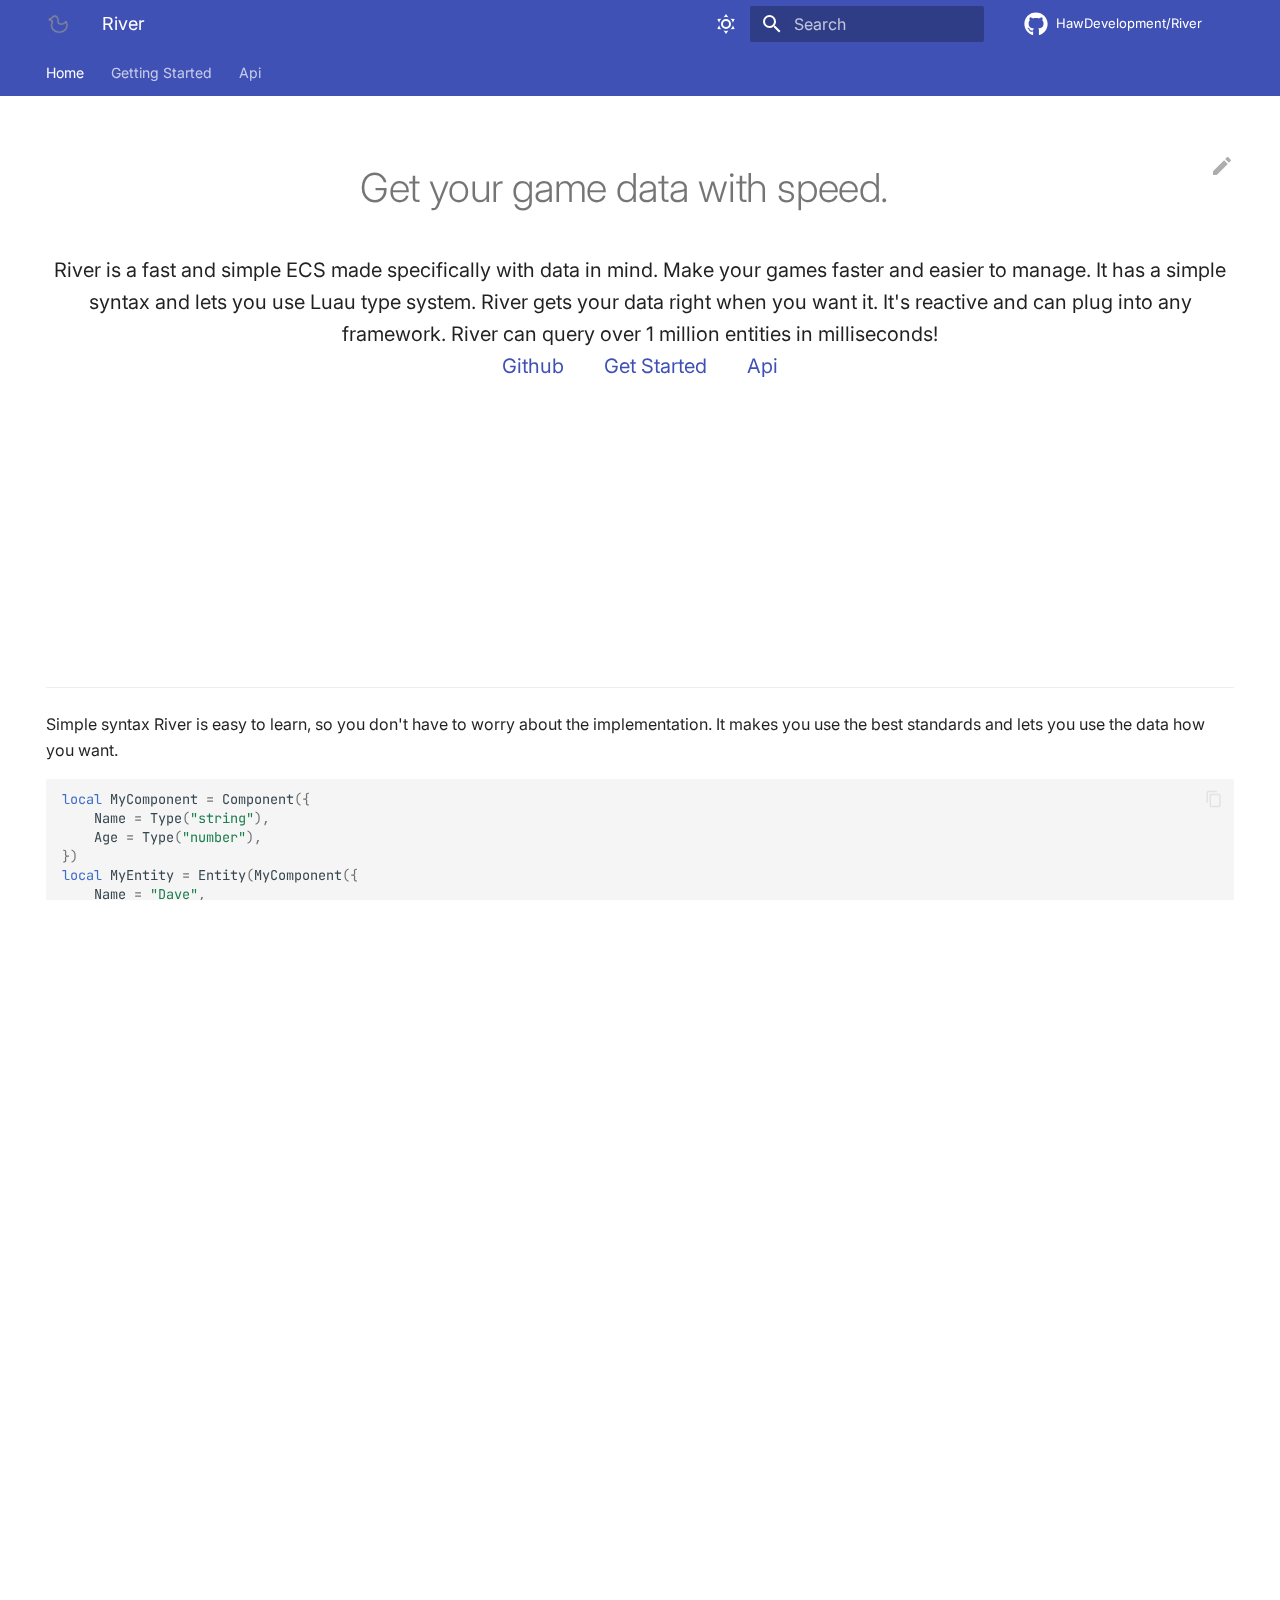
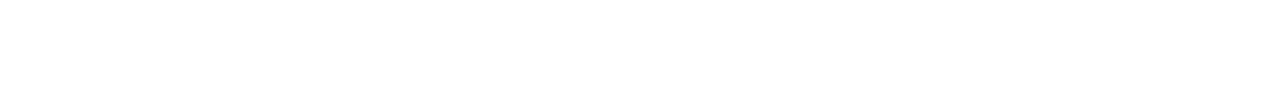
<file: index.html>
<!doctype html>
<html lang="en" class="no-js">
  <head>
    
      <meta charset="utf-8">
      <meta name="viewport" content="width=device-width,initial-scale=1">
      
      
      
      
        <link rel="canonical" href="https://HawDevelopment.github.io/River/">
      
      <link rel="icon" href="assets/FavIcon.png">
      <meta name="generator" content="mkdocs-1.2.2, mkdocs-material-7.3.3">
    
    
      
        <title>River</title>
      
    
    
      <link rel="stylesheet" href="assets/stylesheets/main.5143246d.min.css">
      
        
        <link rel="stylesheet" href="assets/stylesheets/palette.3f5d1f46.min.css">
        
      
    
    
    
      
        
        <link rel="preconnect" href="https://fonts.gstatic.com" crossorigin>
        <link rel="stylesheet" href="https://fonts.googleapis.com/css?family=Inter:300,400,400i,700%7CJetBrains+Mono&display=fallback">
        <style>:root{--md-text-font-family:"Inter";--md-code-font-family:"JetBrains Mono"}</style>
      
    
    
    
    
      


    
    
  </head>
  
  
    
    
      
    
    
    
    
    <body dir="ltr" data-md-color-scheme="slate" data-md-color-primary="" data-md-color-accent="">
  
    
    <script>function __prefix(e){return new URL(".",location).pathname+"."+e}function __get(e,t=localStorage){return JSON.parse(t.getItem(__prefix(e)))}</script>
    
      <script>var palette=__get("__palette");if(null!==palette&&"object"==typeof palette.color)for(var key in palette.color)document.body.setAttribute("data-md-color-"+key,palette.color[key])</script>
    
    <input class="md-toggle" data-md-toggle="drawer" type="checkbox" id="__drawer" autocomplete="off">
    <input class="md-toggle" data-md-toggle="search" type="checkbox" id="__search" autocomplete="off">
    <label class="md-overlay" for="__drawer"></label>
    <div data-md-component="skip">
      
        
        <a href="#are-you-ready" class="md-skip">
          Skip to content
        </a>
      
    </div>
    <div data-md-component="announce">
      
    </div>
    
      

<header class="md-header" data-md-component="header">
  <nav class="md-header__inner md-grid" aria-label="Header">
    <a href="." title="River" class="md-header__button md-logo" aria-label="River" data-md-component="logo">
      
  <img src="assets/Duck-2.png" alt="logo">

    </a>
    <label class="md-header__button md-icon" for="__drawer">
      <svg xmlns="http://www.w3.org/2000/svg" viewBox="0 0 24 24"><path d="M3 6h18v2H3V6m0 5h18v2H3v-2m0 5h18v2H3v-2z"/></svg>
    </label>
    <div class="md-header__title" data-md-component="header-title">
      <div class="md-header__ellipsis">
        <div class="md-header__topic">
          <span class="md-ellipsis">
            River
          </span>
        </div>
        <div class="md-header__topic" data-md-component="header-topic">
          <span class="md-ellipsis">
            
              Home
            
          </span>
        </div>
      </div>
    </div>
    
      <form class="md-header__option" data-md-component="palette">
        
          
          
          <input class="md-option" data-md-color-media="(prefers-color-scheme: dark)" data-md-color-scheme="slate" data-md-color-primary="" data-md-color-accent=""  aria-label="Switch to light mode"  type="radio" name="__palette" id="__palette_1">
          
            <label class="md-header__button md-icon" title="Switch to light mode" for="__palette_2" hidden>
              <svg xmlns="http://www.w3.org/2000/svg" viewBox="0 0 24 24"><path d="m17.75 4.09-2.53 1.94.91 3.06-2.63-1.81-2.63 1.81.91-3.06-2.53-1.94L12.44 4l1.06-3 1.06 3 3.19.09m3.5 6.91-1.64 1.25.59 1.98-1.7-1.17-1.7 1.17.59-1.98L15.75 11l2.06-.05L18.5 9l.69 1.95 2.06.05m-2.28 4.95c.83-.08 1.72 1.1 1.19 1.85-.32.45-.66.87-1.08 1.27C15.17 23 8.84 23 4.94 19.07c-3.91-3.9-3.91-10.24 0-14.14.4-.4.82-.76 1.27-1.08.75-.53 1.93.36 1.85 1.19-.27 2.86.69 5.83 2.89 8.02a9.96 9.96 0 0 0 8.02 2.89m-1.64 2.02a12.08 12.08 0 0 1-7.8-3.47c-2.17-2.19-3.33-5-3.49-7.82-2.81 3.14-2.7 7.96.31 10.98 3.02 3.01 7.84 3.12 10.98.31z"/></svg>
            </label>
          
        
          
          
          <input class="md-option" data-md-color-media="(prefers-color-scheme: light)" data-md-color-scheme="default" data-md-color-primary="" data-md-color-accent=""  aria-label="Switch to dark mode"  type="radio" name="__palette" id="__palette_2">
          
            <label class="md-header__button md-icon" title="Switch to dark mode" for="__palette_1" hidden>
              <svg xmlns="http://www.w3.org/2000/svg" viewBox="0 0 24 24"><path d="M12 7a5 5 0 0 1 5 5 5 5 0 0 1-5 5 5 5 0 0 1-5-5 5 5 0 0 1 5-5m0 2a3 3 0 0 0-3 3 3 3 0 0 0 3 3 3 3 0 0 0 3-3 3 3 0 0 0-3-3m0-7 2.39 3.42C13.65 5.15 12.84 5 12 5c-.84 0-1.65.15-2.39.42L12 2M3.34 7l4.16-.35A7.2 7.2 0 0 0 5.94 8.5c-.44.74-.69 1.5-.83 2.29L3.34 7m.02 10 1.76-3.77a7.131 7.131 0 0 0 2.38 4.14L3.36 17M20.65 7l-1.77 3.79a7.023 7.023 0 0 0-2.38-4.15l4.15.36m-.01 10-4.14.36c.59-.51 1.12-1.14 1.54-1.86.42-.73.69-1.5.83-2.29L20.64 17M12 22l-2.41-3.44c.74.27 1.55.44 2.41.44.82 0 1.63-.17 2.37-.44L12 22z"/></svg>
            </label>
          
        
      </form>
    
    
    
      <label class="md-header__button md-icon" for="__search">
        <svg xmlns="http://www.w3.org/2000/svg" viewBox="0 0 24 24"><path d="M9.5 3A6.5 6.5 0 0 1 16 9.5c0 1.61-.59 3.09-1.56 4.23l.27.27h.79l5 5-1.5 1.5-5-5v-.79l-.27-.27A6.516 6.516 0 0 1 9.5 16 6.5 6.5 0 0 1 3 9.5 6.5 6.5 0 0 1 9.5 3m0 2C7 5 5 7 5 9.5S7 14 9.5 14 14 12 14 9.5 12 5 9.5 5z"/></svg>
      </label>
      
<div class="md-search" data-md-component="search" role="dialog">
  <label class="md-search__overlay" for="__search"></label>
  <div class="md-search__inner" role="search">
    <form class="md-search__form" name="search">
      <input type="text" class="md-search__input" name="query" aria-label="Search" placeholder="Search" autocapitalize="off" autocorrect="off" autocomplete="off" spellcheck="false" data-md-component="search-query" required>
      <label class="md-search__icon md-icon" for="__search">
        <svg xmlns="http://www.w3.org/2000/svg" viewBox="0 0 24 24"><path d="M9.5 3A6.5 6.5 0 0 1 16 9.5c0 1.61-.59 3.09-1.56 4.23l.27.27h.79l5 5-1.5 1.5-5-5v-.79l-.27-.27A6.516 6.516 0 0 1 9.5 16 6.5 6.5 0 0 1 3 9.5 6.5 6.5 0 0 1 9.5 3m0 2C7 5 5 7 5 9.5S7 14 9.5 14 14 12 14 9.5 12 5 9.5 5z"/></svg>
        <svg xmlns="http://www.w3.org/2000/svg" viewBox="0 0 24 24"><path d="M20 11v2H8l5.5 5.5-1.42 1.42L4.16 12l7.92-7.92L13.5 5.5 8 11h12z"/></svg>
      </label>
      <nav class="md-search__options" aria-label="Search">
        
        <button type="reset" class="md-search__icon md-icon" aria-label="Clear" tabindex="-1">
          <svg xmlns="http://www.w3.org/2000/svg" viewBox="0 0 24 24"><path d="M19 6.41 17.59 5 12 10.59 6.41 5 5 6.41 10.59 12 5 17.59 6.41 19 12 13.41 17.59 19 19 17.59 13.41 12 19 6.41z"/></svg>
        </button>
      </nav>
      
    </form>
    <div class="md-search__output">
      <div class="md-search__scrollwrap" data-md-scrollfix>
        <div class="md-search-result" data-md-component="search-result">
          <div class="md-search-result__meta">
            Initializing search
          </div>
          <ol class="md-search-result__list"></ol>
        </div>
      </div>
    </div>
  </div>
</div>
    
    
      <div class="md-header__source">
        
<a href="https://github.com/HawDevelopment/River/" title="Go to repository" class="md-source" data-md-component="source">
  <div class="md-source__icon md-icon">
    
    <svg xmlns="http://www.w3.org/2000/svg" viewBox="0 0 496 512"><path d="M165.9 397.4c0 2-2.3 3.6-5.2 3.6-3.3.3-5.6-1.3-5.6-3.6 0-2 2.3-3.6 5.2-3.6 3-.3 5.6 1.3 5.6 3.6zm-31.1-4.5c-.7 2 1.3 4.3 4.3 4.9 2.6 1 5.6 0 6.2-2s-1.3-4.3-4.3-5.2c-2.6-.7-5.5.3-6.2 2.3zm44.2-1.7c-2.9.7-4.9 2.6-4.6 4.9.3 2 2.9 3.3 5.9 2.6 2.9-.7 4.9-2.6 4.6-4.6-.3-1.9-3-3.2-5.9-2.9zM244.8 8C106.1 8 0 113.3 0 252c0 110.9 69.8 205.8 169.5 239.2 12.8 2.3 17.3-5.6 17.3-12.1 0-6.2-.3-40.4-.3-61.4 0 0-70 15-84.7-29.8 0 0-11.4-29.1-27.8-36.6 0 0-22.9-15.7 1.6-15.4 0 0 24.9 2 38.6 25.8 21.9 38.6 58.6 27.5 72.9 20.9 2.3-16 8.8-27.1 16-33.7-55.9-6.2-112.3-14.3-112.3-110.5 0-27.5 7.6-41.3 23.6-58.9-2.6-6.5-11.1-33.3 2.6-67.9 20.9-6.5 69 27 69 27 20-5.6 41.5-8.5 62.8-8.5s42.8 2.9 62.8 8.5c0 0 48.1-33.6 69-27 13.7 34.7 5.2 61.4 2.6 67.9 16 17.7 25.8 31.5 25.8 58.9 0 96.5-58.9 104.2-114.8 110.5 9.2 7.9 17 22.9 17 46.4 0 33.7-.3 75.4-.3 83.6 0 6.5 4.6 14.4 17.3 12.1C428.2 457.8 496 362.9 496 252 496 113.3 383.5 8 244.8 8zM97.2 352.9c-1.3 1-1 3.3.7 5.2 1.6 1.6 3.9 2.3 5.2 1 1.3-1 1-3.3-.7-5.2-1.6-1.6-3.9-2.3-5.2-1zm-10.8-8.1c-.7 1.3.3 2.9 2.3 3.9 1.6 1 3.6.7 4.3-.7.7-1.3-.3-2.9-2.3-3.9-2-.6-3.6-.3-4.3.7zm32.4 35.6c-1.6 1.3-1 4.3 1.3 6.2 2.3 2.3 5.2 2.6 6.5 1 1.3-1.3.7-4.3-1.3-6.2-2.2-2.3-5.2-2.6-6.5-1zm-11.4-14.7c-1.6 1-1.6 3.6 0 5.9 1.6 2.3 4.3 3.3 5.6 2.3 1.6-1.3 1.6-3.9 0-6.2-1.4-2.3-4-3.3-5.6-2z"/></svg>
  </div>
  <div class="md-source__repository">
    HawDevelopment/River
  </div>
</a>
      </div>
    
  </nav>
  
</header>
    
    <div class="md-container" data-md-component="container">
      
      
        
          
            
<nav class="md-tabs" aria-label="Tabs" data-md-component="tabs">
  <div class="md-tabs__inner md-grid">
    <ul class="md-tabs__list">
      
        
  
  
    
  


  <li class="md-tabs__item">
    <a href="." class="md-tabs__link md-tabs__link--active">
      Home
    </a>
  </li>

      
        
  
  


  
  
  
    <li class="md-tabs__item">
      <a href="GetStarted/" class="md-tabs__link">
        Getting Started
      </a>
    </li>
  

      
        
  
  


  <li class="md-tabs__item">
    <a href="Api/" class="md-tabs__link">
      Api
    </a>
  </li>

      
    </ul>
  </div>
</nav>
          
        
      
      <main class="md-main" data-md-component="main">
        <div class="md-main__inner md-grid">
          
            
              
                
              
              <div class="md-sidebar md-sidebar--primary" data-md-component="sidebar" data-md-type="navigation" hidden>
                <div class="md-sidebar__scrollwrap">
                  <div class="md-sidebar__inner">
                    

  


<nav class="md-nav md-nav--primary md-nav--lifted" aria-label="Navigation" data-md-level="0">
  <label class="md-nav__title" for="__drawer">
    <a href="." title="River" class="md-nav__button md-logo" aria-label="River" data-md-component="logo">
      
  <img src="assets/Duck-2.png" alt="logo">

    </a>
    River
  </label>
  
    <div class="md-nav__source">
      
<a href="https://github.com/HawDevelopment/River/" title="Go to repository" class="md-source" data-md-component="source">
  <div class="md-source__icon md-icon">
    
    <svg xmlns="http://www.w3.org/2000/svg" viewBox="0 0 496 512"><path d="M165.9 397.4c0 2-2.3 3.6-5.2 3.6-3.3.3-5.6-1.3-5.6-3.6 0-2 2.3-3.6 5.2-3.6 3-.3 5.6 1.3 5.6 3.6zm-31.1-4.5c-.7 2 1.3 4.3 4.3 4.9 2.6 1 5.6 0 6.2-2s-1.3-4.3-4.3-5.2c-2.6-.7-5.5.3-6.2 2.3zm44.2-1.7c-2.9.7-4.9 2.6-4.6 4.9.3 2 2.9 3.3 5.9 2.6 2.9-.7 4.9-2.6 4.6-4.6-.3-1.9-3-3.2-5.9-2.9zM244.8 8C106.1 8 0 113.3 0 252c0 110.9 69.8 205.8 169.5 239.2 12.8 2.3 17.3-5.6 17.3-12.1 0-6.2-.3-40.4-.3-61.4 0 0-70 15-84.7-29.8 0 0-11.4-29.1-27.8-36.6 0 0-22.9-15.7 1.6-15.4 0 0 24.9 2 38.6 25.8 21.9 38.6 58.6 27.5 72.9 20.9 2.3-16 8.8-27.1 16-33.7-55.9-6.2-112.3-14.3-112.3-110.5 0-27.5 7.6-41.3 23.6-58.9-2.6-6.5-11.1-33.3 2.6-67.9 20.9-6.5 69 27 69 27 20-5.6 41.5-8.5 62.8-8.5s42.8 2.9 62.8 8.5c0 0 48.1-33.6 69-27 13.7 34.7 5.2 61.4 2.6 67.9 16 17.7 25.8 31.5 25.8 58.9 0 96.5-58.9 104.2-114.8 110.5 9.2 7.9 17 22.9 17 46.4 0 33.7-.3 75.4-.3 83.6 0 6.5 4.6 14.4 17.3 12.1C428.2 457.8 496 362.9 496 252 496 113.3 383.5 8 244.8 8zM97.2 352.9c-1.3 1-1 3.3.7 5.2 1.6 1.6 3.9 2.3 5.2 1 1.3-1 1-3.3-.7-5.2-1.6-1.6-3.9-2.3-5.2-1zm-10.8-8.1c-.7 1.3.3 2.9 2.3 3.9 1.6 1 3.6.7 4.3-.7.7-1.3-.3-2.9-2.3-3.9-2-.6-3.6-.3-4.3.7zm32.4 35.6c-1.6 1.3-1 4.3 1.3 6.2 2.3 2.3 5.2 2.6 6.5 1 1.3-1.3.7-4.3-1.3-6.2-2.2-2.3-5.2-2.6-6.5-1zm-11.4-14.7c-1.6 1-1.6 3.6 0 5.9 1.6 2.3 4.3 3.3 5.6 2.3 1.6-1.3 1.6-3.9 0-6.2-1.4-2.3-4-3.3-5.6-2z"/></svg>
  </div>
  <div class="md-source__repository">
    HawDevelopment/River
  </div>
</a>
    </div>
  
  <ul class="md-nav__list" data-md-scrollfix>
    
      
      
      

  
  
    
  
  
    <li class="md-nav__item md-nav__item--active">
      
      <input class="md-nav__toggle md-toggle" data-md-toggle="toc" type="checkbox" id="__toc">
      
      
      
        <label class="md-nav__link md-nav__link--active" for="__toc">
          Home
          <span class="md-nav__icon md-icon"></span>
        </label>
      
      <a href="." class="md-nav__link md-nav__link--active">
        Home
      </a>
      
        
<nav class="md-nav md-nav--secondary" aria-label="Table of contents">
  
  
  
  
    <label class="md-nav__title" for="__toc">
      <span class="md-nav__icon md-icon"></span>
      Table of contents
    </label>
    <ul class="md-nav__list" data-md-component="toc" data-md-scrollfix>
      
        <li class="md-nav__item">
  <a href="#are-you-ready" class="md-nav__link">
    Are you ready?
  </a>
  
</li>
      
    </ul>
  
</nav>
      
    </li>
  

    
      
      
      

  
  
  
    
    <li class="md-nav__item md-nav__item--nested">
      
      
        <input class="md-nav__toggle md-toggle" data-md-toggle="__nav_2" type="checkbox" id="__nav_2" >
      
      
      
      
        <label class="md-nav__link" for="__nav_2">
          Getting Started
          <span class="md-nav__icon md-icon"></span>
        </label>
      
      <nav class="md-nav" aria-label="Getting Started" data-md-level="1">
        <label class="md-nav__title" for="__nav_2">
          <span class="md-nav__icon md-icon"></span>
          Getting Started
        </label>
        <ul class="md-nav__list" data-md-scrollfix>
          
            
              
  
  
  
    <li class="md-nav__item">
      <a href="GetStarted/" class="md-nav__link">
        Getting Started
      </a>
    </li>
  

            
          
            
              
  
  
  
    <li class="md-nav__item">
      <a href="GetStarted/Data/" class="md-nav__link">
        Data
      </a>
    </li>
  

            
          
            
              
  
  
  
    <li class="md-nav__item">
      <a href="GetStarted/Systems/" class="md-nav__link">
        Systems
      </a>
    </li>
  

            
          
            
              
  
  
  
    <li class="md-nav__item">
      <a href="GetStarted/Example/" class="md-nav__link">
        Example
      </a>
    </li>
  

            
          
        </ul>
      </nav>
    </li>
  

    
      
      
      

  
  
  
    <li class="md-nav__item">
      <a href="Api/" class="md-nav__link">
        Api
      </a>
    </li>
  

    
  </ul>
</nav>
                  </div>
                </div>
              </div>
            
            
              
                
              
              <div class="md-sidebar md-sidebar--secondary" data-md-component="sidebar" data-md-type="toc" hidden>
                <div class="md-sidebar__scrollwrap">
                  <div class="md-sidebar__inner">
                    
<nav class="md-nav md-nav--secondary" aria-label="Table of contents">
  
  
  
  
    <label class="md-nav__title" for="__toc">
      <span class="md-nav__icon md-icon"></span>
      Table of contents
    </label>
    <ul class="md-nav__list" data-md-component="toc" data-md-scrollfix>
      
        <li class="md-nav__item">
  <a href="#are-you-ready" class="md-nav__link">
    Are you ready?
  </a>
  
</li>
      
    </ul>
  
</nav>
                  </div>
                </div>
              </div>
            
          
          <div class="md-content" data-md-component="content">
            <article class="md-content__inner md-typeset">
              
                
                  <a href="https://github.com/HawDevelopment/River/edit/master/docs/index.md" title="Edit this page" class="md-content__button md-icon">
                    <svg xmlns="http://www.w3.org/2000/svg" viewBox="0 0 24 24"><path d="M20.71 7.04c.39-.39.39-1.04 0-1.41l-2.34-2.34c-.37-.39-1.02-.39-1.41 0l-1.84 1.83 3.75 3.75M3 17.25V21h3.75L17.81 9.93l-3.75-3.75L3 17.25z"/></svg>
                  </a>
                
                
                <p><link rel="stylesheet" href="assets/index.css"></p>
<section class="river-home">
    <h1> Get your game data with speed. </h1>
River is a fast and simple ECS made specifically with data in mind.
Make your games faster and easier to manage. It has a simple syntax and lets you use Luau type system. River gets your data right when you want it. It's reactive and can plug into any framework. River can query over 1 million entities in milliseconds!
    <nav>
        <a href="https://github.com/HawDevelopment/River">Github</a>
        <a href="./GetStarted/">Get Started</a>
        <a href="./Api/">Api</a>
    </nav>
</section>

<hr />
<p>Simple syntax
River is easy to learn, so you don't have to worry about the implementation. It makes you use the best standards and lets you use the data how you want.</p>
<div class="highlight"><pre><span></span><code><span class="kd">local</span> <span class="n">MyComponent</span> <span class="o">=</span> <span class="n">Component</span><span class="p">({</span>
    <span class="n">Name</span> <span class="o">=</span> <span class="n">Type</span><span class="p">(</span><span class="s2">&quot;string&quot;</span><span class="p">),</span>
    <span class="n">Age</span> <span class="o">=</span> <span class="n">Type</span><span class="p">(</span><span class="s2">&quot;number&quot;</span><span class="p">),</span>
<span class="p">})</span>
<span class="kd">local</span> <span class="n">MyEntity</span> <span class="o">=</span> <span class="n">Entity</span><span class="p">(</span><span class="n">MyComponent</span><span class="p">({</span>
    <span class="n">Name</span> <span class="o">=</span> <span class="s2">&quot;Dave&quot;</span><span class="p">,</span>
    <span class="n">Age</span> <span class="o">=</span> <span class="mi">69</span><span class="p">,</span>
<span class="p">}))</span>
</code></pre></div>
<hr />
<p>Easily change your data
River makes it easy to mutate your data and lets you get the data you want.</p>
<div class="highlight"><pre><span></span><code><span class="kd">local</span> <span class="n">Position</span> <span class="o">=</span> <span class="n">Component</span><span class="p">(</span><span class="n">Type</span><span class="p">(</span><span class="s2">&quot;Vector3&quot;</span><span class="p">))</span>
<span class="kd">local</span> <span class="n">updateposition</span> <span class="o">=</span> <span class="n">System</span><span class="p">(</span><span class="kr">function</span><span class="p">(</span><span class="n">entities</span><span class="p">)</span>
    <span class="kr">for</span> <span class="n">_</span><span class="p">,</span> <span class="n">entity</span> <span class="kr">in</span> <span class="nb">pairs</span><span class="p">(</span><span class="n">entities</span><span class="p">)</span> <span class="kr">do</span>
        <span class="n">entity</span><span class="p">.</span><span class="n">Position</span> <span class="o">+=</span> <span class="n">Vector3</span><span class="p">.</span><span class="n">new</span><span class="p">(</span><span class="mi">0</span><span class="p">,</span> <span class="mi">1</span><span class="p">,</span> <span class="mi">0</span><span class="p">)</span>
    <span class="kr">end</span>
<span class="kr">end</span><span class="p">)</span>
<span class="n">updateposition</span><span class="p">:</span><span class="n">add</span><span class="p">(</span><span class="n">Query</span><span class="p">(</span><span class="n">Positon</span><span class="p">))</span>
</code></pre></div>
<hr />
<p>Run when you want
Never worry about race conditions again. You can let River handle the calling or do it yourself.</p>
<div class="highlight"><pre><span></span><code><span class="n">updateposition</span><span class="p">:</span><span class="n">call</span><span class="p">()</span>
<span class="c1">-- Or</span>
<span class="kd">local</span> <span class="n">world</span> <span class="o">=</span> <span class="n">World</span><span class="p">()</span>
<span class="n">world</span><span class="p">:</span><span class="n">add</span><span class="p">(</span><span class="n">updateposition</span><span class="p">,</span> <span class="s2">&quot;update&quot;</span><span class="p">)</span>
<span class="n">world</span><span class="p">:</span><span class="n">start</span><span class="p">()</span>
</code></pre></div>
<hr />
<h3 id="are-you-ready">Are you ready?</h3>
<p>Read how to <a href="./GetStarted/">Get Started</a> with River here!</p>
                
                  
                
              
              
                


              
            </article>
          </div>
        </div>
        
      </main>
      
        
<footer class="md-footer">
  
    <nav class="md-footer__inner md-grid" aria-label="Footer">
      
      
        
        <a href="GetStarted/" class="md-footer__link md-footer__link--next" aria-label="Next: Getting Started" rel="next">
          <div class="md-footer__title">
            <div class="md-ellipsis">
              <span class="md-footer__direction">
                Next
              </span>
              Getting Started
            </div>
          </div>
          <div class="md-footer__button md-icon">
            <svg xmlns="http://www.w3.org/2000/svg" viewBox="0 0 24 24"><path d="M4 11v2h12l-5.5 5.5 1.42 1.42L19.84 12l-7.92-7.92L10.5 5.5 16 11H4z"/></svg>
          </div>
        </a>
      
    </nav>
  
  <div class="md-footer-meta md-typeset">
    <div class="md-footer-meta__inner md-grid">
      <div class="md-footer-copyright">
        
        
          Made with
          <a href="https://squidfunk.github.io/mkdocs-material/" target="_blank" rel="noopener">
            Material for MkDocs
          </a>
        
        
      </div>
      
    </div>
  </div>
</footer>
      
    </div>
    <div class="md-dialog" data-md-component="dialog">
      <div class="md-dialog__inner md-typeset"></div>
    </div>
    <script id="__config" type="application/json">{"base": ".", "features": ["navigation.tabs"], "translations": {"clipboard.copy": "Copy to clipboard", "clipboard.copied": "Copied to clipboard", "search.config.lang": "en", "search.config.pipeline": "trimmer, stopWordFilter", "search.config.separator": "[\\s\\-]+", "search.placeholder": "Search", "search.result.placeholder": "Type to start searching", "search.result.none": "No matching documents", "search.result.one": "1 matching document", "search.result.other": "# matching documents", "search.result.more.one": "1 more on this page", "search.result.more.other": "# more on this page", "search.result.term.missing": "Missing", "select.version.title": "Select version"}, "search": "assets/javascripts/workers/search.8397ff9e.min.js", "version": null}</script>
    
    
      <script src="assets/javascripts/bundle.f89c2efe.min.js"></script>
      
    
  </body>
</html>
</file>
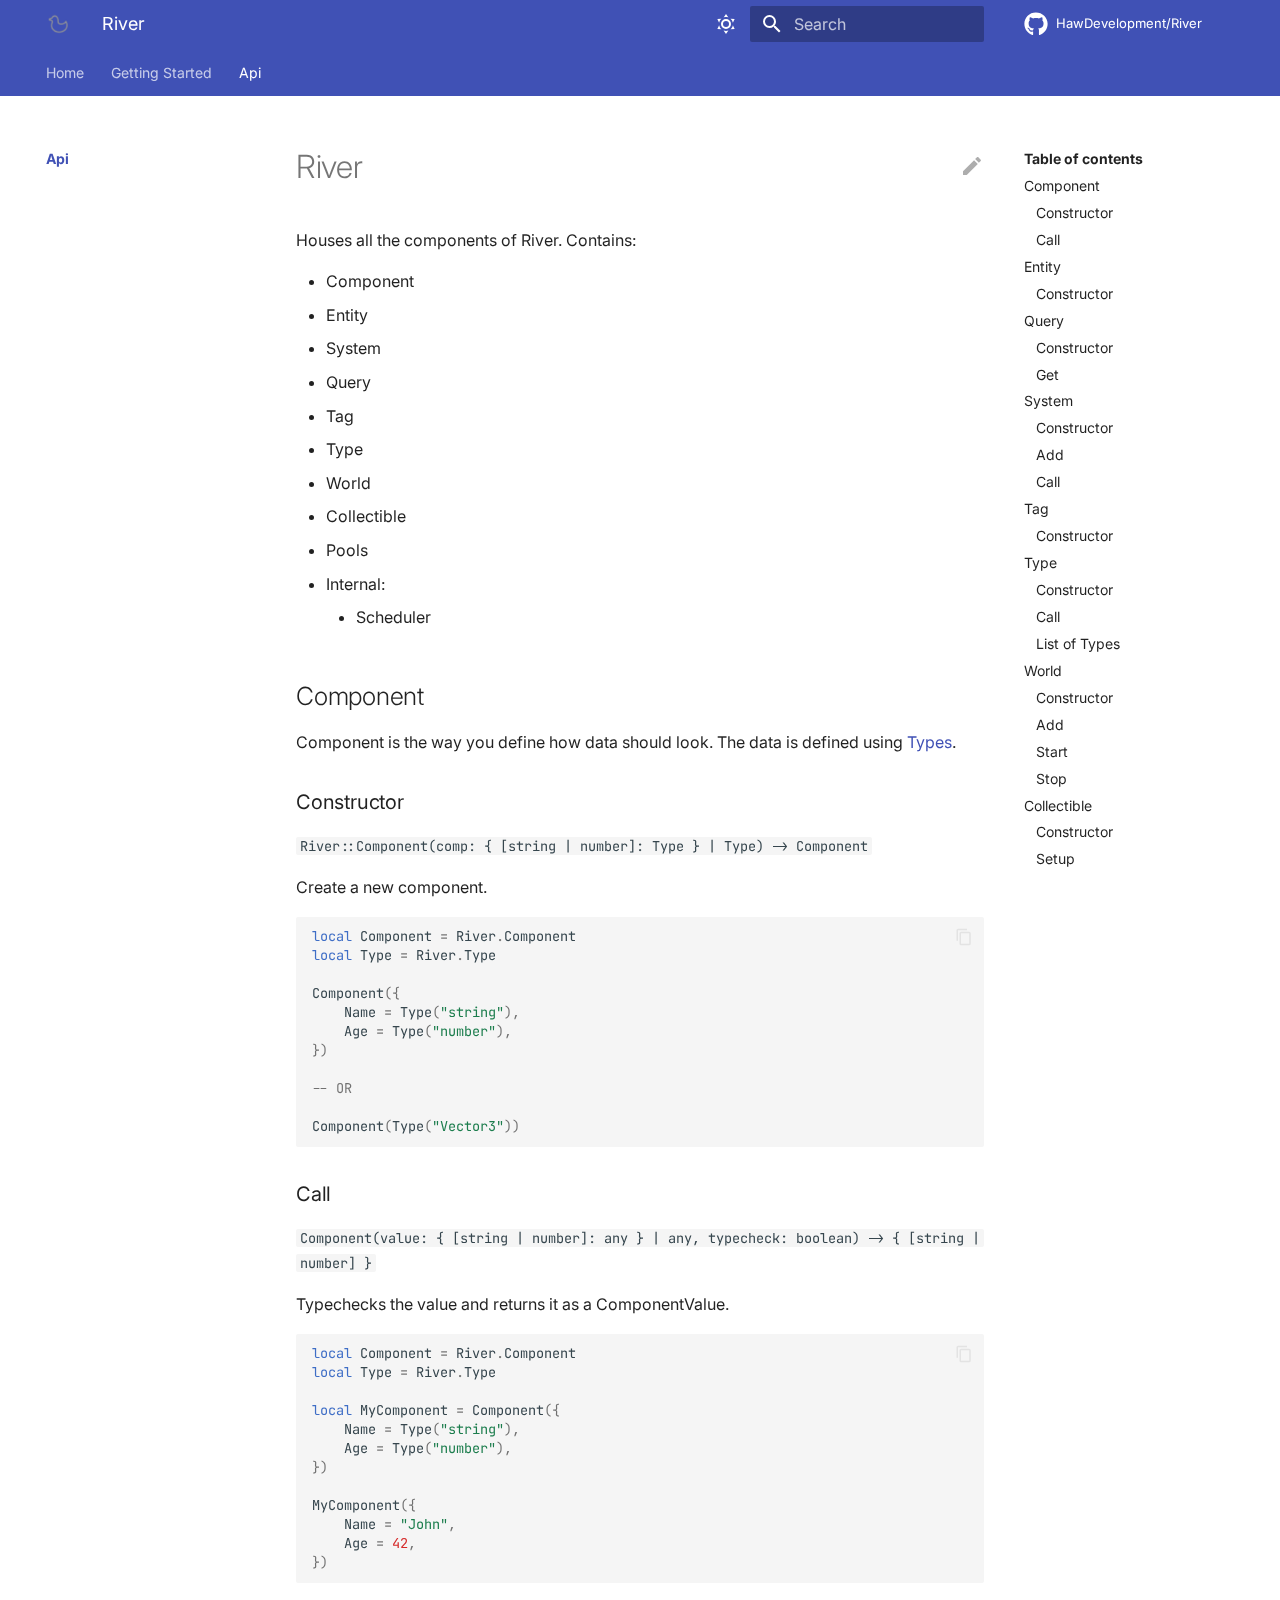
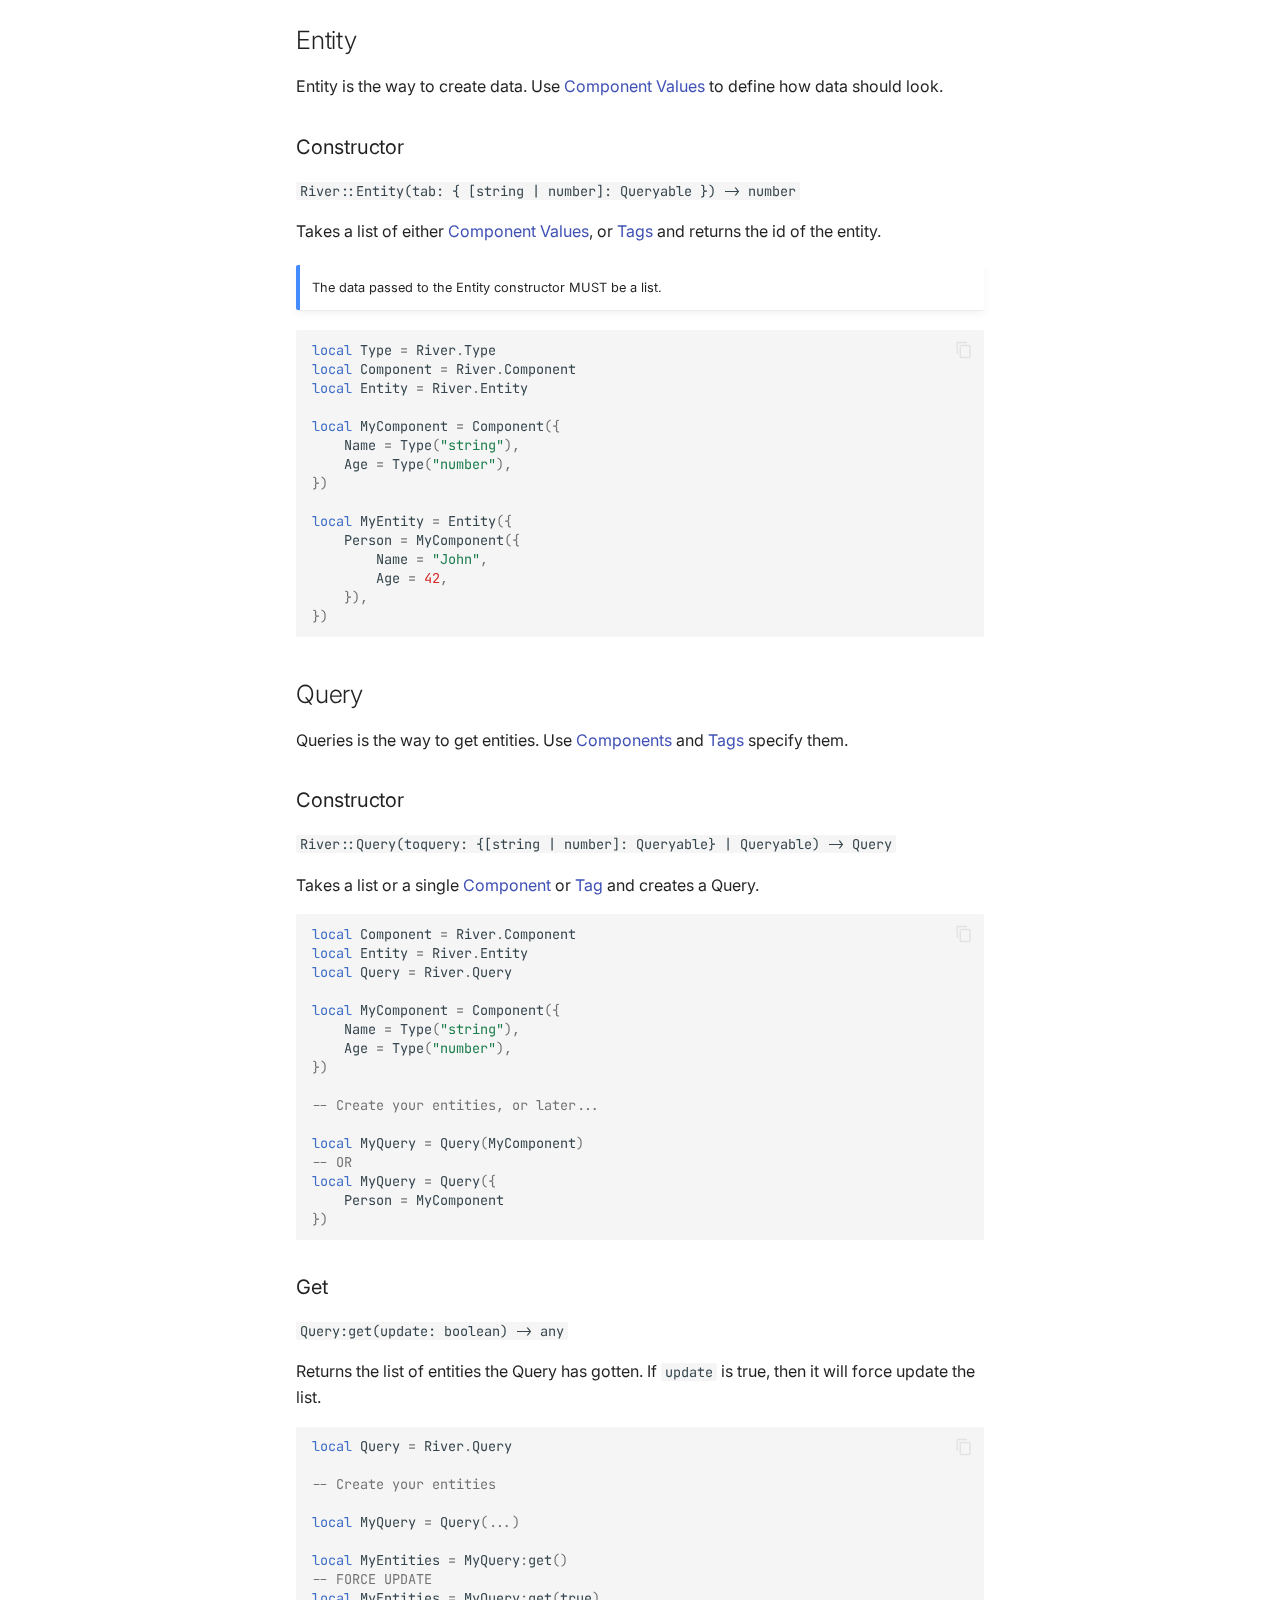
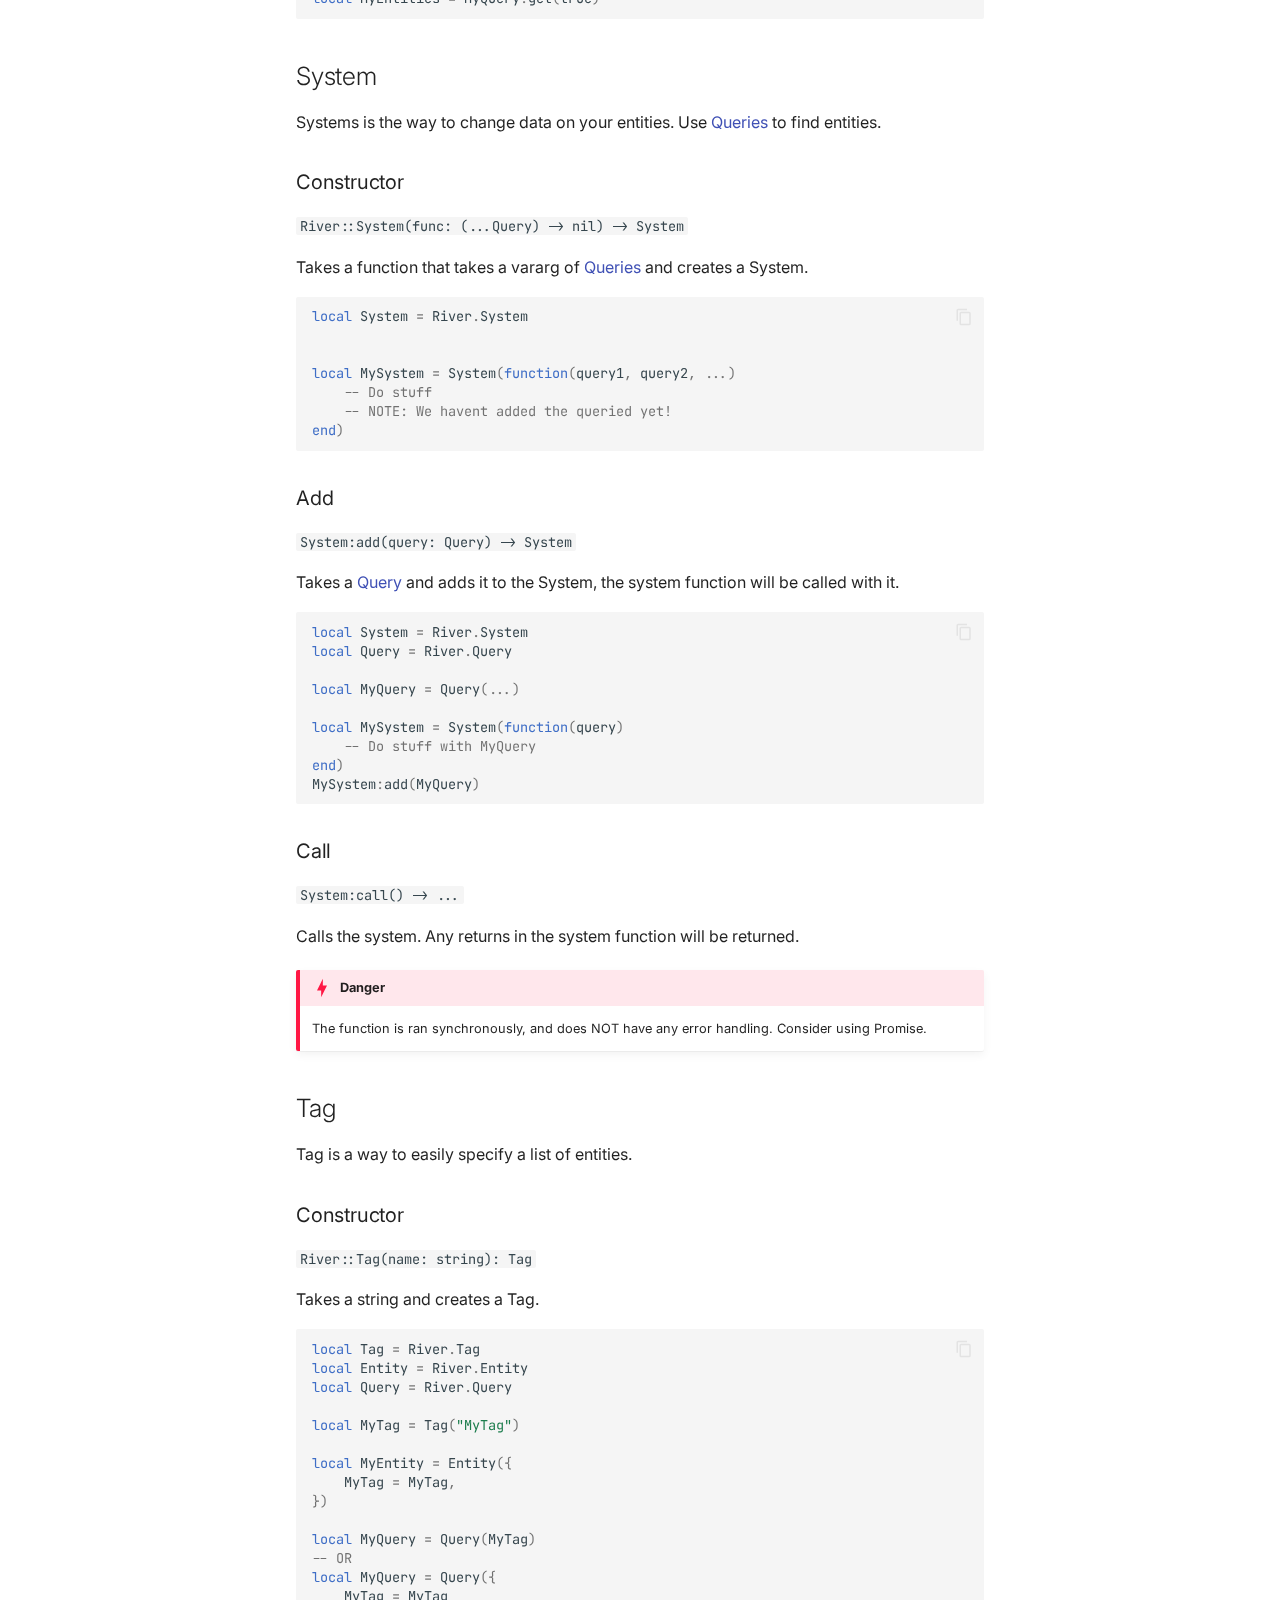
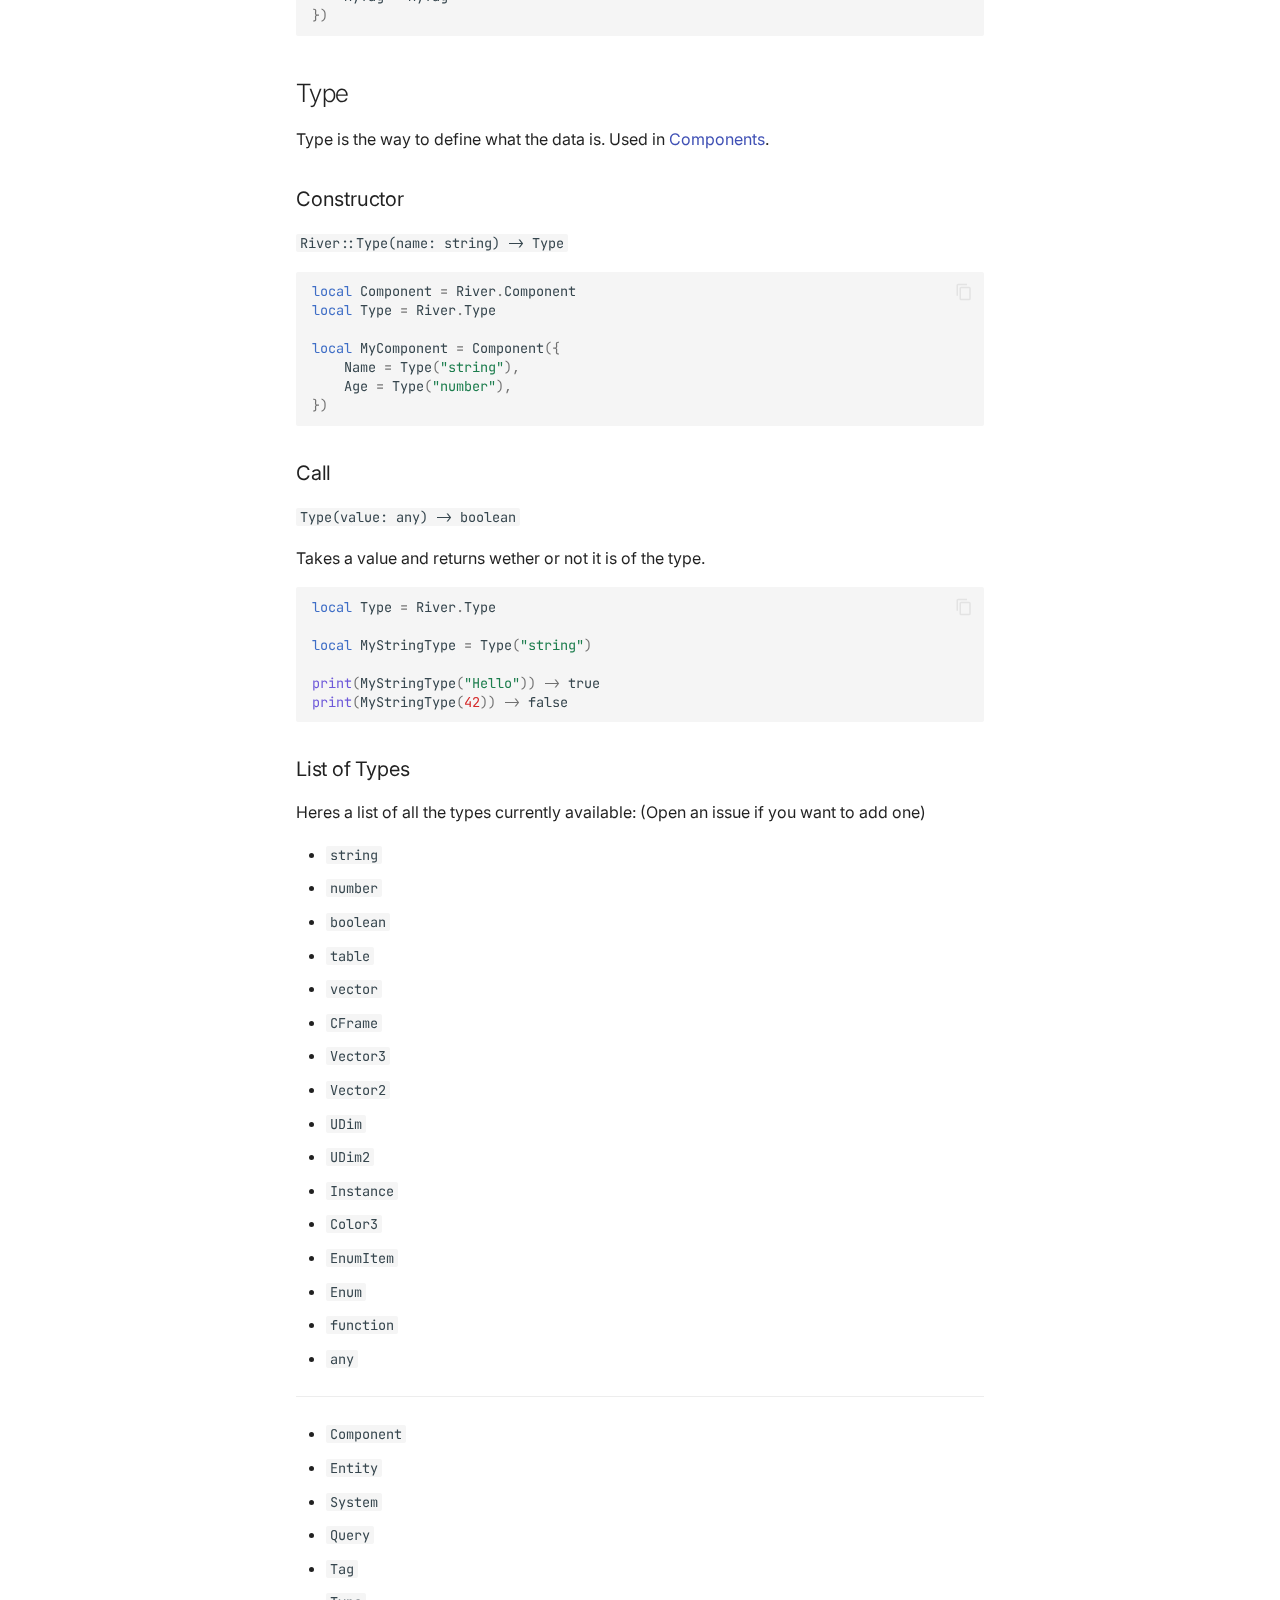
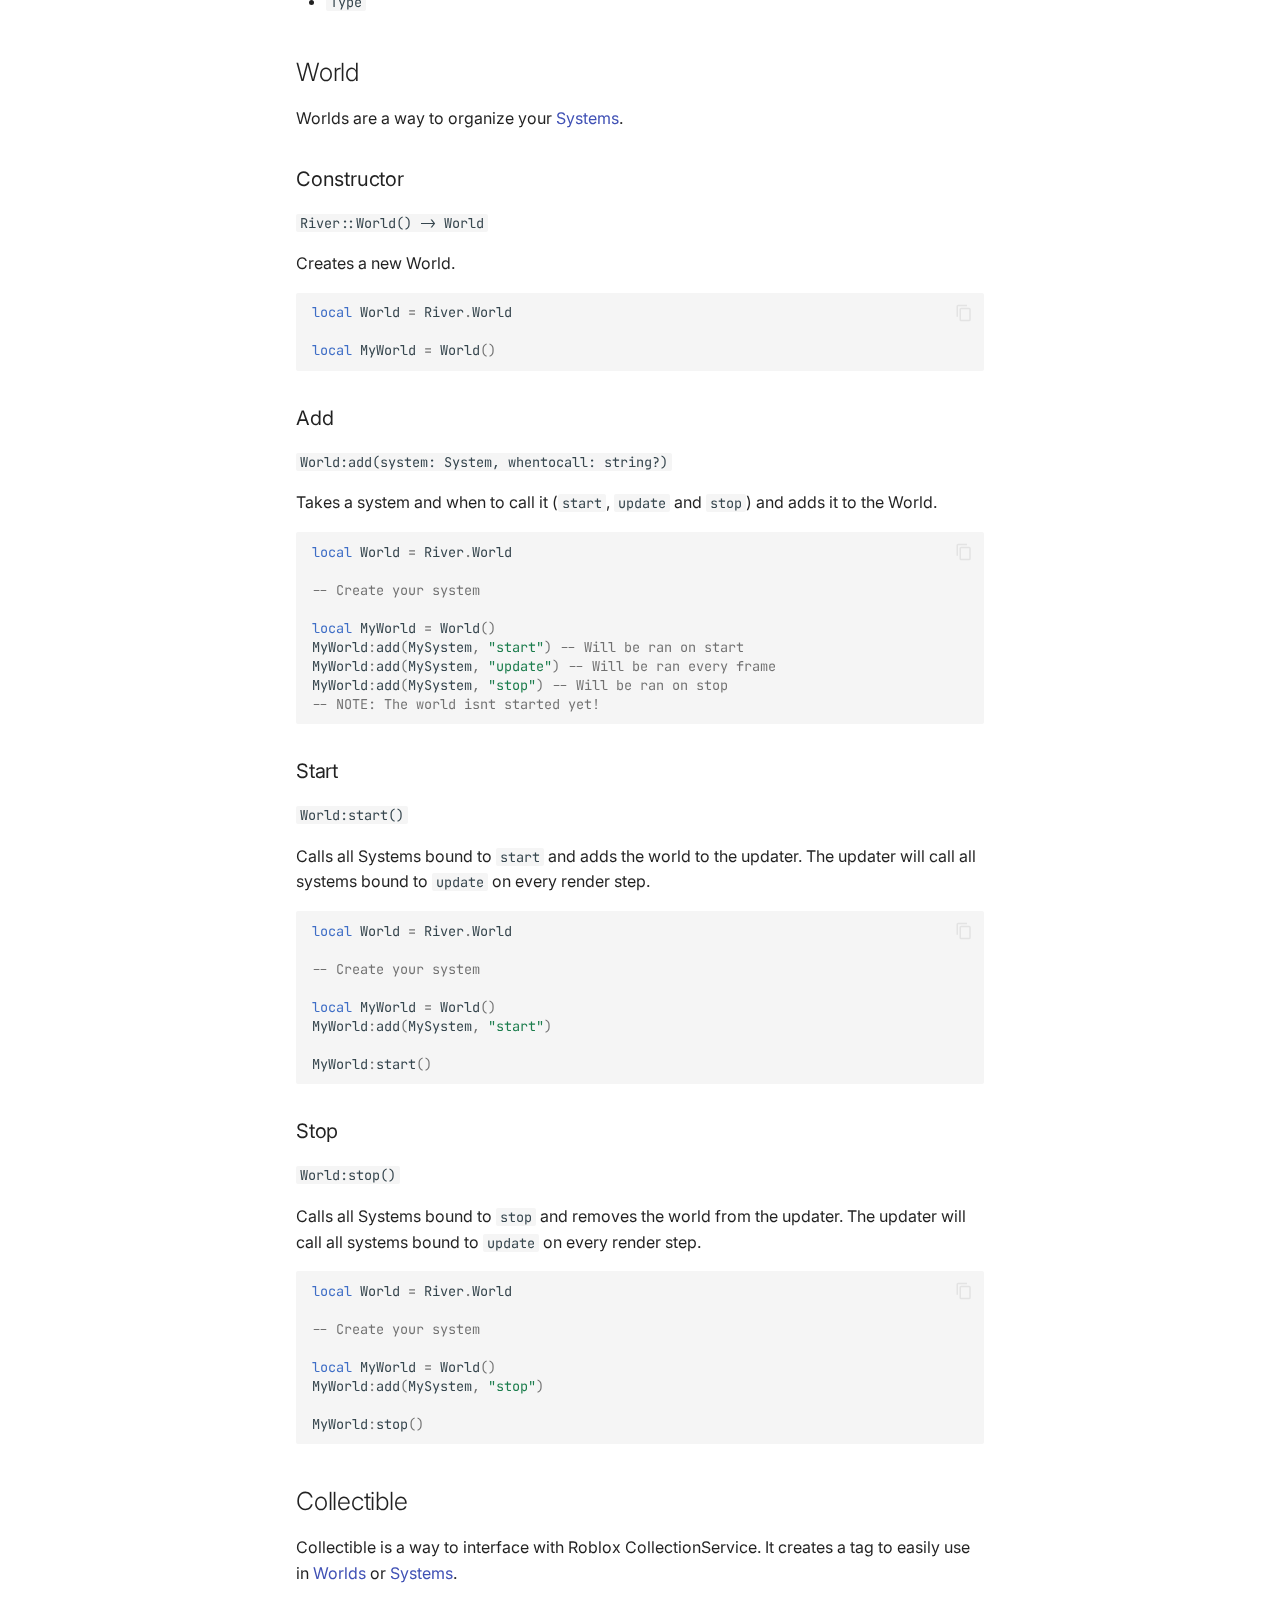
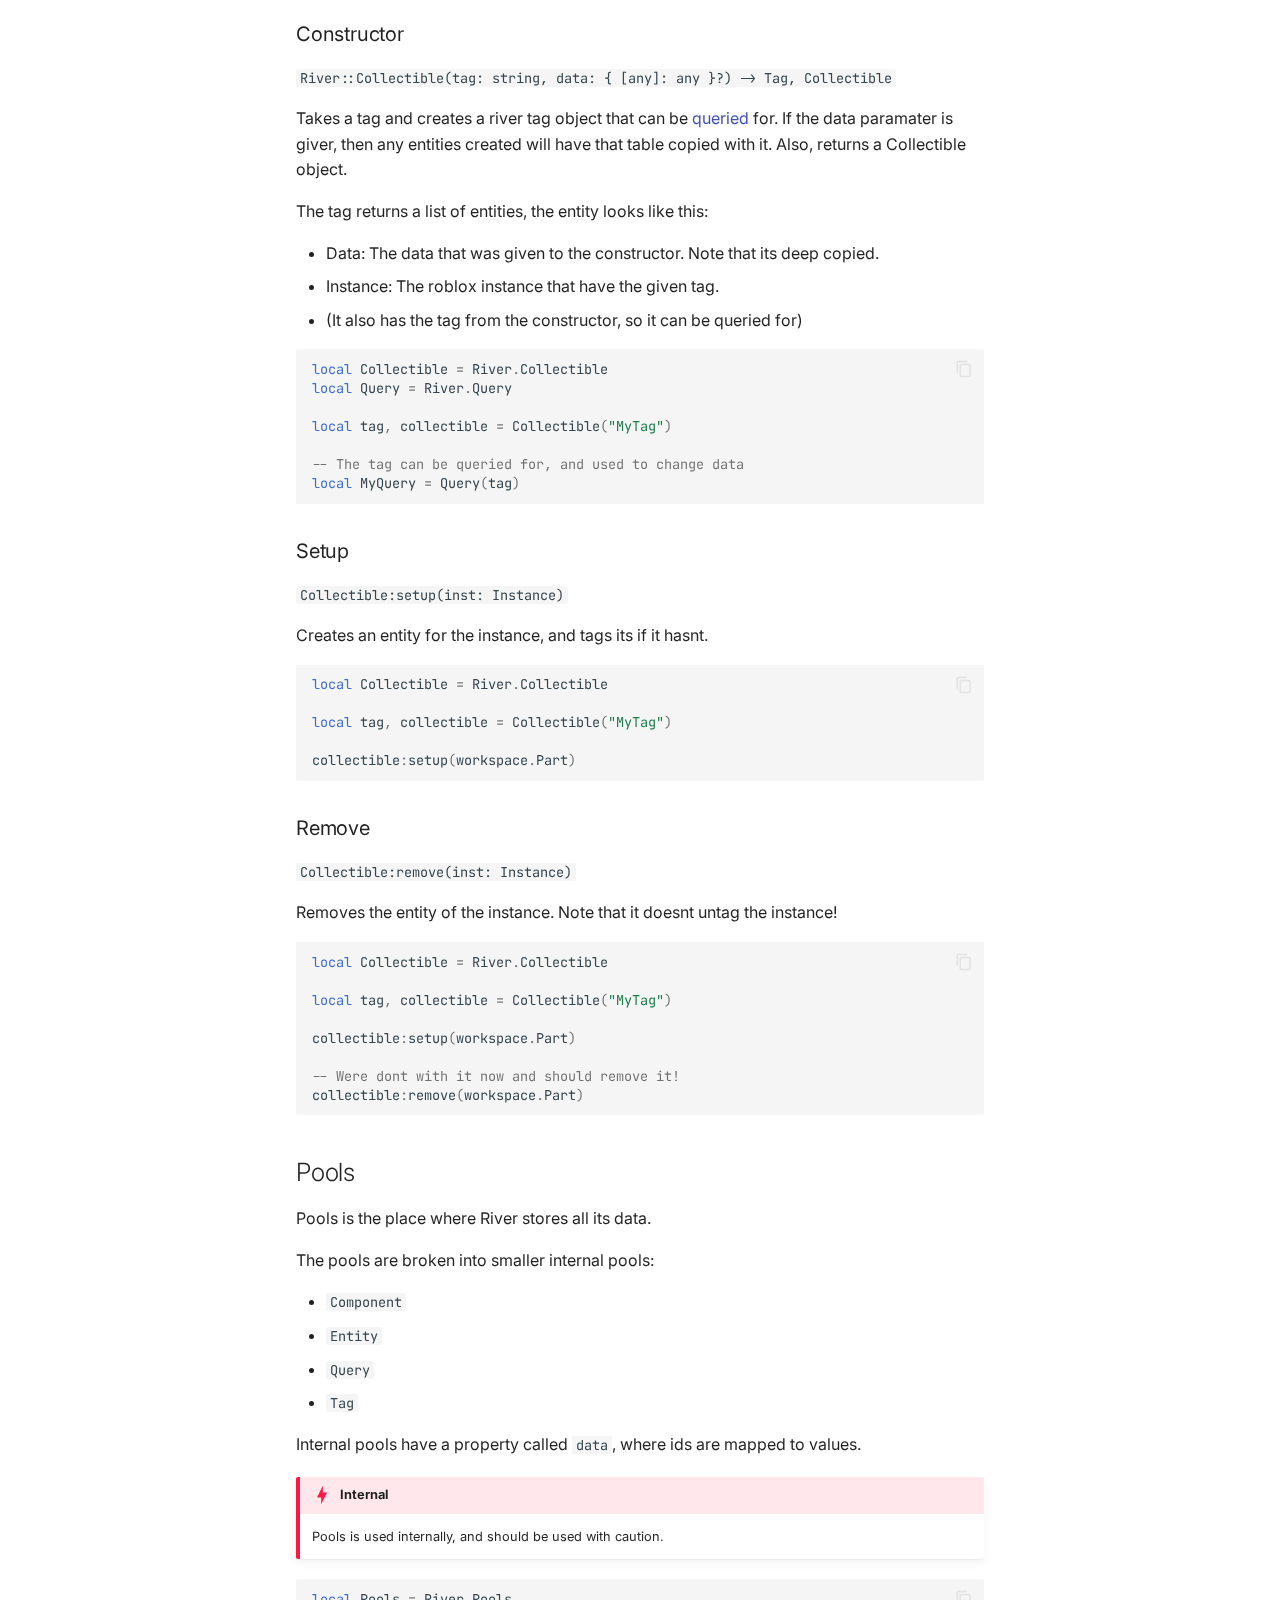
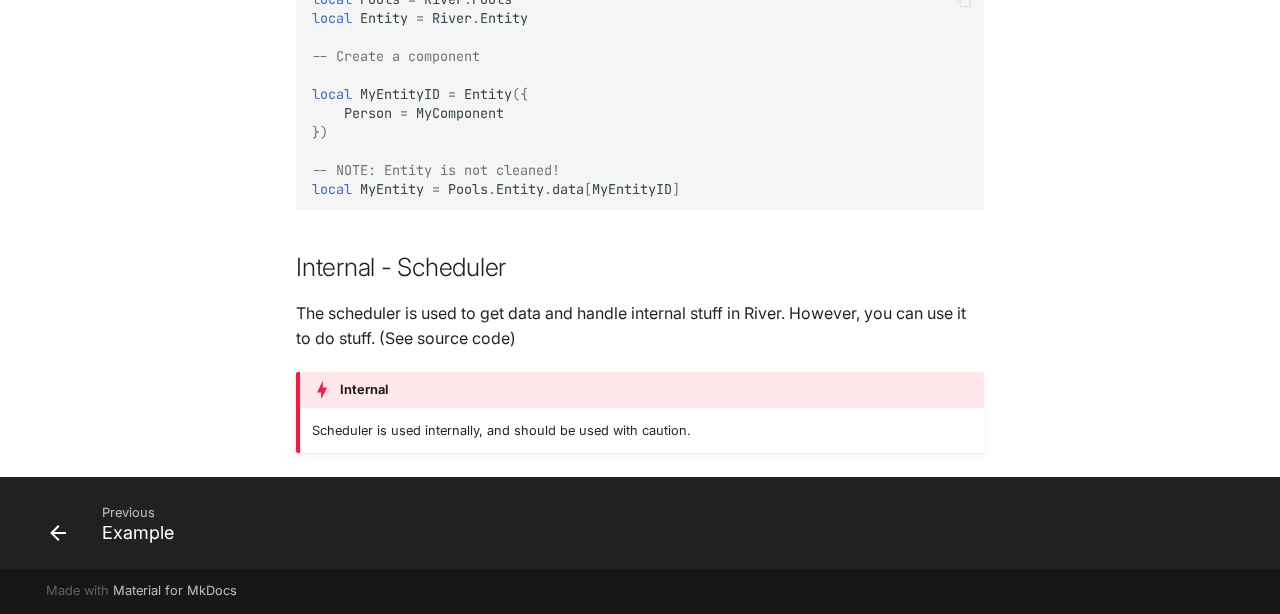
<file: Api/index.html>
<!doctype html>
<html lang="en" class="no-js">
  <head>
    
      <meta charset="utf-8">
      <meta name="viewport" content="width=device-width,initial-scale=1">
      
      
      
      
        <link rel="canonical" href="https://HawDevelopment.github.io/River/Api/">
      
      <link rel="icon" href="../assets/FavIcon.png">
      <meta name="generator" content="mkdocs-1.2.2, mkdocs-material-7.3.3">
    
    
      
        <title>Api - River</title>
      
    
    
      <link rel="stylesheet" href="../assets/stylesheets/main.5143246d.min.css">
      
        
        <link rel="stylesheet" href="../assets/stylesheets/palette.3f5d1f46.min.css">
        
      
    
    
    
      
        
        <link rel="preconnect" href="https://fonts.gstatic.com" crossorigin>
        <link rel="stylesheet" href="https://fonts.googleapis.com/css?family=Inter:300,400,400i,700%7CJetBrains+Mono&display=fallback">
        <style>:root{--md-text-font-family:"Inter";--md-code-font-family:"JetBrains Mono"}</style>
      
    
    
    
    
      


    
    
  </head>
  
  
    
    
      
    
    
    
    
    <body dir="ltr" data-md-color-scheme="slate" data-md-color-primary="" data-md-color-accent="">
  
    
    <script>function __prefix(e){return new URL("..",location).pathname+"."+e}function __get(e,t=localStorage){return JSON.parse(t.getItem(__prefix(e)))}</script>
    
      <script>var palette=__get("__palette");if(null!==palette&&"object"==typeof palette.color)for(var key in palette.color)document.body.setAttribute("data-md-color-"+key,palette.color[key])</script>
    
    <input class="md-toggle" data-md-toggle="drawer" type="checkbox" id="__drawer" autocomplete="off">
    <input class="md-toggle" data-md-toggle="search" type="checkbox" id="__search" autocomplete="off">
    <label class="md-overlay" for="__drawer"></label>
    <div data-md-component="skip">
      
        
        <a href="#river" class="md-skip">
          Skip to content
        </a>
      
    </div>
    <div data-md-component="announce">
      
    </div>
    
      

<header class="md-header" data-md-component="header">
  <nav class="md-header__inner md-grid" aria-label="Header">
    <a href=".." title="River" class="md-header__button md-logo" aria-label="River" data-md-component="logo">
      
  <img src="../assets/Duck-2.png" alt="logo">

    </a>
    <label class="md-header__button md-icon" for="__drawer">
      <svg xmlns="http://www.w3.org/2000/svg" viewBox="0 0 24 24"><path d="M3 6h18v2H3V6m0 5h18v2H3v-2m0 5h18v2H3v-2z"/></svg>
    </label>
    <div class="md-header__title" data-md-component="header-title">
      <div class="md-header__ellipsis">
        <div class="md-header__topic">
          <span class="md-ellipsis">
            River
          </span>
        </div>
        <div class="md-header__topic" data-md-component="header-topic">
          <span class="md-ellipsis">
            
              Api
            
          </span>
        </div>
      </div>
    </div>
    
      <form class="md-header__option" data-md-component="palette">
        
          
          
          <input class="md-option" data-md-color-media="(prefers-color-scheme: dark)" data-md-color-scheme="slate" data-md-color-primary="" data-md-color-accent=""  aria-label="Switch to light mode"  type="radio" name="__palette" id="__palette_1">
          
            <label class="md-header__button md-icon" title="Switch to light mode" for="__palette_2" hidden>
              <svg xmlns="http://www.w3.org/2000/svg" viewBox="0 0 24 24"><path d="m17.75 4.09-2.53 1.94.91 3.06-2.63-1.81-2.63 1.81.91-3.06-2.53-1.94L12.44 4l1.06-3 1.06 3 3.19.09m3.5 6.91-1.64 1.25.59 1.98-1.7-1.17-1.7 1.17.59-1.98L15.75 11l2.06-.05L18.5 9l.69 1.95 2.06.05m-2.28 4.95c.83-.08 1.72 1.1 1.19 1.85-.32.45-.66.87-1.08 1.27C15.17 23 8.84 23 4.94 19.07c-3.91-3.9-3.91-10.24 0-14.14.4-.4.82-.76 1.27-1.08.75-.53 1.93.36 1.85 1.19-.27 2.86.69 5.83 2.89 8.02a9.96 9.96 0 0 0 8.02 2.89m-1.64 2.02a12.08 12.08 0 0 1-7.8-3.47c-2.17-2.19-3.33-5-3.49-7.82-2.81 3.14-2.7 7.96.31 10.98 3.02 3.01 7.84 3.12 10.98.31z"/></svg>
            </label>
          
        
          
          
          <input class="md-option" data-md-color-media="(prefers-color-scheme: light)" data-md-color-scheme="default" data-md-color-primary="" data-md-color-accent=""  aria-label="Switch to dark mode"  type="radio" name="__palette" id="__palette_2">
          
            <label class="md-header__button md-icon" title="Switch to dark mode" for="__palette_1" hidden>
              <svg xmlns="http://www.w3.org/2000/svg" viewBox="0 0 24 24"><path d="M12 7a5 5 0 0 1 5 5 5 5 0 0 1-5 5 5 5 0 0 1-5-5 5 5 0 0 1 5-5m0 2a3 3 0 0 0-3 3 3 3 0 0 0 3 3 3 3 0 0 0 3-3 3 3 0 0 0-3-3m0-7 2.39 3.42C13.65 5.15 12.84 5 12 5c-.84 0-1.65.15-2.39.42L12 2M3.34 7l4.16-.35A7.2 7.2 0 0 0 5.94 8.5c-.44.74-.69 1.5-.83 2.29L3.34 7m.02 10 1.76-3.77a7.131 7.131 0 0 0 2.38 4.14L3.36 17M20.65 7l-1.77 3.79a7.023 7.023 0 0 0-2.38-4.15l4.15.36m-.01 10-4.14.36c.59-.51 1.12-1.14 1.54-1.86.42-.73.69-1.5.83-2.29L20.64 17M12 22l-2.41-3.44c.74.27 1.55.44 2.41.44.82 0 1.63-.17 2.37-.44L12 22z"/></svg>
            </label>
          
        
      </form>
    
    
    
      <label class="md-header__button md-icon" for="__search">
        <svg xmlns="http://www.w3.org/2000/svg" viewBox="0 0 24 24"><path d="M9.5 3A6.5 6.5 0 0 1 16 9.5c0 1.61-.59 3.09-1.56 4.23l.27.27h.79l5 5-1.5 1.5-5-5v-.79l-.27-.27A6.516 6.516 0 0 1 9.5 16 6.5 6.5 0 0 1 3 9.5 6.5 6.5 0 0 1 9.5 3m0 2C7 5 5 7 5 9.5S7 14 9.5 14 14 12 14 9.5 12 5 9.5 5z"/></svg>
      </label>
      
<div class="md-search" data-md-component="search" role="dialog">
  <label class="md-search__overlay" for="__search"></label>
  <div class="md-search__inner" role="search">
    <form class="md-search__form" name="search">
      <input type="text" class="md-search__input" name="query" aria-label="Search" placeholder="Search" autocapitalize="off" autocorrect="off" autocomplete="off" spellcheck="false" data-md-component="search-query" required>
      <label class="md-search__icon md-icon" for="__search">
        <svg xmlns="http://www.w3.org/2000/svg" viewBox="0 0 24 24"><path d="M9.5 3A6.5 6.5 0 0 1 16 9.5c0 1.61-.59 3.09-1.56 4.23l.27.27h.79l5 5-1.5 1.5-5-5v-.79l-.27-.27A6.516 6.516 0 0 1 9.5 16 6.5 6.5 0 0 1 3 9.5 6.5 6.5 0 0 1 9.5 3m0 2C7 5 5 7 5 9.5S7 14 9.5 14 14 12 14 9.5 12 5 9.5 5z"/></svg>
        <svg xmlns="http://www.w3.org/2000/svg" viewBox="0 0 24 24"><path d="M20 11v2H8l5.5 5.5-1.42 1.42L4.16 12l7.92-7.92L13.5 5.5 8 11h12z"/></svg>
      </label>
      <nav class="md-search__options" aria-label="Search">
        
        <button type="reset" class="md-search__icon md-icon" aria-label="Clear" tabindex="-1">
          <svg xmlns="http://www.w3.org/2000/svg" viewBox="0 0 24 24"><path d="M19 6.41 17.59 5 12 10.59 6.41 5 5 6.41 10.59 12 5 17.59 6.41 19 12 13.41 17.59 19 19 17.59 13.41 12 19 6.41z"/></svg>
        </button>
      </nav>
      
    </form>
    <div class="md-search__output">
      <div class="md-search__scrollwrap" data-md-scrollfix>
        <div class="md-search-result" data-md-component="search-result">
          <div class="md-search-result__meta">
            Initializing search
          </div>
          <ol class="md-search-result__list"></ol>
        </div>
      </div>
    </div>
  </div>
</div>
    
    
      <div class="md-header__source">
        
<a href="https://github.com/HawDevelopment/River/" title="Go to repository" class="md-source" data-md-component="source">
  <div class="md-source__icon md-icon">
    
    <svg xmlns="http://www.w3.org/2000/svg" viewBox="0 0 496 512"><path d="M165.9 397.4c0 2-2.3 3.6-5.2 3.6-3.3.3-5.6-1.3-5.6-3.6 0-2 2.3-3.6 5.2-3.6 3-.3 5.6 1.3 5.6 3.6zm-31.1-4.5c-.7 2 1.3 4.3 4.3 4.9 2.6 1 5.6 0 6.2-2s-1.3-4.3-4.3-5.2c-2.6-.7-5.5.3-6.2 2.3zm44.2-1.7c-2.9.7-4.9 2.6-4.6 4.9.3 2 2.9 3.3 5.9 2.6 2.9-.7 4.9-2.6 4.6-4.6-.3-1.9-3-3.2-5.9-2.9zM244.8 8C106.1 8 0 113.3 0 252c0 110.9 69.8 205.8 169.5 239.2 12.8 2.3 17.3-5.6 17.3-12.1 0-6.2-.3-40.4-.3-61.4 0 0-70 15-84.7-29.8 0 0-11.4-29.1-27.8-36.6 0 0-22.9-15.7 1.6-15.4 0 0 24.9 2 38.6 25.8 21.9 38.6 58.6 27.5 72.9 20.9 2.3-16 8.8-27.1 16-33.7-55.9-6.2-112.3-14.3-112.3-110.5 0-27.5 7.6-41.3 23.6-58.9-2.6-6.5-11.1-33.3 2.6-67.9 20.9-6.5 69 27 69 27 20-5.6 41.5-8.5 62.8-8.5s42.8 2.9 62.8 8.5c0 0 48.1-33.6 69-27 13.7 34.7 5.2 61.4 2.6 67.9 16 17.7 25.8 31.5 25.8 58.9 0 96.5-58.9 104.2-114.8 110.5 9.2 7.9 17 22.9 17 46.4 0 33.7-.3 75.4-.3 83.6 0 6.5 4.6 14.4 17.3 12.1C428.2 457.8 496 362.9 496 252 496 113.3 383.5 8 244.8 8zM97.2 352.9c-1.3 1-1 3.3.7 5.2 1.6 1.6 3.9 2.3 5.2 1 1.3-1 1-3.3-.7-5.2-1.6-1.6-3.9-2.3-5.2-1zm-10.8-8.1c-.7 1.3.3 2.9 2.3 3.9 1.6 1 3.6.7 4.3-.7.7-1.3-.3-2.9-2.3-3.9-2-.6-3.6-.3-4.3.7zm32.4 35.6c-1.6 1.3-1 4.3 1.3 6.2 2.3 2.3 5.2 2.6 6.5 1 1.3-1.3.7-4.3-1.3-6.2-2.2-2.3-5.2-2.6-6.5-1zm-11.4-14.7c-1.6 1-1.6 3.6 0 5.9 1.6 2.3 4.3 3.3 5.6 2.3 1.6-1.3 1.6-3.9 0-6.2-1.4-2.3-4-3.3-5.6-2z"/></svg>
  </div>
  <div class="md-source__repository">
    HawDevelopment/River
  </div>
</a>
      </div>
    
  </nav>
  
</header>
    
    <div class="md-container" data-md-component="container">
      
      
        
          
            
<nav class="md-tabs" aria-label="Tabs" data-md-component="tabs">
  <div class="md-tabs__inner md-grid">
    <ul class="md-tabs__list">
      
        
  
  


  <li class="md-tabs__item">
    <a href=".." class="md-tabs__link">
      Home
    </a>
  </li>

      
        
  
  


  
  
  
    <li class="md-tabs__item">
      <a href="../GetStarted/" class="md-tabs__link">
        Getting Started
      </a>
    </li>
  

      
        
  
  
    
  


  <li class="md-tabs__item">
    <a href="./" class="md-tabs__link md-tabs__link--active">
      Api
    </a>
  </li>

      
    </ul>
  </div>
</nav>
          
        
      
      <main class="md-main" data-md-component="main">
        <div class="md-main__inner md-grid">
          
            
              
              <div class="md-sidebar md-sidebar--primary" data-md-component="sidebar" data-md-type="navigation" >
                <div class="md-sidebar__scrollwrap">
                  <div class="md-sidebar__inner">
                    

  


<nav class="md-nav md-nav--primary md-nav--lifted" aria-label="Navigation" data-md-level="0">
  <label class="md-nav__title" for="__drawer">
    <a href=".." title="River" class="md-nav__button md-logo" aria-label="River" data-md-component="logo">
      
  <img src="../assets/Duck-2.png" alt="logo">

    </a>
    River
  </label>
  
    <div class="md-nav__source">
      
<a href="https://github.com/HawDevelopment/River/" title="Go to repository" class="md-source" data-md-component="source">
  <div class="md-source__icon md-icon">
    
    <svg xmlns="http://www.w3.org/2000/svg" viewBox="0 0 496 512"><path d="M165.9 397.4c0 2-2.3 3.6-5.2 3.6-3.3.3-5.6-1.3-5.6-3.6 0-2 2.3-3.6 5.2-3.6 3-.3 5.6 1.3 5.6 3.6zm-31.1-4.5c-.7 2 1.3 4.3 4.3 4.9 2.6 1 5.6 0 6.2-2s-1.3-4.3-4.3-5.2c-2.6-.7-5.5.3-6.2 2.3zm44.2-1.7c-2.9.7-4.9 2.6-4.6 4.9.3 2 2.9 3.3 5.9 2.6 2.9-.7 4.9-2.6 4.6-4.6-.3-1.9-3-3.2-5.9-2.9zM244.8 8C106.1 8 0 113.3 0 252c0 110.9 69.8 205.8 169.5 239.2 12.8 2.3 17.3-5.6 17.3-12.1 0-6.2-.3-40.4-.3-61.4 0 0-70 15-84.7-29.8 0 0-11.4-29.1-27.8-36.6 0 0-22.9-15.7 1.6-15.4 0 0 24.9 2 38.6 25.8 21.9 38.6 58.6 27.5 72.9 20.9 2.3-16 8.8-27.1 16-33.7-55.9-6.2-112.3-14.3-112.3-110.5 0-27.5 7.6-41.3 23.6-58.9-2.6-6.5-11.1-33.3 2.6-67.9 20.9-6.5 69 27 69 27 20-5.6 41.5-8.5 62.8-8.5s42.8 2.9 62.8 8.5c0 0 48.1-33.6 69-27 13.7 34.7 5.2 61.4 2.6 67.9 16 17.7 25.8 31.5 25.8 58.9 0 96.5-58.9 104.2-114.8 110.5 9.2 7.9 17 22.9 17 46.4 0 33.7-.3 75.4-.3 83.6 0 6.5 4.6 14.4 17.3 12.1C428.2 457.8 496 362.9 496 252 496 113.3 383.5 8 244.8 8zM97.2 352.9c-1.3 1-1 3.3.7 5.2 1.6 1.6 3.9 2.3 5.2 1 1.3-1 1-3.3-.7-5.2-1.6-1.6-3.9-2.3-5.2-1zm-10.8-8.1c-.7 1.3.3 2.9 2.3 3.9 1.6 1 3.6.7 4.3-.7.7-1.3-.3-2.9-2.3-3.9-2-.6-3.6-.3-4.3.7zm32.4 35.6c-1.6 1.3-1 4.3 1.3 6.2 2.3 2.3 5.2 2.6 6.5 1 1.3-1.3.7-4.3-1.3-6.2-2.2-2.3-5.2-2.6-6.5-1zm-11.4-14.7c-1.6 1-1.6 3.6 0 5.9 1.6 2.3 4.3 3.3 5.6 2.3 1.6-1.3 1.6-3.9 0-6.2-1.4-2.3-4-3.3-5.6-2z"/></svg>
  </div>
  <div class="md-source__repository">
    HawDevelopment/River
  </div>
</a>
    </div>
  
  <ul class="md-nav__list" data-md-scrollfix>
    
      
      
      

  
  
  
    <li class="md-nav__item">
      <a href=".." class="md-nav__link">
        Home
      </a>
    </li>
  

    
      
      
      

  
  
  
    
    <li class="md-nav__item md-nav__item--nested">
      
      
        <input class="md-nav__toggle md-toggle" data-md-toggle="__nav_2" type="checkbox" id="__nav_2" >
      
      
      
      
        <label class="md-nav__link" for="__nav_2">
          Getting Started
          <span class="md-nav__icon md-icon"></span>
        </label>
      
      <nav class="md-nav" aria-label="Getting Started" data-md-level="1">
        <label class="md-nav__title" for="__nav_2">
          <span class="md-nav__icon md-icon"></span>
          Getting Started
        </label>
        <ul class="md-nav__list" data-md-scrollfix>
          
            
              
  
  
  
    <li class="md-nav__item">
      <a href="../GetStarted/" class="md-nav__link">
        Getting Started
      </a>
    </li>
  

            
          
            
              
  
  
  
    <li class="md-nav__item">
      <a href="../GetStarted/Data/" class="md-nav__link">
        Data
      </a>
    </li>
  

            
          
            
              
  
  
  
    <li class="md-nav__item">
      <a href="../GetStarted/Systems/" class="md-nav__link">
        Systems
      </a>
    </li>
  

            
          
            
              
  
  
  
    <li class="md-nav__item">
      <a href="../GetStarted/Example/" class="md-nav__link">
        Example
      </a>
    </li>
  

            
          
        </ul>
      </nav>
    </li>
  

    
      
      
      

  
  
    
  
  
    <li class="md-nav__item md-nav__item--active">
      
      <input class="md-nav__toggle md-toggle" data-md-toggle="toc" type="checkbox" id="__toc">
      
      
        
      
      
        <label class="md-nav__link md-nav__link--active" for="__toc">
          Api
          <span class="md-nav__icon md-icon"></span>
        </label>
      
      <a href="./" class="md-nav__link md-nav__link--active">
        Api
      </a>
      
        
<nav class="md-nav md-nav--secondary" aria-label="Table of contents">
  
  
  
    
  
  
    <label class="md-nav__title" for="__toc">
      <span class="md-nav__icon md-icon"></span>
      Table of contents
    </label>
    <ul class="md-nav__list" data-md-component="toc" data-md-scrollfix>
      
        <li class="md-nav__item">
  <a href="#component" class="md-nav__link">
    Component
  </a>
  
    <nav class="md-nav" aria-label="Component">
      <ul class="md-nav__list">
        
          <li class="md-nav__item">
  <a href="#constructor" class="md-nav__link">
    Constructor
  </a>
  
</li>
        
          <li class="md-nav__item">
  <a href="#call" class="md-nav__link">
    Call
  </a>
  
</li>
        
      </ul>
    </nav>
  
</li>
      
        <li class="md-nav__item">
  <a href="#entity" class="md-nav__link">
    Entity
  </a>
  
    <nav class="md-nav" aria-label="Entity">
      <ul class="md-nav__list">
        
          <li class="md-nav__item">
  <a href="#constructor_1" class="md-nav__link">
    Constructor
  </a>
  
</li>
        
      </ul>
    </nav>
  
</li>
      
        <li class="md-nav__item">
  <a href="#query" class="md-nav__link">
    Query
  </a>
  
    <nav class="md-nav" aria-label="Query">
      <ul class="md-nav__list">
        
          <li class="md-nav__item">
  <a href="#constructor_2" class="md-nav__link">
    Constructor
  </a>
  
</li>
        
          <li class="md-nav__item">
  <a href="#get" class="md-nav__link">
    Get
  </a>
  
</li>
        
      </ul>
    </nav>
  
</li>
      
        <li class="md-nav__item">
  <a href="#system" class="md-nav__link">
    System
  </a>
  
    <nav class="md-nav" aria-label="System">
      <ul class="md-nav__list">
        
          <li class="md-nav__item">
  <a href="#constructor_3" class="md-nav__link">
    Constructor
  </a>
  
</li>
        
          <li class="md-nav__item">
  <a href="#add" class="md-nav__link">
    Add
  </a>
  
</li>
        
          <li class="md-nav__item">
  <a href="#call_1" class="md-nav__link">
    Call
  </a>
  
</li>
        
      </ul>
    </nav>
  
</li>
      
        <li class="md-nav__item">
  <a href="#tag" class="md-nav__link">
    Tag
  </a>
  
    <nav class="md-nav" aria-label="Tag">
      <ul class="md-nav__list">
        
          <li class="md-nav__item">
  <a href="#constructor_4" class="md-nav__link">
    Constructor
  </a>
  
</li>
        
      </ul>
    </nav>
  
</li>
      
        <li class="md-nav__item">
  <a href="#type" class="md-nav__link">
    Type
  </a>
  
    <nav class="md-nav" aria-label="Type">
      <ul class="md-nav__list">
        
          <li class="md-nav__item">
  <a href="#constructor_5" class="md-nav__link">
    Constructor
  </a>
  
</li>
        
          <li class="md-nav__item">
  <a href="#call_2" class="md-nav__link">
    Call
  </a>
  
</li>
        
          <li class="md-nav__item">
  <a href="#list-of-types" class="md-nav__link">
    List of Types
  </a>
  
</li>
        
      </ul>
    </nav>
  
</li>
      
        <li class="md-nav__item">
  <a href="#world" class="md-nav__link">
    World
  </a>
  
    <nav class="md-nav" aria-label="World">
      <ul class="md-nav__list">
        
          <li class="md-nav__item">
  <a href="#constructor_6" class="md-nav__link">
    Constructor
  </a>
  
</li>
        
          <li class="md-nav__item">
  <a href="#add_1" class="md-nav__link">
    Add
  </a>
  
</li>
        
          <li class="md-nav__item">
  <a href="#start" class="md-nav__link">
    Start
  </a>
  
</li>
        
          <li class="md-nav__item">
  <a href="#stop" class="md-nav__link">
    Stop
  </a>
  
</li>
        
      </ul>
    </nav>
  
</li>
      
        <li class="md-nav__item">
  <a href="#collectible" class="md-nav__link">
    Collectible
  </a>
  
    <nav class="md-nav" aria-label="Collectible">
      <ul class="md-nav__list">
        
          <li class="md-nav__item">
  <a href="#constructor_7" class="md-nav__link">
    Constructor
  </a>
  
</li>
        
          <li class="md-nav__item">
  <a href="#setup" class="md-nav__link">
    Setup
  </a>
  
</li>
        
          <li class="md-nav__item">
  <a href="#remove" class="md-nav__link">
    Remove
  </a>
  
</li>
        
      </ul>
    </nav>
  
</li>
      
        <li class="md-nav__item">
  <a href="#pools" class="md-nav__link">
    Pools
  </a>
  
</li>
      
        <li class="md-nav__item">
  <a href="#internal-scheduler" class="md-nav__link">
    Internal - Scheduler
  </a>
  
</li>
      
    </ul>
  
</nav>
      
    </li>
  

    
  </ul>
</nav>
                  </div>
                </div>
              </div>
            
            
              
              <div class="md-sidebar md-sidebar--secondary" data-md-component="sidebar" data-md-type="toc" >
                <div class="md-sidebar__scrollwrap">
                  <div class="md-sidebar__inner">
                    
<nav class="md-nav md-nav--secondary" aria-label="Table of contents">
  
  
  
    
  
  
    <label class="md-nav__title" for="__toc">
      <span class="md-nav__icon md-icon"></span>
      Table of contents
    </label>
    <ul class="md-nav__list" data-md-component="toc" data-md-scrollfix>
      
        <li class="md-nav__item">
  <a href="#component" class="md-nav__link">
    Component
  </a>
  
    <nav class="md-nav" aria-label="Component">
      <ul class="md-nav__list">
        
          <li class="md-nav__item">
  <a href="#constructor" class="md-nav__link">
    Constructor
  </a>
  
</li>
        
          <li class="md-nav__item">
  <a href="#call" class="md-nav__link">
    Call
  </a>
  
</li>
        
      </ul>
    </nav>
  
</li>
      
        <li class="md-nav__item">
  <a href="#entity" class="md-nav__link">
    Entity
  </a>
  
    <nav class="md-nav" aria-label="Entity">
      <ul class="md-nav__list">
        
          <li class="md-nav__item">
  <a href="#constructor_1" class="md-nav__link">
    Constructor
  </a>
  
</li>
        
      </ul>
    </nav>
  
</li>
      
        <li class="md-nav__item">
  <a href="#query" class="md-nav__link">
    Query
  </a>
  
    <nav class="md-nav" aria-label="Query">
      <ul class="md-nav__list">
        
          <li class="md-nav__item">
  <a href="#constructor_2" class="md-nav__link">
    Constructor
  </a>
  
</li>
        
          <li class="md-nav__item">
  <a href="#get" class="md-nav__link">
    Get
  </a>
  
</li>
        
      </ul>
    </nav>
  
</li>
      
        <li class="md-nav__item">
  <a href="#system" class="md-nav__link">
    System
  </a>
  
    <nav class="md-nav" aria-label="System">
      <ul class="md-nav__list">
        
          <li class="md-nav__item">
  <a href="#constructor_3" class="md-nav__link">
    Constructor
  </a>
  
</li>
        
          <li class="md-nav__item">
  <a href="#add" class="md-nav__link">
    Add
  </a>
  
</li>
        
          <li class="md-nav__item">
  <a href="#call_1" class="md-nav__link">
    Call
  </a>
  
</li>
        
      </ul>
    </nav>
  
</li>
      
        <li class="md-nav__item">
  <a href="#tag" class="md-nav__link">
    Tag
  </a>
  
    <nav class="md-nav" aria-label="Tag">
      <ul class="md-nav__list">
        
          <li class="md-nav__item">
  <a href="#constructor_4" class="md-nav__link">
    Constructor
  </a>
  
</li>
        
      </ul>
    </nav>
  
</li>
      
        <li class="md-nav__item">
  <a href="#type" class="md-nav__link">
    Type
  </a>
  
    <nav class="md-nav" aria-label="Type">
      <ul class="md-nav__list">
        
          <li class="md-nav__item">
  <a href="#constructor_5" class="md-nav__link">
    Constructor
  </a>
  
</li>
        
          <li class="md-nav__item">
  <a href="#call_2" class="md-nav__link">
    Call
  </a>
  
</li>
        
          <li class="md-nav__item">
  <a href="#list-of-types" class="md-nav__link">
    List of Types
  </a>
  
</li>
        
      </ul>
    </nav>
  
</li>
      
        <li class="md-nav__item">
  <a href="#world" class="md-nav__link">
    World
  </a>
  
    <nav class="md-nav" aria-label="World">
      <ul class="md-nav__list">
        
          <li class="md-nav__item">
  <a href="#constructor_6" class="md-nav__link">
    Constructor
  </a>
  
</li>
        
          <li class="md-nav__item">
  <a href="#add_1" class="md-nav__link">
    Add
  </a>
  
</li>
        
          <li class="md-nav__item">
  <a href="#start" class="md-nav__link">
    Start
  </a>
  
</li>
        
          <li class="md-nav__item">
  <a href="#stop" class="md-nav__link">
    Stop
  </a>
  
</li>
        
      </ul>
    </nav>
  
</li>
      
        <li class="md-nav__item">
  <a href="#collectible" class="md-nav__link">
    Collectible
  </a>
  
    <nav class="md-nav" aria-label="Collectible">
      <ul class="md-nav__list">
        
          <li class="md-nav__item">
  <a href="#constructor_7" class="md-nav__link">
    Constructor
  </a>
  
</li>
        
          <li class="md-nav__item">
  <a href="#setup" class="md-nav__link">
    Setup
  </a>
  
</li>
        
          <li class="md-nav__item">
  <a href="#remove" class="md-nav__link">
    Remove
  </a>
  
</li>
        
      </ul>
    </nav>
  
</li>
      
        <li class="md-nav__item">
  <a href="#pools" class="md-nav__link">
    Pools
  </a>
  
</li>
      
        <li class="md-nav__item">
  <a href="#internal-scheduler" class="md-nav__link">
    Internal - Scheduler
  </a>
  
</li>
      
    </ul>
  
</nav>
                  </div>
                </div>
              </div>
            
          
          <div class="md-content" data-md-component="content">
            <article class="md-content__inner md-typeset">
              
                
                  <a href="https://github.com/HawDevelopment/River/edit/master/docs/Api.md" title="Edit this page" class="md-content__button md-icon">
                    <svg xmlns="http://www.w3.org/2000/svg" viewBox="0 0 24 24"><path d="M20.71 7.04c.39-.39.39-1.04 0-1.41l-2.34-2.34c-.37-.39-1.02-.39-1.41 0l-1.84 1.83 3.75 3.75M3 17.25V21h3.75L17.81 9.93l-3.75-3.75L3 17.25z"/></svg>
                  </a>
                
                
                <h1 id="river">River</h1>
<p>Houses all the components of River.
Contains:</p>
<ul>
<li>Component</li>
<li>Entity</li>
<li>System</li>
<li>Query</li>
<li>Tag</li>
<li>Type</li>
<li>World</li>
<li>Collectible</li>
<li>Pools</li>
<li>Internal:<ul>
<li>Scheduler</li>
</ul>
</li>
</ul>
<h2 id="component">Component</h2>
<p>Component is the way you define how data should look.
The data is defined using <a href="/#Types">Types</a>.</p>
<h3 id="constructor">Constructor</h3>
<p><code>River::Component(comp: { [string | number]: Type } | Type) -&gt; Component</code></p>
<p>Create a new component.</p>
<div class="highlight"><pre><span></span><code><span class="kd">local</span> <span class="n">Component</span> <span class="o">=</span> <span class="n">River</span><span class="p">.</span><span class="n">Component</span>
<span class="kd">local</span> <span class="n">Type</span> <span class="o">=</span> <span class="n">River</span><span class="p">.</span><span class="n">Type</span>

<span class="n">Component</span><span class="p">({</span>
    <span class="n">Name</span> <span class="o">=</span> <span class="n">Type</span><span class="p">(</span><span class="s2">&quot;string&quot;</span><span class="p">),</span>
    <span class="n">Age</span> <span class="o">=</span> <span class="n">Type</span><span class="p">(</span><span class="s2">&quot;number&quot;</span><span class="p">),</span>
<span class="p">})</span>

<span class="c1">-- OR</span>

<span class="n">Component</span><span class="p">(</span><span class="n">Type</span><span class="p">(</span><span class="s2">&quot;Vector3&quot;</span><span class="p">))</span>
</code></pre></div>
<h3 id="call">Call</h3>
<p><code>Component(value: { [string | number]: any } | any, typecheck: boolean) -&gt; { [string | number] }</code></p>
<p>Typechecks the value and returns it as a ComponentValue.</p>
<div class="highlight"><pre><span></span><code><span class="kd">local</span> <span class="n">Component</span> <span class="o">=</span> <span class="n">River</span><span class="p">.</span><span class="n">Component</span>
<span class="kd">local</span> <span class="n">Type</span> <span class="o">=</span> <span class="n">River</span><span class="p">.</span><span class="n">Type</span>

<span class="kd">local</span> <span class="n">MyComponent</span> <span class="o">=</span> <span class="n">Component</span><span class="p">({</span>
    <span class="n">Name</span> <span class="o">=</span> <span class="n">Type</span><span class="p">(</span><span class="s2">&quot;string&quot;</span><span class="p">),</span>
    <span class="n">Age</span> <span class="o">=</span> <span class="n">Type</span><span class="p">(</span><span class="s2">&quot;number&quot;</span><span class="p">),</span>
<span class="p">})</span>

<span class="n">MyComponent</span><span class="p">({</span>
    <span class="n">Name</span> <span class="o">=</span> <span class="s2">&quot;John&quot;</span><span class="p">,</span>
    <span class="n">Age</span> <span class="o">=</span> <span class="mi">42</span><span class="p">,</span>
<span class="p">})</span>
</code></pre></div>
<h2 id="entity">Entity</h2>
<p>Entity is the way to create data. Use <a href="./#call">Component Values</a> to define how data should look.</p>
<h3 id="constructor_1">Constructor</h3>
<p><code>River::Entity(tab: { [string | number]: Queryable }) -&gt; number</code></p>
<p>Takes a list of either <a href="./#call">Component Values</a>,
or <a href="./#tag">Tags</a> and returns the id of the entity.</p>
<div class="admonition note">
<p>The data passed to the Entity constructor MUST be a list.</p>
</div>
<div class="highlight"><pre><span></span><code><span class="kd">local</span> <span class="n">Type</span> <span class="o">=</span> <span class="n">River</span><span class="p">.</span><span class="n">Type</span>
<span class="kd">local</span> <span class="n">Component</span> <span class="o">=</span> <span class="n">River</span><span class="p">.</span><span class="n">Component</span>
<span class="kd">local</span> <span class="n">Entity</span> <span class="o">=</span> <span class="n">River</span><span class="p">.</span><span class="n">Entity</span>

<span class="kd">local</span> <span class="n">MyComponent</span> <span class="o">=</span> <span class="n">Component</span><span class="p">({</span>
    <span class="n">Name</span> <span class="o">=</span> <span class="n">Type</span><span class="p">(</span><span class="s2">&quot;string&quot;</span><span class="p">),</span>
    <span class="n">Age</span> <span class="o">=</span> <span class="n">Type</span><span class="p">(</span><span class="s2">&quot;number&quot;</span><span class="p">),</span>
<span class="p">})</span>

<span class="kd">local</span> <span class="n">MyEntity</span> <span class="o">=</span> <span class="n">Entity</span><span class="p">({</span>
    <span class="n">Person</span> <span class="o">=</span> <span class="n">MyComponent</span><span class="p">({</span>
        <span class="n">Name</span> <span class="o">=</span> <span class="s2">&quot;John&quot;</span><span class="p">,</span>
        <span class="n">Age</span> <span class="o">=</span> <span class="mi">42</span><span class="p">,</span>
    <span class="p">}),</span>
<span class="p">})</span>
</code></pre></div>
<h2 id="query">Query</h2>
<p>Queries is the way to get entities. Use <a href="./component">Components</a> and <a href="./#tag">Tags</a> specify them.</p>
<h3 id="constructor_2">Constructor</h3>
<p><code>River::Query(toquery: {[string | number]: Queryable} | Queryable) -&gt; Query</code></p>
<p>Takes a list or a single <a href="./#component">Component</a> or <a href="./#tag">Tag</a> and creates a Query.</p>
<div class="highlight"><pre><span></span><code><span class="kd">local</span> <span class="n">Component</span> <span class="o">=</span> <span class="n">River</span><span class="p">.</span><span class="n">Component</span>
<span class="kd">local</span> <span class="n">Entity</span> <span class="o">=</span> <span class="n">River</span><span class="p">.</span><span class="n">Entity</span>
<span class="kd">local</span> <span class="n">Query</span> <span class="o">=</span> <span class="n">River</span><span class="p">.</span><span class="n">Query</span>

<span class="kd">local</span> <span class="n">MyComponent</span> <span class="o">=</span> <span class="n">Component</span><span class="p">({</span>
    <span class="n">Name</span> <span class="o">=</span> <span class="n">Type</span><span class="p">(</span><span class="s2">&quot;string&quot;</span><span class="p">),</span>
    <span class="n">Age</span> <span class="o">=</span> <span class="n">Type</span><span class="p">(</span><span class="s2">&quot;number&quot;</span><span class="p">),</span>
<span class="p">})</span>

<span class="c1">-- Create your entities, or later...</span>

<span class="kd">local</span> <span class="n">MyQuery</span> <span class="o">=</span> <span class="n">Query</span><span class="p">(</span><span class="n">MyComponent</span><span class="p">)</span>
<span class="c1">-- OR</span>
<span class="kd">local</span> <span class="n">MyQuery</span> <span class="o">=</span> <span class="n">Query</span><span class="p">({</span>
    <span class="n">Person</span> <span class="o">=</span> <span class="n">MyComponent</span>
<span class="p">})</span>
</code></pre></div>
<h3 id="get">Get</h3>
<p><code>Query:get(update: boolean) -&gt; any</code></p>
<p>Returns the list of entities the Query has gotten. If <code>update</code> is true, then it will force update the list.</p>
<div class="highlight"><pre><span></span><code><span class="kd">local</span> <span class="n">Query</span> <span class="o">=</span> <span class="n">River</span><span class="p">.</span><span class="n">Query</span>

<span class="c1">-- Create your entities</span>

<span class="kd">local</span> <span class="n">MyQuery</span> <span class="o">=</span> <span class="n">Query</span><span class="p">(...)</span>

<span class="kd">local</span> <span class="n">MyEntities</span> <span class="o">=</span> <span class="n">MyQuery</span><span class="p">:</span><span class="n">get</span><span class="p">()</span>
<span class="c1">-- FORCE UPDATE</span>
<span class="kd">local</span> <span class="n">MyEntities</span> <span class="o">=</span> <span class="n">MyQuery</span><span class="p">:</span><span class="n">get</span><span class="p">(</span><span class="kc">true</span><span class="p">)</span>
</code></pre></div>
<h2 id="system">System</h2>
<p>Systems is the way to change data on your entities. Use <a href="./#query">Queries</a> to find entities.</p>
<h3 id="constructor_3">Constructor</h3>
<p><code>River::System(func: (...Query) -&gt; nil) -&gt; System</code></p>
<p>Takes a function that takes a vararg of <a href="./#query">Queries</a> and creates a System.</p>
<div class="highlight"><pre><span></span><code><span class="kd">local</span> <span class="n">System</span> <span class="o">=</span> <span class="n">River</span><span class="p">.</span><span class="n">System</span>


<span class="kd">local</span> <span class="n">MySystem</span> <span class="o">=</span> <span class="n">System</span><span class="p">(</span><span class="kr">function</span><span class="p">(</span><span class="n">query1</span><span class="p">,</span> <span class="n">query2</span><span class="p">,</span> <span class="p">...)</span>
    <span class="c1">-- Do stuff</span>
    <span class="c1">-- NOTE: We havent added the queried yet!</span>
<span class="kr">end</span><span class="p">)</span>
</code></pre></div>
<h3 id="add">Add</h3>
<p><code>System:add(query: Query) -&gt; System</code></p>
<p>Takes a <a href="./#query">Query</a> and adds it to the System, the system function will be called with it.</p>
<div class="highlight"><pre><span></span><code><span class="kd">local</span> <span class="n">System</span> <span class="o">=</span> <span class="n">River</span><span class="p">.</span><span class="n">System</span>
<span class="kd">local</span> <span class="n">Query</span> <span class="o">=</span> <span class="n">River</span><span class="p">.</span><span class="n">Query</span>

<span class="kd">local</span> <span class="n">MyQuery</span> <span class="o">=</span> <span class="n">Query</span><span class="p">(...)</span>

<span class="kd">local</span> <span class="n">MySystem</span> <span class="o">=</span> <span class="n">System</span><span class="p">(</span><span class="kr">function</span><span class="p">(</span><span class="n">query</span><span class="p">)</span>
    <span class="c1">-- Do stuff with MyQuery</span>
<span class="kr">end</span><span class="p">)</span>
<span class="n">MySystem</span><span class="p">:</span><span class="n">add</span><span class="p">(</span><span class="n">MyQuery</span><span class="p">)</span>
</code></pre></div>
<h3 id="call_1">Call</h3>
<p><code>System:call() -&gt; ...</code></p>
<p>Calls the system. Any returns in the system function will be returned.</p>
<div class="admonition danger">
<p class="admonition-title">Danger</p>
<p>The function is ran synchronously, and does NOT have any error handling.
Consider using Promise.</p>
</div>
<h2 id="tag">Tag</h2>
<p>Tag is a way to easily specify a list of entities.</p>
<h3 id="constructor_4">Constructor</h3>
<p><code>River::Tag(name: string): Tag</code></p>
<p>Takes a string and creates a Tag.</p>
<div class="highlight"><pre><span></span><code><span class="kd">local</span> <span class="n">Tag</span> <span class="o">=</span> <span class="n">River</span><span class="p">.</span><span class="n">Tag</span>
<span class="kd">local</span> <span class="n">Entity</span> <span class="o">=</span> <span class="n">River</span><span class="p">.</span><span class="n">Entity</span>
<span class="kd">local</span> <span class="n">Query</span> <span class="o">=</span> <span class="n">River</span><span class="p">.</span><span class="n">Query</span>

<span class="kd">local</span> <span class="n">MyTag</span> <span class="o">=</span> <span class="n">Tag</span><span class="p">(</span><span class="s2">&quot;MyTag&quot;</span><span class="p">)</span>

<span class="kd">local</span> <span class="n">MyEntity</span> <span class="o">=</span> <span class="n">Entity</span><span class="p">({</span>
    <span class="n">MyTag</span> <span class="o">=</span> <span class="n">MyTag</span><span class="p">,</span>
<span class="p">})</span>

<span class="kd">local</span> <span class="n">MyQuery</span> <span class="o">=</span> <span class="n">Query</span><span class="p">(</span><span class="n">MyTag</span><span class="p">)</span>
<span class="c1">-- OR</span>
<span class="kd">local</span> <span class="n">MyQuery</span> <span class="o">=</span> <span class="n">Query</span><span class="p">({</span>
    <span class="n">MyTag</span> <span class="o">=</span> <span class="n">MyTag</span>
<span class="p">})</span>
</code></pre></div>
<h2 id="type">Type</h2>
<p>Type is the way to define what the data is. Used in <a href="./#component">Components</a>.</p>
<h3 id="constructor_5">Constructor</h3>
<p><code>River::Type(name: string) -&gt; Type</code></p>
<div class="highlight"><pre><span></span><code><span class="kd">local</span> <span class="n">Component</span> <span class="o">=</span> <span class="n">River</span><span class="p">.</span><span class="n">Component</span>
<span class="kd">local</span> <span class="n">Type</span> <span class="o">=</span> <span class="n">River</span><span class="p">.</span><span class="n">Type</span>

<span class="kd">local</span> <span class="n">MyComponent</span> <span class="o">=</span> <span class="n">Component</span><span class="p">({</span>
    <span class="n">Name</span> <span class="o">=</span> <span class="n">Type</span><span class="p">(</span><span class="s2">&quot;string&quot;</span><span class="p">),</span>
    <span class="n">Age</span> <span class="o">=</span> <span class="n">Type</span><span class="p">(</span><span class="s2">&quot;number&quot;</span><span class="p">),</span>
<span class="p">})</span>
</code></pre></div>
<h3 id="call_2">Call</h3>
<p><code>Type(value: any) -&gt; boolean</code></p>
<p>Takes a value and returns wether or not it is of the type.</p>
<div class="highlight"><pre><span></span><code><span class="kd">local</span> <span class="n">Type</span> <span class="o">=</span> <span class="n">River</span><span class="p">.</span><span class="n">Type</span>

<span class="kd">local</span> <span class="n">MyStringType</span> <span class="o">=</span> <span class="n">Type</span><span class="p">(</span><span class="s2">&quot;string&quot;</span><span class="p">)</span>

<span class="nb">print</span><span class="p">(</span><span class="n">MyStringType</span><span class="p">(</span><span class="s2">&quot;Hello&quot;</span><span class="p">))</span> <span class="o">-&gt;</span> <span class="kc">true</span>
<span class="nb">print</span><span class="p">(</span><span class="n">MyStringType</span><span class="p">(</span><span class="mi">42</span><span class="p">))</span> <span class="o">-&gt;</span> <span class="kc">false</span>
</code></pre></div>
<h3 id="list-of-types">List of Types</h3>
<p>Heres a list of all the types currently available: (Open an issue if you want to add one)</p>
<ul>
<li><code>string</code></li>
<li><code>number</code></li>
<li><code>boolean</code></li>
<li><code>table</code></li>
<li><code>vector</code></li>
<li><code>CFrame</code></li>
<li><code>Vector3</code></li>
<li><code>Vector2</code></li>
<li><code>UDim</code></li>
<li><code>UDim2</code></li>
<li><code>Instance</code></li>
<li><code>Color3</code></li>
<li><code>EnumItem</code></li>
<li><code>Enum</code></li>
<li><code>function</code></li>
<li><code>any</code></li>
</ul>
<hr />
<ul>
<li><code>Component</code></li>
<li><code>Entity</code></li>
<li><code>System</code></li>
<li><code>Query</code></li>
<li><code>Tag</code></li>
<li><code>Type</code></li>
</ul>
<h2 id="world">World</h2>
<p>Worlds are a way to organize your <a href="./#system">Systems</a>.</p>
<h3 id="constructor_6">Constructor</h3>
<p><code>River::World() -&gt; World</code></p>
<p>Creates a new World.</p>
<div class="highlight"><pre><span></span><code><span class="kd">local</span> <span class="n">World</span> <span class="o">=</span> <span class="n">River</span><span class="p">.</span><span class="n">World</span>

<span class="kd">local</span> <span class="n">MyWorld</span> <span class="o">=</span> <span class="n">World</span><span class="p">()</span>
</code></pre></div>
<h3 id="add_1">Add</h3>
<p><code>World:add(system: System, whentocall: string?)</code></p>
<p>Takes a system and when to call it (<code>start</code>, <code>update</code> and <code>stop</code>) and adds it to the World.</p>
<div class="highlight"><pre><span></span><code><span class="kd">local</span> <span class="n">World</span> <span class="o">=</span> <span class="n">River</span><span class="p">.</span><span class="n">World</span>

<span class="c1">-- Create your system</span>

<span class="kd">local</span> <span class="n">MyWorld</span> <span class="o">=</span> <span class="n">World</span><span class="p">()</span>
<span class="n">MyWorld</span><span class="p">:</span><span class="n">add</span><span class="p">(</span><span class="n">MySystem</span><span class="p">,</span> <span class="s2">&quot;start&quot;</span><span class="p">)</span> <span class="c1">-- Will be ran on start</span>
<span class="n">MyWorld</span><span class="p">:</span><span class="n">add</span><span class="p">(</span><span class="n">MySystem</span><span class="p">,</span> <span class="s2">&quot;update&quot;</span><span class="p">)</span> <span class="c1">-- Will be ran every frame</span>
<span class="n">MyWorld</span><span class="p">:</span><span class="n">add</span><span class="p">(</span><span class="n">MySystem</span><span class="p">,</span> <span class="s2">&quot;stop&quot;</span><span class="p">)</span> <span class="c1">-- Will be ran on stop</span>
<span class="c1">-- NOTE: The world isnt started yet!</span>
</code></pre></div>
<h3 id="start">Start</h3>
<p><code>World:start()</code></p>
<p>Calls all Systems bound to <code>start</code> and adds the world to the updater.
The updater will call all systems bound to <code>update</code> on every render step.</p>
<div class="highlight"><pre><span></span><code><span class="kd">local</span> <span class="n">World</span> <span class="o">=</span> <span class="n">River</span><span class="p">.</span><span class="n">World</span>

<span class="c1">-- Create your system</span>

<span class="kd">local</span> <span class="n">MyWorld</span> <span class="o">=</span> <span class="n">World</span><span class="p">()</span>
<span class="n">MyWorld</span><span class="p">:</span><span class="n">add</span><span class="p">(</span><span class="n">MySystem</span><span class="p">,</span> <span class="s2">&quot;start&quot;</span><span class="p">)</span>

<span class="n">MyWorld</span><span class="p">:</span><span class="n">start</span><span class="p">()</span>
</code></pre></div>
<h3 id="stop">Stop</h3>
<p><code>World:stop()</code></p>
<p>Calls all Systems bound to <code>stop</code> and removes the world from the updater.
The updater will call all systems bound to <code>update</code> on every render step.</p>
<div class="highlight"><pre><span></span><code><span class="kd">local</span> <span class="n">World</span> <span class="o">=</span> <span class="n">River</span><span class="p">.</span><span class="n">World</span>

<span class="c1">-- Create your system</span>

<span class="kd">local</span> <span class="n">MyWorld</span> <span class="o">=</span> <span class="n">World</span><span class="p">()</span>
<span class="n">MyWorld</span><span class="p">:</span><span class="n">add</span><span class="p">(</span><span class="n">MySystem</span><span class="p">,</span> <span class="s2">&quot;stop&quot;</span><span class="p">)</span>

<span class="n">MyWorld</span><span class="p">:</span><span class="n">stop</span><span class="p">()</span>
</code></pre></div>
<h2 id="collectible">Collectible</h2>
<p>Collectible is a way to interface with Roblox CollectionService. It creates a tag to easily use in <a href="./#world">Worlds</a> or <a href="./#system">Systems</a>.</p>
<h3 id="constructor_7">Constructor</h3>
<p><code>River::Collectible(tag: string, data: { [any]: any }?) -&gt; Tag, Collectible</code></p>
<p>Takes a tag and creates a river tag object that can be <a href="./#query">queried</a> for. If the data paramater is giver, then any entities created will have that table copied with it. Also, returns a Collectible object.</p>
<p>The tag returns a list of entities, the entity looks like this:</p>
<ul>
<li>Data: The data that was given to the constructor. Note that its deep copied.</li>
<li>Instance: The roblox instance that have the given tag.</li>
<li>(It also has the tag from the constructor, so it can be queried for)</li>
</ul>
<div class="highlight"><pre><span></span><code><span class="kd">local</span> <span class="n">Collectible</span> <span class="o">=</span> <span class="n">River</span><span class="p">.</span><span class="n">Collectible</span>
<span class="kd">local</span> <span class="n">Query</span> <span class="o">=</span> <span class="n">River</span><span class="p">.</span><span class="n">Query</span>

<span class="kd">local</span> <span class="n">tag</span><span class="p">,</span> <span class="n">collectible</span> <span class="o">=</span> <span class="n">Collectible</span><span class="p">(</span><span class="s2">&quot;MyTag&quot;</span><span class="p">)</span>

<span class="c1">-- The tag can be queried for, and used to change data</span>
<span class="kd">local</span> <span class="n">MyQuery</span> <span class="o">=</span> <span class="n">Query</span><span class="p">(</span><span class="n">tag</span><span class="p">)</span>
</code></pre></div>
<h3 id="setup">Setup</h3>
<p><code>Collectible:setup(inst: Instance)</code></p>
<p>Creates an entity for the instance, and tags its if it hasnt.</p>
<div class="highlight"><pre><span></span><code><span class="kd">local</span> <span class="n">Collectible</span> <span class="o">=</span> <span class="n">River</span><span class="p">.</span><span class="n">Collectible</span>

<span class="kd">local</span> <span class="n">tag</span><span class="p">,</span> <span class="n">collectible</span> <span class="o">=</span> <span class="n">Collectible</span><span class="p">(</span><span class="s2">&quot;MyTag&quot;</span><span class="p">)</span>

<span class="n">collectible</span><span class="p">:</span><span class="n">setup</span><span class="p">(</span><span class="n">workspace</span><span class="p">.</span><span class="n">Part</span><span class="p">)</span>
</code></pre></div>
<h3 id="remove">Remove</h3>
<p><code>Collectible:remove(inst: Instance)</code></p>
<p>Removes the entity of the instance. Note that it doesnt untag the instance!</p>
<div class="highlight"><pre><span></span><code><span class="kd">local</span> <span class="n">Collectible</span> <span class="o">=</span> <span class="n">River</span><span class="p">.</span><span class="n">Collectible</span>

<span class="kd">local</span> <span class="n">tag</span><span class="p">,</span> <span class="n">collectible</span> <span class="o">=</span> <span class="n">Collectible</span><span class="p">(</span><span class="s2">&quot;MyTag&quot;</span><span class="p">)</span>

<span class="n">collectible</span><span class="p">:</span><span class="n">setup</span><span class="p">(</span><span class="n">workspace</span><span class="p">.</span><span class="n">Part</span><span class="p">)</span>

<span class="c1">-- Were dont with it now and should remove it!</span>
<span class="n">collectible</span><span class="p">:</span><span class="n">remove</span><span class="p">(</span><span class="n">workspace</span><span class="p">.</span><span class="n">Part</span><span class="p">)</span>
</code></pre></div>
<h2 id="pools">Pools</h2>
<p>Pools is the place where River stores all its data.</p>
<p>The pools are broken into smaller internal pools:</p>
<ul>
<li><code>Component</code></li>
<li><code>Entity</code></li>
<li><code>Query</code></li>
<li><code>Tag</code></li>
</ul>
<p>Internal pools have a property called <code>data</code>, where ids are mapped to values.</p>
<div class="admonition danger">
<p class="admonition-title">Internal</p>
<p>Pools is used internally, and should be used with caution.</p>
</div>
<div class="highlight"><pre><span></span><code><span class="kd">local</span> <span class="n">Pools</span> <span class="o">=</span> <span class="n">River</span><span class="p">.</span><span class="n">Pools</span>
<span class="kd">local</span> <span class="n">Entity</span> <span class="o">=</span> <span class="n">River</span><span class="p">.</span><span class="n">Entity</span>

<span class="c1">-- Create a component</span>

<span class="kd">local</span> <span class="n">MyEntityID</span> <span class="o">=</span> <span class="n">Entity</span><span class="p">({</span>
    <span class="n">Person</span> <span class="o">=</span> <span class="n">MyComponent</span>
<span class="p">})</span>

<span class="c1">-- NOTE: Entity is not cleaned!</span>
<span class="kd">local</span> <span class="n">MyEntity</span> <span class="o">=</span> <span class="n">Pools</span><span class="p">.</span><span class="n">Entity</span><span class="p">.</span><span class="n">data</span><span class="p">[</span><span class="n">MyEntityID</span><span class="p">]</span>
</code></pre></div>
<h2 id="internal-scheduler">Internal - Scheduler</h2>
<p>The scheduler is used to get data and handle internal stuff in River.
However, you can use it to do stuff. (See source code)</p>
<div class="admonition danger">
<p class="admonition-title">Internal</p>
<p>Scheduler is used internally, and should be used with caution.</p>
</div>
                
              
              
                


              
            </article>
          </div>
        </div>
        
      </main>
      
        
<footer class="md-footer">
  
    <nav class="md-footer__inner md-grid" aria-label="Footer">
      
        
        <a href="../GetStarted/Example/" class="md-footer__link md-footer__link--prev" aria-label="Previous: Example" rel="prev">
          <div class="md-footer__button md-icon">
            <svg xmlns="http://www.w3.org/2000/svg" viewBox="0 0 24 24"><path d="M20 11v2H8l5.5 5.5-1.42 1.42L4.16 12l7.92-7.92L13.5 5.5 8 11h12z"/></svg>
          </div>
          <div class="md-footer__title">
            <div class="md-ellipsis">
              <span class="md-footer__direction">
                Previous
              </span>
              Example
            </div>
          </div>
        </a>
      
      
    </nav>
  
  <div class="md-footer-meta md-typeset">
    <div class="md-footer-meta__inner md-grid">
      <div class="md-footer-copyright">
        
        
          Made with
          <a href="https://squidfunk.github.io/mkdocs-material/" target="_blank" rel="noopener">
            Material for MkDocs
          </a>
        
        
      </div>
      
    </div>
  </div>
</footer>
      
    </div>
    <div class="md-dialog" data-md-component="dialog">
      <div class="md-dialog__inner md-typeset"></div>
    </div>
    <script id="__config" type="application/json">{"base": "..", "features": ["navigation.tabs"], "translations": {"clipboard.copy": "Copy to clipboard", "clipboard.copied": "Copied to clipboard", "search.config.lang": "en", "search.config.pipeline": "trimmer, stopWordFilter", "search.config.separator": "[\\s\\-]+", "search.placeholder": "Search", "search.result.placeholder": "Type to start searching", "search.result.none": "No matching documents", "search.result.one": "1 matching document", "search.result.other": "# matching documents", "search.result.more.one": "1 more on this page", "search.result.more.other": "# more on this page", "search.result.term.missing": "Missing", "select.version.title": "Select version"}, "search": "../assets/javascripts/workers/search.8397ff9e.min.js", "version": null}</script>
    
    
      <script src="../assets/javascripts/bundle.f89c2efe.min.js"></script>
      
    
  </body>
</html>
</file>
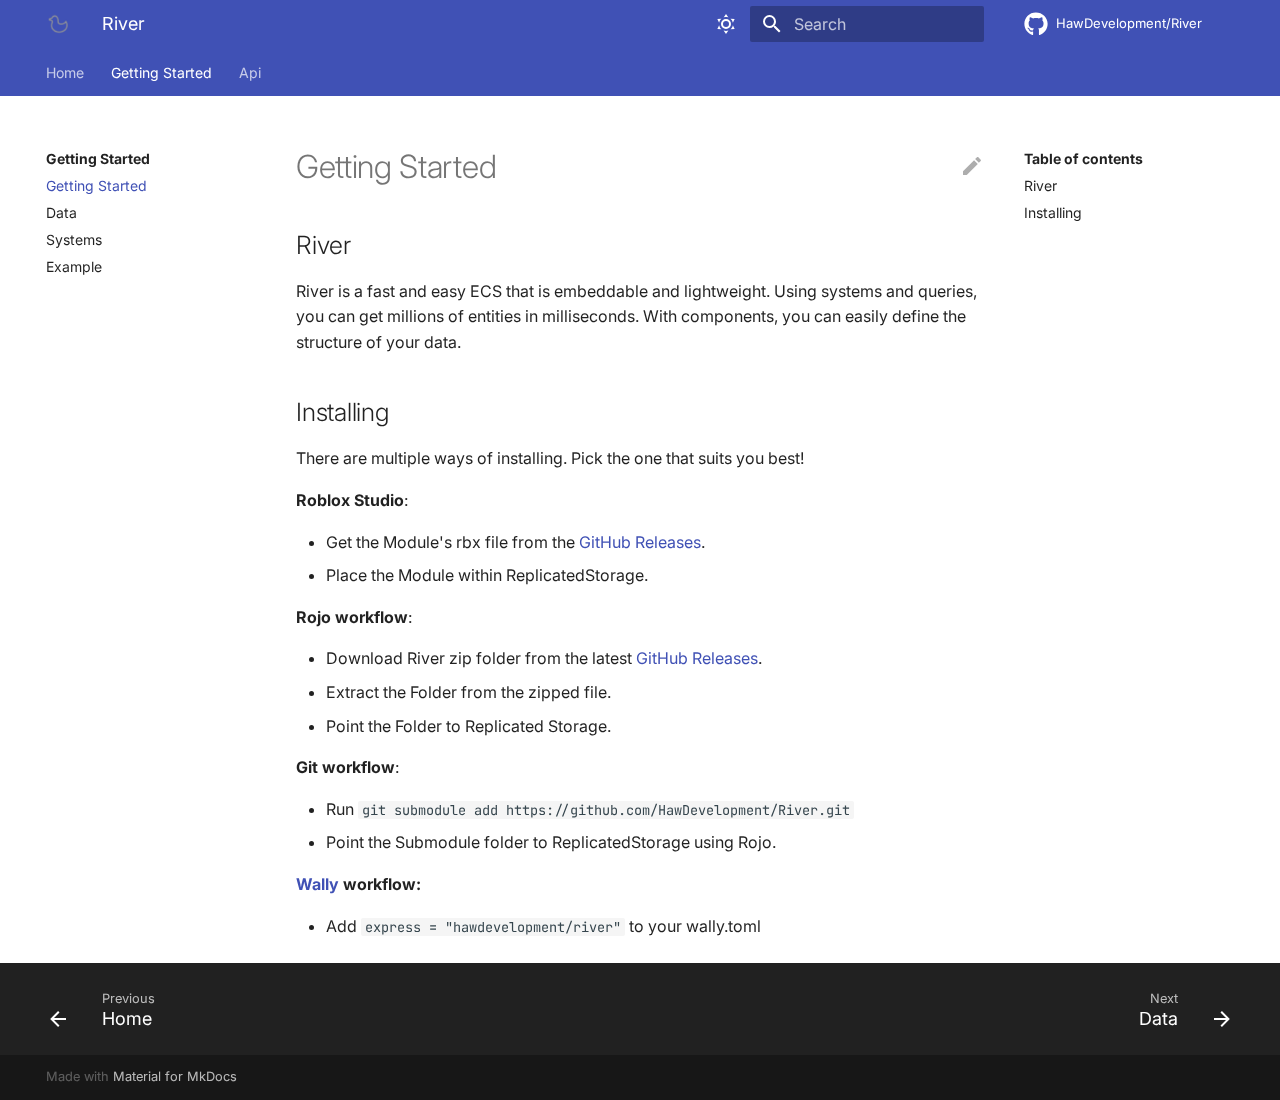
<file: GetStarted/index.html>
<!doctype html>
<html lang="en" class="no-js">
  <head>
    
      <meta charset="utf-8">
      <meta name="viewport" content="width=device-width,initial-scale=1">
      
      
      
      
        <link rel="canonical" href="https://HawDevelopment.github.io/River/GetStarted/">
      
      <link rel="icon" href="../assets/FavIcon.png">
      <meta name="generator" content="mkdocs-1.2.2, mkdocs-material-7.3.3">
    
    
      
        <title>Getting Started - River</title>
      
    
    
      <link rel="stylesheet" href="../assets/stylesheets/main.5143246d.min.css">
      
        
        <link rel="stylesheet" href="../assets/stylesheets/palette.3f5d1f46.min.css">
        
      
    
    
    
      
        
        <link rel="preconnect" href="https://fonts.gstatic.com" crossorigin>
        <link rel="stylesheet" href="https://fonts.googleapis.com/css?family=Inter:300,400,400i,700%7CJetBrains+Mono&display=fallback">
        <style>:root{--md-text-font-family:"Inter";--md-code-font-family:"JetBrains Mono"}</style>
      
    
    
    
    
      


    
    
  </head>
  
  
    
    
      
    
    
    
    
    <body dir="ltr" data-md-color-scheme="slate" data-md-color-primary="" data-md-color-accent="">
  
    
    <script>function __prefix(e){return new URL("..",location).pathname+"."+e}function __get(e,t=localStorage){return JSON.parse(t.getItem(__prefix(e)))}</script>
    
      <script>var palette=__get("__palette");if(null!==palette&&"object"==typeof palette.color)for(var key in palette.color)document.body.setAttribute("data-md-color-"+key,palette.color[key])</script>
    
    <input class="md-toggle" data-md-toggle="drawer" type="checkbox" id="__drawer" autocomplete="off">
    <input class="md-toggle" data-md-toggle="search" type="checkbox" id="__search" autocomplete="off">
    <label class="md-overlay" for="__drawer"></label>
    <div data-md-component="skip">
      
        
        <a href="#river" class="md-skip">
          Skip to content
        </a>
      
    </div>
    <div data-md-component="announce">
      
    </div>
    
      

<header class="md-header" data-md-component="header">
  <nav class="md-header__inner md-grid" aria-label="Header">
    <a href=".." title="River" class="md-header__button md-logo" aria-label="River" data-md-component="logo">
      
  <img src="../assets/Duck-2.png" alt="logo">

    </a>
    <label class="md-header__button md-icon" for="__drawer">
      <svg xmlns="http://www.w3.org/2000/svg" viewBox="0 0 24 24"><path d="M3 6h18v2H3V6m0 5h18v2H3v-2m0 5h18v2H3v-2z"/></svg>
    </label>
    <div class="md-header__title" data-md-component="header-title">
      <div class="md-header__ellipsis">
        <div class="md-header__topic">
          <span class="md-ellipsis">
            River
          </span>
        </div>
        <div class="md-header__topic" data-md-component="header-topic">
          <span class="md-ellipsis">
            
              Getting Started
            
          </span>
        </div>
      </div>
    </div>
    
      <form class="md-header__option" data-md-component="palette">
        
          
          
          <input class="md-option" data-md-color-media="(prefers-color-scheme: dark)" data-md-color-scheme="slate" data-md-color-primary="" data-md-color-accent=""  aria-label="Switch to light mode"  type="radio" name="__palette" id="__palette_1">
          
            <label class="md-header__button md-icon" title="Switch to light mode" for="__palette_2" hidden>
              <svg xmlns="http://www.w3.org/2000/svg" viewBox="0 0 24 24"><path d="m17.75 4.09-2.53 1.94.91 3.06-2.63-1.81-2.63 1.81.91-3.06-2.53-1.94L12.44 4l1.06-3 1.06 3 3.19.09m3.5 6.91-1.64 1.25.59 1.98-1.7-1.17-1.7 1.17.59-1.98L15.75 11l2.06-.05L18.5 9l.69 1.95 2.06.05m-2.28 4.95c.83-.08 1.72 1.1 1.19 1.85-.32.45-.66.87-1.08 1.27C15.17 23 8.84 23 4.94 19.07c-3.91-3.9-3.91-10.24 0-14.14.4-.4.82-.76 1.27-1.08.75-.53 1.93.36 1.85 1.19-.27 2.86.69 5.83 2.89 8.02a9.96 9.96 0 0 0 8.02 2.89m-1.64 2.02a12.08 12.08 0 0 1-7.8-3.47c-2.17-2.19-3.33-5-3.49-7.82-2.81 3.14-2.7 7.96.31 10.98 3.02 3.01 7.84 3.12 10.98.31z"/></svg>
            </label>
          
        
          
          
          <input class="md-option" data-md-color-media="(prefers-color-scheme: light)" data-md-color-scheme="default" data-md-color-primary="" data-md-color-accent=""  aria-label="Switch to dark mode"  type="radio" name="__palette" id="__palette_2">
          
            <label class="md-header__button md-icon" title="Switch to dark mode" for="__palette_1" hidden>
              <svg xmlns="http://www.w3.org/2000/svg" viewBox="0 0 24 24"><path d="M12 7a5 5 0 0 1 5 5 5 5 0 0 1-5 5 5 5 0 0 1-5-5 5 5 0 0 1 5-5m0 2a3 3 0 0 0-3 3 3 3 0 0 0 3 3 3 3 0 0 0 3-3 3 3 0 0 0-3-3m0-7 2.39 3.42C13.65 5.15 12.84 5 12 5c-.84 0-1.65.15-2.39.42L12 2M3.34 7l4.16-.35A7.2 7.2 0 0 0 5.94 8.5c-.44.74-.69 1.5-.83 2.29L3.34 7m.02 10 1.76-3.77a7.131 7.131 0 0 0 2.38 4.14L3.36 17M20.65 7l-1.77 3.79a7.023 7.023 0 0 0-2.38-4.15l4.15.36m-.01 10-4.14.36c.59-.51 1.12-1.14 1.54-1.86.42-.73.69-1.5.83-2.29L20.64 17M12 22l-2.41-3.44c.74.27 1.55.44 2.41.44.82 0 1.63-.17 2.37-.44L12 22z"/></svg>
            </label>
          
        
      </form>
    
    
    
      <label class="md-header__button md-icon" for="__search">
        <svg xmlns="http://www.w3.org/2000/svg" viewBox="0 0 24 24"><path d="M9.5 3A6.5 6.5 0 0 1 16 9.5c0 1.61-.59 3.09-1.56 4.23l.27.27h.79l5 5-1.5 1.5-5-5v-.79l-.27-.27A6.516 6.516 0 0 1 9.5 16 6.5 6.5 0 0 1 3 9.5 6.5 6.5 0 0 1 9.5 3m0 2C7 5 5 7 5 9.5S7 14 9.5 14 14 12 14 9.5 12 5 9.5 5z"/></svg>
      </label>
      
<div class="md-search" data-md-component="search" role="dialog">
  <label class="md-search__overlay" for="__search"></label>
  <div class="md-search__inner" role="search">
    <form class="md-search__form" name="search">
      <input type="text" class="md-search__input" name="query" aria-label="Search" placeholder="Search" autocapitalize="off" autocorrect="off" autocomplete="off" spellcheck="false" data-md-component="search-query" required>
      <label class="md-search__icon md-icon" for="__search">
        <svg xmlns="http://www.w3.org/2000/svg" viewBox="0 0 24 24"><path d="M9.5 3A6.5 6.5 0 0 1 16 9.5c0 1.61-.59 3.09-1.56 4.23l.27.27h.79l5 5-1.5 1.5-5-5v-.79l-.27-.27A6.516 6.516 0 0 1 9.5 16 6.5 6.5 0 0 1 3 9.5 6.5 6.5 0 0 1 9.5 3m0 2C7 5 5 7 5 9.5S7 14 9.5 14 14 12 14 9.5 12 5 9.5 5z"/></svg>
        <svg xmlns="http://www.w3.org/2000/svg" viewBox="0 0 24 24"><path d="M20 11v2H8l5.5 5.5-1.42 1.42L4.16 12l7.92-7.92L13.5 5.5 8 11h12z"/></svg>
      </label>
      <nav class="md-search__options" aria-label="Search">
        
        <button type="reset" class="md-search__icon md-icon" aria-label="Clear" tabindex="-1">
          <svg xmlns="http://www.w3.org/2000/svg" viewBox="0 0 24 24"><path d="M19 6.41 17.59 5 12 10.59 6.41 5 5 6.41 10.59 12 5 17.59 6.41 19 12 13.41 17.59 19 19 17.59 13.41 12 19 6.41z"/></svg>
        </button>
      </nav>
      
    </form>
    <div class="md-search__output">
      <div class="md-search__scrollwrap" data-md-scrollfix>
        <div class="md-search-result" data-md-component="search-result">
          <div class="md-search-result__meta">
            Initializing search
          </div>
          <ol class="md-search-result__list"></ol>
        </div>
      </div>
    </div>
  </div>
</div>
    
    
      <div class="md-header__source">
        
<a href="https://github.com/HawDevelopment/River/" title="Go to repository" class="md-source" data-md-component="source">
  <div class="md-source__icon md-icon">
    
    <svg xmlns="http://www.w3.org/2000/svg" viewBox="0 0 496 512"><path d="M165.9 397.4c0 2-2.3 3.6-5.2 3.6-3.3.3-5.6-1.3-5.6-3.6 0-2 2.3-3.6 5.2-3.6 3-.3 5.6 1.3 5.6 3.6zm-31.1-4.5c-.7 2 1.3 4.3 4.3 4.9 2.6 1 5.6 0 6.2-2s-1.3-4.3-4.3-5.2c-2.6-.7-5.5.3-6.2 2.3zm44.2-1.7c-2.9.7-4.9 2.6-4.6 4.9.3 2 2.9 3.3 5.9 2.6 2.9-.7 4.9-2.6 4.6-4.6-.3-1.9-3-3.2-5.9-2.9zM244.8 8C106.1 8 0 113.3 0 252c0 110.9 69.8 205.8 169.5 239.2 12.8 2.3 17.3-5.6 17.3-12.1 0-6.2-.3-40.4-.3-61.4 0 0-70 15-84.7-29.8 0 0-11.4-29.1-27.8-36.6 0 0-22.9-15.7 1.6-15.4 0 0 24.9 2 38.6 25.8 21.9 38.6 58.6 27.5 72.9 20.9 2.3-16 8.8-27.1 16-33.7-55.9-6.2-112.3-14.3-112.3-110.5 0-27.5 7.6-41.3 23.6-58.9-2.6-6.5-11.1-33.3 2.6-67.9 20.9-6.5 69 27 69 27 20-5.6 41.5-8.5 62.8-8.5s42.8 2.9 62.8 8.5c0 0 48.1-33.6 69-27 13.7 34.7 5.2 61.4 2.6 67.9 16 17.7 25.8 31.5 25.8 58.9 0 96.5-58.9 104.2-114.8 110.5 9.2 7.9 17 22.9 17 46.4 0 33.7-.3 75.4-.3 83.6 0 6.5 4.6 14.4 17.3 12.1C428.2 457.8 496 362.9 496 252 496 113.3 383.5 8 244.8 8zM97.2 352.9c-1.3 1-1 3.3.7 5.2 1.6 1.6 3.9 2.3 5.2 1 1.3-1 1-3.3-.7-5.2-1.6-1.6-3.9-2.3-5.2-1zm-10.8-8.1c-.7 1.3.3 2.9 2.3 3.9 1.6 1 3.6.7 4.3-.7.7-1.3-.3-2.9-2.3-3.9-2-.6-3.6-.3-4.3.7zm32.4 35.6c-1.6 1.3-1 4.3 1.3 6.2 2.3 2.3 5.2 2.6 6.5 1 1.3-1.3.7-4.3-1.3-6.2-2.2-2.3-5.2-2.6-6.5-1zm-11.4-14.7c-1.6 1-1.6 3.6 0 5.9 1.6 2.3 4.3 3.3 5.6 2.3 1.6-1.3 1.6-3.9 0-6.2-1.4-2.3-4-3.3-5.6-2z"/></svg>
  </div>
  <div class="md-source__repository">
    HawDevelopment/River
  </div>
</a>
      </div>
    
  </nav>
  
</header>
    
    <div class="md-container" data-md-component="container">
      
      
        
          
            
<nav class="md-tabs" aria-label="Tabs" data-md-component="tabs">
  <div class="md-tabs__inner md-grid">
    <ul class="md-tabs__list">
      
        
  
  


  <li class="md-tabs__item">
    <a href=".." class="md-tabs__link">
      Home
    </a>
  </li>

      
        
  
  
    
  


  
  
  
    <li class="md-tabs__item">
      <a href="./" class="md-tabs__link md-tabs__link--active">
        Getting Started
      </a>
    </li>
  

      
        
  
  


  <li class="md-tabs__item">
    <a href="../Api/" class="md-tabs__link">
      Api
    </a>
  </li>

      
    </ul>
  </div>
</nav>
          
        
      
      <main class="md-main" data-md-component="main">
        <div class="md-main__inner md-grid">
          
            
              
              <div class="md-sidebar md-sidebar--primary" data-md-component="sidebar" data-md-type="navigation" >
                <div class="md-sidebar__scrollwrap">
                  <div class="md-sidebar__inner">
                    

  


<nav class="md-nav md-nav--primary md-nav--lifted" aria-label="Navigation" data-md-level="0">
  <label class="md-nav__title" for="__drawer">
    <a href=".." title="River" class="md-nav__button md-logo" aria-label="River" data-md-component="logo">
      
  <img src="../assets/Duck-2.png" alt="logo">

    </a>
    River
  </label>
  
    <div class="md-nav__source">
      
<a href="https://github.com/HawDevelopment/River/" title="Go to repository" class="md-source" data-md-component="source">
  <div class="md-source__icon md-icon">
    
    <svg xmlns="http://www.w3.org/2000/svg" viewBox="0 0 496 512"><path d="M165.9 397.4c0 2-2.3 3.6-5.2 3.6-3.3.3-5.6-1.3-5.6-3.6 0-2 2.3-3.6 5.2-3.6 3-.3 5.6 1.3 5.6 3.6zm-31.1-4.5c-.7 2 1.3 4.3 4.3 4.9 2.6 1 5.6 0 6.2-2s-1.3-4.3-4.3-5.2c-2.6-.7-5.5.3-6.2 2.3zm44.2-1.7c-2.9.7-4.9 2.6-4.6 4.9.3 2 2.9 3.3 5.9 2.6 2.9-.7 4.9-2.6 4.6-4.6-.3-1.9-3-3.2-5.9-2.9zM244.8 8C106.1 8 0 113.3 0 252c0 110.9 69.8 205.8 169.5 239.2 12.8 2.3 17.3-5.6 17.3-12.1 0-6.2-.3-40.4-.3-61.4 0 0-70 15-84.7-29.8 0 0-11.4-29.1-27.8-36.6 0 0-22.9-15.7 1.6-15.4 0 0 24.9 2 38.6 25.8 21.9 38.6 58.6 27.5 72.9 20.9 2.3-16 8.8-27.1 16-33.7-55.9-6.2-112.3-14.3-112.3-110.5 0-27.5 7.6-41.3 23.6-58.9-2.6-6.5-11.1-33.3 2.6-67.9 20.9-6.5 69 27 69 27 20-5.6 41.5-8.5 62.8-8.5s42.8 2.9 62.8 8.5c0 0 48.1-33.6 69-27 13.7 34.7 5.2 61.4 2.6 67.9 16 17.7 25.8 31.5 25.8 58.9 0 96.5-58.9 104.2-114.8 110.5 9.2 7.9 17 22.9 17 46.4 0 33.7-.3 75.4-.3 83.6 0 6.5 4.6 14.4 17.3 12.1C428.2 457.8 496 362.9 496 252 496 113.3 383.5 8 244.8 8zM97.2 352.9c-1.3 1-1 3.3.7 5.2 1.6 1.6 3.9 2.3 5.2 1 1.3-1 1-3.3-.7-5.2-1.6-1.6-3.9-2.3-5.2-1zm-10.8-8.1c-.7 1.3.3 2.9 2.3 3.9 1.6 1 3.6.7 4.3-.7.7-1.3-.3-2.9-2.3-3.9-2-.6-3.6-.3-4.3.7zm32.4 35.6c-1.6 1.3-1 4.3 1.3 6.2 2.3 2.3 5.2 2.6 6.5 1 1.3-1.3.7-4.3-1.3-6.2-2.2-2.3-5.2-2.6-6.5-1zm-11.4-14.7c-1.6 1-1.6 3.6 0 5.9 1.6 2.3 4.3 3.3 5.6 2.3 1.6-1.3 1.6-3.9 0-6.2-1.4-2.3-4-3.3-5.6-2z"/></svg>
  </div>
  <div class="md-source__repository">
    HawDevelopment/River
  </div>
</a>
    </div>
  
  <ul class="md-nav__list" data-md-scrollfix>
    
      
      
      

  
  
  
    <li class="md-nav__item">
      <a href=".." class="md-nav__link">
        Home
      </a>
    </li>
  

    
      
      
      

  
  
    
  
  
    
    <li class="md-nav__item md-nav__item--active md-nav__item--nested">
      
      
        <input class="md-nav__toggle md-toggle" data-md-toggle="__nav_2" type="checkbox" id="__nav_2" checked>
      
      
      
      
        <label class="md-nav__link" for="__nav_2">
          Getting Started
          <span class="md-nav__icon md-icon"></span>
        </label>
      
      <nav class="md-nav" aria-label="Getting Started" data-md-level="1">
        <label class="md-nav__title" for="__nav_2">
          <span class="md-nav__icon md-icon"></span>
          Getting Started
        </label>
        <ul class="md-nav__list" data-md-scrollfix>
          
            
              
  
  
    
  
  
    <li class="md-nav__item md-nav__item--active">
      
      <input class="md-nav__toggle md-toggle" data-md-toggle="toc" type="checkbox" id="__toc">
      
      
      
        <label class="md-nav__link md-nav__link--active" for="__toc">
          Getting Started
          <span class="md-nav__icon md-icon"></span>
        </label>
      
      <a href="./" class="md-nav__link md-nav__link--active">
        Getting Started
      </a>
      
        
<nav class="md-nav md-nav--secondary" aria-label="Table of contents">
  
  
  
  
    <label class="md-nav__title" for="__toc">
      <span class="md-nav__icon md-icon"></span>
      Table of contents
    </label>
    <ul class="md-nav__list" data-md-component="toc" data-md-scrollfix>
      
        <li class="md-nav__item">
  <a href="#river" class="md-nav__link">
    River
  </a>
  
</li>
      
        <li class="md-nav__item">
  <a href="#installing" class="md-nav__link">
    Installing
  </a>
  
</li>
      
    </ul>
  
</nav>
      
    </li>
  

            
          
            
              
  
  
  
    <li class="md-nav__item">
      <a href="Data/" class="md-nav__link">
        Data
      </a>
    </li>
  

            
          
            
              
  
  
  
    <li class="md-nav__item">
      <a href="Systems/" class="md-nav__link">
        Systems
      </a>
    </li>
  

            
          
            
              
  
  
  
    <li class="md-nav__item">
      <a href="Example/" class="md-nav__link">
        Example
      </a>
    </li>
  

            
          
        </ul>
      </nav>
    </li>
  

    
      
      
      

  
  
  
    <li class="md-nav__item">
      <a href="../Api/" class="md-nav__link">
        Api
      </a>
    </li>
  

    
  </ul>
</nav>
                  </div>
                </div>
              </div>
            
            
              
              <div class="md-sidebar md-sidebar--secondary" data-md-component="sidebar" data-md-type="toc" >
                <div class="md-sidebar__scrollwrap">
                  <div class="md-sidebar__inner">
                    
<nav class="md-nav md-nav--secondary" aria-label="Table of contents">
  
  
  
  
    <label class="md-nav__title" for="__toc">
      <span class="md-nav__icon md-icon"></span>
      Table of contents
    </label>
    <ul class="md-nav__list" data-md-component="toc" data-md-scrollfix>
      
        <li class="md-nav__item">
  <a href="#river" class="md-nav__link">
    River
  </a>
  
</li>
      
        <li class="md-nav__item">
  <a href="#installing" class="md-nav__link">
    Installing
  </a>
  
</li>
      
    </ul>
  
</nav>
                  </div>
                </div>
              </div>
            
          
          <div class="md-content" data-md-component="content">
            <article class="md-content__inner md-typeset">
              
                
                  <a href="https://github.com/HawDevelopment/River/edit/master/docs/GetStarted/index.md" title="Edit this page" class="md-content__button md-icon">
                    <svg xmlns="http://www.w3.org/2000/svg" viewBox="0 0 24 24"><path d="M20.71 7.04c.39-.39.39-1.04 0-1.41l-2.34-2.34c-.37-.39-1.02-.39-1.41 0l-1.84 1.83 3.75 3.75M3 17.25V21h3.75L17.81 9.93l-3.75-3.75L3 17.25z"/></svg>
                  </a>
                
                
                  <h1>Getting Started</h1>
                
                <h2 id="river">River</h2>
<p>River is a fast and easy ECS that is embeddable and lightweight. Using systems and queries, you can get millions of entities in milliseconds. With components, you can easily define the structure of your data.</p>
<h2 id="installing">Installing</h2>
<p>There are multiple ways of installing. Pick the one that suits you best!</p>
<p><strong>Roblox Studio</strong>:</p>
<ul>
<li>Get the Module's rbx file from the <a href="https://github.com/HawDevelopment/River/releases">GitHub Releases</a>.</li>
<li>Place the Module within ReplicatedStorage.</li>
</ul>
<p><strong>Rojo workflow</strong>:</p>
<ul>
<li>Download River zip folder from the latest <a href="https://github.com/HawDevelopment/River/releases">GitHub Releases</a>.</li>
<li>Extract the Folder from the zipped file.</li>
<li>Point the Folder to Replicated Storage.</li>
</ul>
<p><strong>Git workflow</strong>:</p>
<ul>
<li>Run <code>git submodule add https://github.com/HawDevelopment/River.git</code></li>
<li>Point the Submodule folder to ReplicatedStorage using Rojo.</li>
</ul>
<p><strong><a href="https://github.com/UpliftGames/wally">Wally</a> workflow:</strong></p>
<ul>
<li>Add <code>express = "hawdevelopment/river"</code> to your wally.toml</li>
</ul>
                
              
              
                


              
            </article>
          </div>
        </div>
        
      </main>
      
        
<footer class="md-footer">
  
    <nav class="md-footer__inner md-grid" aria-label="Footer">
      
        
        <a href=".." class="md-footer__link md-footer__link--prev" aria-label="Previous: Home" rel="prev">
          <div class="md-footer__button md-icon">
            <svg xmlns="http://www.w3.org/2000/svg" viewBox="0 0 24 24"><path d="M20 11v2H8l5.5 5.5-1.42 1.42L4.16 12l7.92-7.92L13.5 5.5 8 11h12z"/></svg>
          </div>
          <div class="md-footer__title">
            <div class="md-ellipsis">
              <span class="md-footer__direction">
                Previous
              </span>
              Home
            </div>
          </div>
        </a>
      
      
        
        <a href="Data/" class="md-footer__link md-footer__link--next" aria-label="Next: Data" rel="next">
          <div class="md-footer__title">
            <div class="md-ellipsis">
              <span class="md-footer__direction">
                Next
              </span>
              Data
            </div>
          </div>
          <div class="md-footer__button md-icon">
            <svg xmlns="http://www.w3.org/2000/svg" viewBox="0 0 24 24"><path d="M4 11v2h12l-5.5 5.5 1.42 1.42L19.84 12l-7.92-7.92L10.5 5.5 16 11H4z"/></svg>
          </div>
        </a>
      
    </nav>
  
  <div class="md-footer-meta md-typeset">
    <div class="md-footer-meta__inner md-grid">
      <div class="md-footer-copyright">
        
        
          Made with
          <a href="https://squidfunk.github.io/mkdocs-material/" target="_blank" rel="noopener">
            Material for MkDocs
          </a>
        
        
      </div>
      
    </div>
  </div>
</footer>
      
    </div>
    <div class="md-dialog" data-md-component="dialog">
      <div class="md-dialog__inner md-typeset"></div>
    </div>
    <script id="__config" type="application/json">{"base": "..", "features": ["navigation.tabs"], "translations": {"clipboard.copy": "Copy to clipboard", "clipboard.copied": "Copied to clipboard", "search.config.lang": "en", "search.config.pipeline": "trimmer, stopWordFilter", "search.config.separator": "[\\s\\-]+", "search.placeholder": "Search", "search.result.placeholder": "Type to start searching", "search.result.none": "No matching documents", "search.result.one": "1 matching document", "search.result.other": "# matching documents", "search.result.more.one": "1 more on this page", "search.result.more.other": "# more on this page", "search.result.term.missing": "Missing", "select.version.title": "Select version"}, "search": "../assets/javascripts/workers/search.8397ff9e.min.js", "version": null}</script>
    
    
      <script src="../assets/javascripts/bundle.f89c2efe.min.js"></script>
      
    
  </body>
</html>
</file>
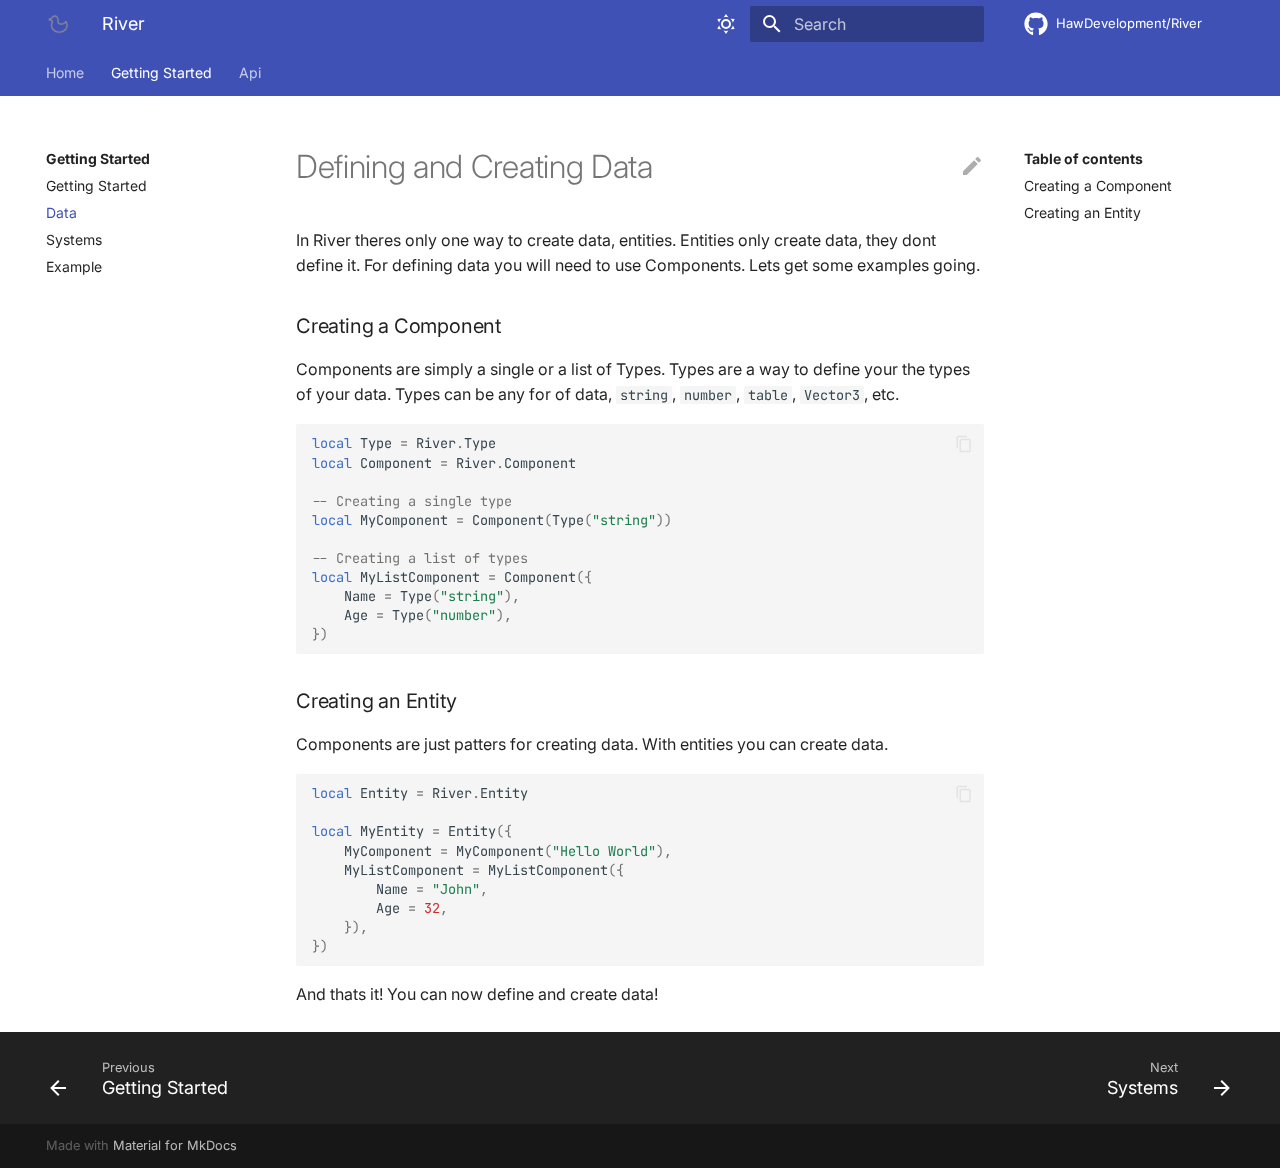
<file: GetStarted/Data/index.html>
<!doctype html>
<html lang="en" class="no-js">
  <head>
    
      <meta charset="utf-8">
      <meta name="viewport" content="width=device-width,initial-scale=1">
      
      
      
      
        <link rel="canonical" href="https://HawDevelopment.github.io/River/GetStarted/Data/">
      
      <link rel="icon" href="../../assets/FavIcon.png">
      <meta name="generator" content="mkdocs-1.2.2, mkdocs-material-7.3.3">
    
    
      
        <title>Data - River</title>
      
    
    
      <link rel="stylesheet" href="../../assets/stylesheets/main.5143246d.min.css">
      
        
        <link rel="stylesheet" href="../../assets/stylesheets/palette.3f5d1f46.min.css">
        
      
    
    
    
      
        
        <link rel="preconnect" href="https://fonts.gstatic.com" crossorigin>
        <link rel="stylesheet" href="https://fonts.googleapis.com/css?family=Inter:300,400,400i,700%7CJetBrains+Mono&display=fallback">
        <style>:root{--md-text-font-family:"Inter";--md-code-font-family:"JetBrains Mono"}</style>
      
    
    
    
    
      


    
    
  </head>
  
  
    
    
      
    
    
    
    
    <body dir="ltr" data-md-color-scheme="slate" data-md-color-primary="" data-md-color-accent="">
  
    
    <script>function __prefix(e){return new URL("../..",location).pathname+"."+e}function __get(e,t=localStorage){return JSON.parse(t.getItem(__prefix(e)))}</script>
    
      <script>var palette=__get("__palette");if(null!==palette&&"object"==typeof palette.color)for(var key in palette.color)document.body.setAttribute("data-md-color-"+key,palette.color[key])</script>
    
    <input class="md-toggle" data-md-toggle="drawer" type="checkbox" id="__drawer" autocomplete="off">
    <input class="md-toggle" data-md-toggle="search" type="checkbox" id="__search" autocomplete="off">
    <label class="md-overlay" for="__drawer"></label>
    <div data-md-component="skip">
      
        
        <a href="#defining-and-creating-data" class="md-skip">
          Skip to content
        </a>
      
    </div>
    <div data-md-component="announce">
      
    </div>
    
      

<header class="md-header" data-md-component="header">
  <nav class="md-header__inner md-grid" aria-label="Header">
    <a href="../.." title="River" class="md-header__button md-logo" aria-label="River" data-md-component="logo">
      
  <img src="../../assets/Duck-2.png" alt="logo">

    </a>
    <label class="md-header__button md-icon" for="__drawer">
      <svg xmlns="http://www.w3.org/2000/svg" viewBox="0 0 24 24"><path d="M3 6h18v2H3V6m0 5h18v2H3v-2m0 5h18v2H3v-2z"/></svg>
    </label>
    <div class="md-header__title" data-md-component="header-title">
      <div class="md-header__ellipsis">
        <div class="md-header__topic">
          <span class="md-ellipsis">
            River
          </span>
        </div>
        <div class="md-header__topic" data-md-component="header-topic">
          <span class="md-ellipsis">
            
              Data
            
          </span>
        </div>
      </div>
    </div>
    
      <form class="md-header__option" data-md-component="palette">
        
          
          
          <input class="md-option" data-md-color-media="(prefers-color-scheme: dark)" data-md-color-scheme="slate" data-md-color-primary="" data-md-color-accent=""  aria-label="Switch to light mode"  type="radio" name="__palette" id="__palette_1">
          
            <label class="md-header__button md-icon" title="Switch to light mode" for="__palette_2" hidden>
              <svg xmlns="http://www.w3.org/2000/svg" viewBox="0 0 24 24"><path d="m17.75 4.09-2.53 1.94.91 3.06-2.63-1.81-2.63 1.81.91-3.06-2.53-1.94L12.44 4l1.06-3 1.06 3 3.19.09m3.5 6.91-1.64 1.25.59 1.98-1.7-1.17-1.7 1.17.59-1.98L15.75 11l2.06-.05L18.5 9l.69 1.95 2.06.05m-2.28 4.95c.83-.08 1.72 1.1 1.19 1.85-.32.45-.66.87-1.08 1.27C15.17 23 8.84 23 4.94 19.07c-3.91-3.9-3.91-10.24 0-14.14.4-.4.82-.76 1.27-1.08.75-.53 1.93.36 1.85 1.19-.27 2.86.69 5.83 2.89 8.02a9.96 9.96 0 0 0 8.02 2.89m-1.64 2.02a12.08 12.08 0 0 1-7.8-3.47c-2.17-2.19-3.33-5-3.49-7.82-2.81 3.14-2.7 7.96.31 10.98 3.02 3.01 7.84 3.12 10.98.31z"/></svg>
            </label>
          
        
          
          
          <input class="md-option" data-md-color-media="(prefers-color-scheme: light)" data-md-color-scheme="default" data-md-color-primary="" data-md-color-accent=""  aria-label="Switch to dark mode"  type="radio" name="__palette" id="__palette_2">
          
            <label class="md-header__button md-icon" title="Switch to dark mode" for="__palette_1" hidden>
              <svg xmlns="http://www.w3.org/2000/svg" viewBox="0 0 24 24"><path d="M12 7a5 5 0 0 1 5 5 5 5 0 0 1-5 5 5 5 0 0 1-5-5 5 5 0 0 1 5-5m0 2a3 3 0 0 0-3 3 3 3 0 0 0 3 3 3 3 0 0 0 3-3 3 3 0 0 0-3-3m0-7 2.39 3.42C13.65 5.15 12.84 5 12 5c-.84 0-1.65.15-2.39.42L12 2M3.34 7l4.16-.35A7.2 7.2 0 0 0 5.94 8.5c-.44.74-.69 1.5-.83 2.29L3.34 7m.02 10 1.76-3.77a7.131 7.131 0 0 0 2.38 4.14L3.36 17M20.65 7l-1.77 3.79a7.023 7.023 0 0 0-2.38-4.15l4.15.36m-.01 10-4.14.36c.59-.51 1.12-1.14 1.54-1.86.42-.73.69-1.5.83-2.29L20.64 17M12 22l-2.41-3.44c.74.27 1.55.44 2.41.44.82 0 1.63-.17 2.37-.44L12 22z"/></svg>
            </label>
          
        
      </form>
    
    
    
      <label class="md-header__button md-icon" for="__search">
        <svg xmlns="http://www.w3.org/2000/svg" viewBox="0 0 24 24"><path d="M9.5 3A6.5 6.5 0 0 1 16 9.5c0 1.61-.59 3.09-1.56 4.23l.27.27h.79l5 5-1.5 1.5-5-5v-.79l-.27-.27A6.516 6.516 0 0 1 9.5 16 6.5 6.5 0 0 1 3 9.5 6.5 6.5 0 0 1 9.5 3m0 2C7 5 5 7 5 9.5S7 14 9.5 14 14 12 14 9.5 12 5 9.5 5z"/></svg>
      </label>
      
<div class="md-search" data-md-component="search" role="dialog">
  <label class="md-search__overlay" for="__search"></label>
  <div class="md-search__inner" role="search">
    <form class="md-search__form" name="search">
      <input type="text" class="md-search__input" name="query" aria-label="Search" placeholder="Search" autocapitalize="off" autocorrect="off" autocomplete="off" spellcheck="false" data-md-component="search-query" required>
      <label class="md-search__icon md-icon" for="__search">
        <svg xmlns="http://www.w3.org/2000/svg" viewBox="0 0 24 24"><path d="M9.5 3A6.5 6.5 0 0 1 16 9.5c0 1.61-.59 3.09-1.56 4.23l.27.27h.79l5 5-1.5 1.5-5-5v-.79l-.27-.27A6.516 6.516 0 0 1 9.5 16 6.5 6.5 0 0 1 3 9.5 6.5 6.5 0 0 1 9.5 3m0 2C7 5 5 7 5 9.5S7 14 9.5 14 14 12 14 9.5 12 5 9.5 5z"/></svg>
        <svg xmlns="http://www.w3.org/2000/svg" viewBox="0 0 24 24"><path d="M20 11v2H8l5.5 5.5-1.42 1.42L4.16 12l7.92-7.92L13.5 5.5 8 11h12z"/></svg>
      </label>
      <nav class="md-search__options" aria-label="Search">
        
        <button type="reset" class="md-search__icon md-icon" aria-label="Clear" tabindex="-1">
          <svg xmlns="http://www.w3.org/2000/svg" viewBox="0 0 24 24"><path d="M19 6.41 17.59 5 12 10.59 6.41 5 5 6.41 10.59 12 5 17.59 6.41 19 12 13.41 17.59 19 19 17.59 13.41 12 19 6.41z"/></svg>
        </button>
      </nav>
      
    </form>
    <div class="md-search__output">
      <div class="md-search__scrollwrap" data-md-scrollfix>
        <div class="md-search-result" data-md-component="search-result">
          <div class="md-search-result__meta">
            Initializing search
          </div>
          <ol class="md-search-result__list"></ol>
        </div>
      </div>
    </div>
  </div>
</div>
    
    
      <div class="md-header__source">
        
<a href="https://github.com/HawDevelopment/River/" title="Go to repository" class="md-source" data-md-component="source">
  <div class="md-source__icon md-icon">
    
    <svg xmlns="http://www.w3.org/2000/svg" viewBox="0 0 496 512"><path d="M165.9 397.4c0 2-2.3 3.6-5.2 3.6-3.3.3-5.6-1.3-5.6-3.6 0-2 2.3-3.6 5.2-3.6 3-.3 5.6 1.3 5.6 3.6zm-31.1-4.5c-.7 2 1.3 4.3 4.3 4.9 2.6 1 5.6 0 6.2-2s-1.3-4.3-4.3-5.2c-2.6-.7-5.5.3-6.2 2.3zm44.2-1.7c-2.9.7-4.9 2.6-4.6 4.9.3 2 2.9 3.3 5.9 2.6 2.9-.7 4.9-2.6 4.6-4.6-.3-1.9-3-3.2-5.9-2.9zM244.8 8C106.1 8 0 113.3 0 252c0 110.9 69.8 205.8 169.5 239.2 12.8 2.3 17.3-5.6 17.3-12.1 0-6.2-.3-40.4-.3-61.4 0 0-70 15-84.7-29.8 0 0-11.4-29.1-27.8-36.6 0 0-22.9-15.7 1.6-15.4 0 0 24.9 2 38.6 25.8 21.9 38.6 58.6 27.5 72.9 20.9 2.3-16 8.8-27.1 16-33.7-55.9-6.2-112.3-14.3-112.3-110.5 0-27.5 7.6-41.3 23.6-58.9-2.6-6.5-11.1-33.3 2.6-67.9 20.9-6.5 69 27 69 27 20-5.6 41.5-8.5 62.8-8.5s42.8 2.9 62.8 8.5c0 0 48.1-33.6 69-27 13.7 34.7 5.2 61.4 2.6 67.9 16 17.7 25.8 31.5 25.8 58.9 0 96.5-58.9 104.2-114.8 110.5 9.2 7.9 17 22.9 17 46.4 0 33.7-.3 75.4-.3 83.6 0 6.5 4.6 14.4 17.3 12.1C428.2 457.8 496 362.9 496 252 496 113.3 383.5 8 244.8 8zM97.2 352.9c-1.3 1-1 3.3.7 5.2 1.6 1.6 3.9 2.3 5.2 1 1.3-1 1-3.3-.7-5.2-1.6-1.6-3.9-2.3-5.2-1zm-10.8-8.1c-.7 1.3.3 2.9 2.3 3.9 1.6 1 3.6.7 4.3-.7.7-1.3-.3-2.9-2.3-3.9-2-.6-3.6-.3-4.3.7zm32.4 35.6c-1.6 1.3-1 4.3 1.3 6.2 2.3 2.3 5.2 2.6 6.5 1 1.3-1.3.7-4.3-1.3-6.2-2.2-2.3-5.2-2.6-6.5-1zm-11.4-14.7c-1.6 1-1.6 3.6 0 5.9 1.6 2.3 4.3 3.3 5.6 2.3 1.6-1.3 1.6-3.9 0-6.2-1.4-2.3-4-3.3-5.6-2z"/></svg>
  </div>
  <div class="md-source__repository">
    HawDevelopment/River
  </div>
</a>
      </div>
    
  </nav>
  
</header>
    
    <div class="md-container" data-md-component="container">
      
      
        
          
            
<nav class="md-tabs" aria-label="Tabs" data-md-component="tabs">
  <div class="md-tabs__inner md-grid">
    <ul class="md-tabs__list">
      
        
  
  


  <li class="md-tabs__item">
    <a href="../.." class="md-tabs__link">
      Home
    </a>
  </li>

      
        
  
  
    
  


  
  
  
    <li class="md-tabs__item">
      <a href="../" class="md-tabs__link md-tabs__link--active">
        Getting Started
      </a>
    </li>
  

      
        
  
  


  <li class="md-tabs__item">
    <a href="../../Api/" class="md-tabs__link">
      Api
    </a>
  </li>

      
    </ul>
  </div>
</nav>
          
        
      
      <main class="md-main" data-md-component="main">
        <div class="md-main__inner md-grid">
          
            
              
              <div class="md-sidebar md-sidebar--primary" data-md-component="sidebar" data-md-type="navigation" >
                <div class="md-sidebar__scrollwrap">
                  <div class="md-sidebar__inner">
                    

  


<nav class="md-nav md-nav--primary md-nav--lifted" aria-label="Navigation" data-md-level="0">
  <label class="md-nav__title" for="__drawer">
    <a href="../.." title="River" class="md-nav__button md-logo" aria-label="River" data-md-component="logo">
      
  <img src="../../assets/Duck-2.png" alt="logo">

    </a>
    River
  </label>
  
    <div class="md-nav__source">
      
<a href="https://github.com/HawDevelopment/River/" title="Go to repository" class="md-source" data-md-component="source">
  <div class="md-source__icon md-icon">
    
    <svg xmlns="http://www.w3.org/2000/svg" viewBox="0 0 496 512"><path d="M165.9 397.4c0 2-2.3 3.6-5.2 3.6-3.3.3-5.6-1.3-5.6-3.6 0-2 2.3-3.6 5.2-3.6 3-.3 5.6 1.3 5.6 3.6zm-31.1-4.5c-.7 2 1.3 4.3 4.3 4.9 2.6 1 5.6 0 6.2-2s-1.3-4.3-4.3-5.2c-2.6-.7-5.5.3-6.2 2.3zm44.2-1.7c-2.9.7-4.9 2.6-4.6 4.9.3 2 2.9 3.3 5.9 2.6 2.9-.7 4.9-2.6 4.6-4.6-.3-1.9-3-3.2-5.9-2.9zM244.8 8C106.1 8 0 113.3 0 252c0 110.9 69.8 205.8 169.5 239.2 12.8 2.3 17.3-5.6 17.3-12.1 0-6.2-.3-40.4-.3-61.4 0 0-70 15-84.7-29.8 0 0-11.4-29.1-27.8-36.6 0 0-22.9-15.7 1.6-15.4 0 0 24.9 2 38.6 25.8 21.9 38.6 58.6 27.5 72.9 20.9 2.3-16 8.8-27.1 16-33.7-55.9-6.2-112.3-14.3-112.3-110.5 0-27.5 7.6-41.3 23.6-58.9-2.6-6.5-11.1-33.3 2.6-67.9 20.9-6.5 69 27 69 27 20-5.6 41.5-8.5 62.8-8.5s42.8 2.9 62.8 8.5c0 0 48.1-33.6 69-27 13.7 34.7 5.2 61.4 2.6 67.9 16 17.7 25.8 31.5 25.8 58.9 0 96.5-58.9 104.2-114.8 110.5 9.2 7.9 17 22.9 17 46.4 0 33.7-.3 75.4-.3 83.6 0 6.5 4.6 14.4 17.3 12.1C428.2 457.8 496 362.9 496 252 496 113.3 383.5 8 244.8 8zM97.2 352.9c-1.3 1-1 3.3.7 5.2 1.6 1.6 3.9 2.3 5.2 1 1.3-1 1-3.3-.7-5.2-1.6-1.6-3.9-2.3-5.2-1zm-10.8-8.1c-.7 1.3.3 2.9 2.3 3.9 1.6 1 3.6.7 4.3-.7.7-1.3-.3-2.9-2.3-3.9-2-.6-3.6-.3-4.3.7zm32.4 35.6c-1.6 1.3-1 4.3 1.3 6.2 2.3 2.3 5.2 2.6 6.5 1 1.3-1.3.7-4.3-1.3-6.2-2.2-2.3-5.2-2.6-6.5-1zm-11.4-14.7c-1.6 1-1.6 3.6 0 5.9 1.6 2.3 4.3 3.3 5.6 2.3 1.6-1.3 1.6-3.9 0-6.2-1.4-2.3-4-3.3-5.6-2z"/></svg>
  </div>
  <div class="md-source__repository">
    HawDevelopment/River
  </div>
</a>
    </div>
  
  <ul class="md-nav__list" data-md-scrollfix>
    
      
      
      

  
  
  
    <li class="md-nav__item">
      <a href="../.." class="md-nav__link">
        Home
      </a>
    </li>
  

    
      
      
      

  
  
    
  
  
    
    <li class="md-nav__item md-nav__item--active md-nav__item--nested">
      
      
        <input class="md-nav__toggle md-toggle" data-md-toggle="__nav_2" type="checkbox" id="__nav_2" checked>
      
      
      
      
        <label class="md-nav__link" for="__nav_2">
          Getting Started
          <span class="md-nav__icon md-icon"></span>
        </label>
      
      <nav class="md-nav" aria-label="Getting Started" data-md-level="1">
        <label class="md-nav__title" for="__nav_2">
          <span class="md-nav__icon md-icon"></span>
          Getting Started
        </label>
        <ul class="md-nav__list" data-md-scrollfix>
          
            
              
  
  
  
    <li class="md-nav__item">
      <a href="../" class="md-nav__link">
        Getting Started
      </a>
    </li>
  

            
          
            
              
  
  
    
  
  
    <li class="md-nav__item md-nav__item--active">
      
      <input class="md-nav__toggle md-toggle" data-md-toggle="toc" type="checkbox" id="__toc">
      
      
        
      
      
        <label class="md-nav__link md-nav__link--active" for="__toc">
          Data
          <span class="md-nav__icon md-icon"></span>
        </label>
      
      <a href="./" class="md-nav__link md-nav__link--active">
        Data
      </a>
      
        
<nav class="md-nav md-nav--secondary" aria-label="Table of contents">
  
  
  
    
  
  
    <label class="md-nav__title" for="__toc">
      <span class="md-nav__icon md-icon"></span>
      Table of contents
    </label>
    <ul class="md-nav__list" data-md-component="toc" data-md-scrollfix>
      
        <li class="md-nav__item">
  <a href="#creating-a-component" class="md-nav__link">
    Creating a Component
  </a>
  
</li>
      
        <li class="md-nav__item">
  <a href="#creating-an-entity" class="md-nav__link">
    Creating an Entity
  </a>
  
</li>
      
    </ul>
  
</nav>
      
    </li>
  

            
          
            
              
  
  
  
    <li class="md-nav__item">
      <a href="../Systems/" class="md-nav__link">
        Systems
      </a>
    </li>
  

            
          
            
              
  
  
  
    <li class="md-nav__item">
      <a href="../Example/" class="md-nav__link">
        Example
      </a>
    </li>
  

            
          
        </ul>
      </nav>
    </li>
  

    
      
      
      

  
  
  
    <li class="md-nav__item">
      <a href="../../Api/" class="md-nav__link">
        Api
      </a>
    </li>
  

    
  </ul>
</nav>
                  </div>
                </div>
              </div>
            
            
              
              <div class="md-sidebar md-sidebar--secondary" data-md-component="sidebar" data-md-type="toc" >
                <div class="md-sidebar__scrollwrap">
                  <div class="md-sidebar__inner">
                    
<nav class="md-nav md-nav--secondary" aria-label="Table of contents">
  
  
  
    
  
  
    <label class="md-nav__title" for="__toc">
      <span class="md-nav__icon md-icon"></span>
      Table of contents
    </label>
    <ul class="md-nav__list" data-md-component="toc" data-md-scrollfix>
      
        <li class="md-nav__item">
  <a href="#creating-a-component" class="md-nav__link">
    Creating a Component
  </a>
  
</li>
      
        <li class="md-nav__item">
  <a href="#creating-an-entity" class="md-nav__link">
    Creating an Entity
  </a>
  
</li>
      
    </ul>
  
</nav>
                  </div>
                </div>
              </div>
            
          
          <div class="md-content" data-md-component="content">
            <article class="md-content__inner md-typeset">
              
                
                  <a href="https://github.com/HawDevelopment/River/edit/master/docs/GetStarted/Data.md" title="Edit this page" class="md-content__button md-icon">
                    <svg xmlns="http://www.w3.org/2000/svg" viewBox="0 0 24 24"><path d="M20.71 7.04c.39-.39.39-1.04 0-1.41l-2.34-2.34c-.37-.39-1.02-.39-1.41 0l-1.84 1.83 3.75 3.75M3 17.25V21h3.75L17.81 9.93l-3.75-3.75L3 17.25z"/></svg>
                  </a>
                
                
                <h1 id="defining-and-creating-data">Defining and Creating Data</h1>
<p>In River theres only one way to create data, entities. Entities only create data, they dont define it. For defining data you will need to use Components.
Lets get some examples going.</p>
<h3 id="creating-a-component">Creating a Component</h3>
<p>Components are simply a single or a list of Types. Types are a way to define your the types of your data.
Types can be any for of data, <code>string</code>, <code>number</code>, <code>table</code>, <code>Vector3</code>, etc.</p>
<div class="highlight"><pre><span></span><code><span class="kd">local</span> <span class="n">Type</span> <span class="o">=</span> <span class="n">River</span><span class="p">.</span><span class="n">Type</span>
<span class="kd">local</span> <span class="n">Component</span> <span class="o">=</span> <span class="n">River</span><span class="p">.</span><span class="n">Component</span>

<span class="c1">-- Creating a single type</span>
<span class="kd">local</span> <span class="n">MyComponent</span> <span class="o">=</span> <span class="n">Component</span><span class="p">(</span><span class="n">Type</span><span class="p">(</span><span class="s2">&quot;string&quot;</span><span class="p">))</span>

<span class="c1">-- Creating a list of types</span>
<span class="kd">local</span> <span class="n">MyListComponent</span> <span class="o">=</span> <span class="n">Component</span><span class="p">({</span>
    <span class="n">Name</span> <span class="o">=</span> <span class="n">Type</span><span class="p">(</span><span class="s2">&quot;string&quot;</span><span class="p">),</span>
    <span class="n">Age</span> <span class="o">=</span> <span class="n">Type</span><span class="p">(</span><span class="s2">&quot;number&quot;</span><span class="p">),</span>
<span class="p">})</span>
</code></pre></div>
<h3 id="creating-an-entity">Creating an Entity</h3>
<p>Components are just patters for creating data. With entities you can create data.</p>
<div class="highlight"><pre><span></span><code><span class="kd">local</span> <span class="n">Entity</span> <span class="o">=</span> <span class="n">River</span><span class="p">.</span><span class="n">Entity</span>

<span class="kd">local</span> <span class="n">MyEntity</span> <span class="o">=</span> <span class="n">Entity</span><span class="p">({</span>
    <span class="n">MyComponent</span> <span class="o">=</span> <span class="n">MyComponent</span><span class="p">(</span><span class="s2">&quot;Hello World&quot;</span><span class="p">),</span>
    <span class="n">MyListComponent</span> <span class="o">=</span> <span class="n">MyListComponent</span><span class="p">({</span>
        <span class="n">Name</span> <span class="o">=</span> <span class="s2">&quot;John&quot;</span><span class="p">,</span>
        <span class="n">Age</span> <span class="o">=</span> <span class="mi">32</span><span class="p">,</span>
    <span class="p">}),</span>
<span class="p">})</span>
</code></pre></div>
<p>And thats it! You can now define and create data!</p>
                
              
              
                


              
            </article>
          </div>
        </div>
        
      </main>
      
        
<footer class="md-footer">
  
    <nav class="md-footer__inner md-grid" aria-label="Footer">
      
        
        <a href="../" class="md-footer__link md-footer__link--prev" aria-label="Previous: Getting Started" rel="prev">
          <div class="md-footer__button md-icon">
            <svg xmlns="http://www.w3.org/2000/svg" viewBox="0 0 24 24"><path d="M20 11v2H8l5.5 5.5-1.42 1.42L4.16 12l7.92-7.92L13.5 5.5 8 11h12z"/></svg>
          </div>
          <div class="md-footer__title">
            <div class="md-ellipsis">
              <span class="md-footer__direction">
                Previous
              </span>
              Getting Started
            </div>
          </div>
        </a>
      
      
        
        <a href="../Systems/" class="md-footer__link md-footer__link--next" aria-label="Next: Systems" rel="next">
          <div class="md-footer__title">
            <div class="md-ellipsis">
              <span class="md-footer__direction">
                Next
              </span>
              Systems
            </div>
          </div>
          <div class="md-footer__button md-icon">
            <svg xmlns="http://www.w3.org/2000/svg" viewBox="0 0 24 24"><path d="M4 11v2h12l-5.5 5.5 1.42 1.42L19.84 12l-7.92-7.92L10.5 5.5 16 11H4z"/></svg>
          </div>
        </a>
      
    </nav>
  
  <div class="md-footer-meta md-typeset">
    <div class="md-footer-meta__inner md-grid">
      <div class="md-footer-copyright">
        
        
          Made with
          <a href="https://squidfunk.github.io/mkdocs-material/" target="_blank" rel="noopener">
            Material for MkDocs
          </a>
        
        
      </div>
      
    </div>
  </div>
</footer>
      
    </div>
    <div class="md-dialog" data-md-component="dialog">
      <div class="md-dialog__inner md-typeset"></div>
    </div>
    <script id="__config" type="application/json">{"base": "../..", "features": ["navigation.tabs"], "translations": {"clipboard.copy": "Copy to clipboard", "clipboard.copied": "Copied to clipboard", "search.config.lang": "en", "search.config.pipeline": "trimmer, stopWordFilter", "search.config.separator": "[\\s\\-]+", "search.placeholder": "Search", "search.result.placeholder": "Type to start searching", "search.result.none": "No matching documents", "search.result.one": "1 matching document", "search.result.other": "# matching documents", "search.result.more.one": "1 more on this page", "search.result.more.other": "# more on this page", "search.result.term.missing": "Missing", "select.version.title": "Select version"}, "search": "../../assets/javascripts/workers/search.8397ff9e.min.js", "version": null}</script>
    
    
      <script src="../../assets/javascripts/bundle.f89c2efe.min.js"></script>
      
    
  </body>
</html>
</file>
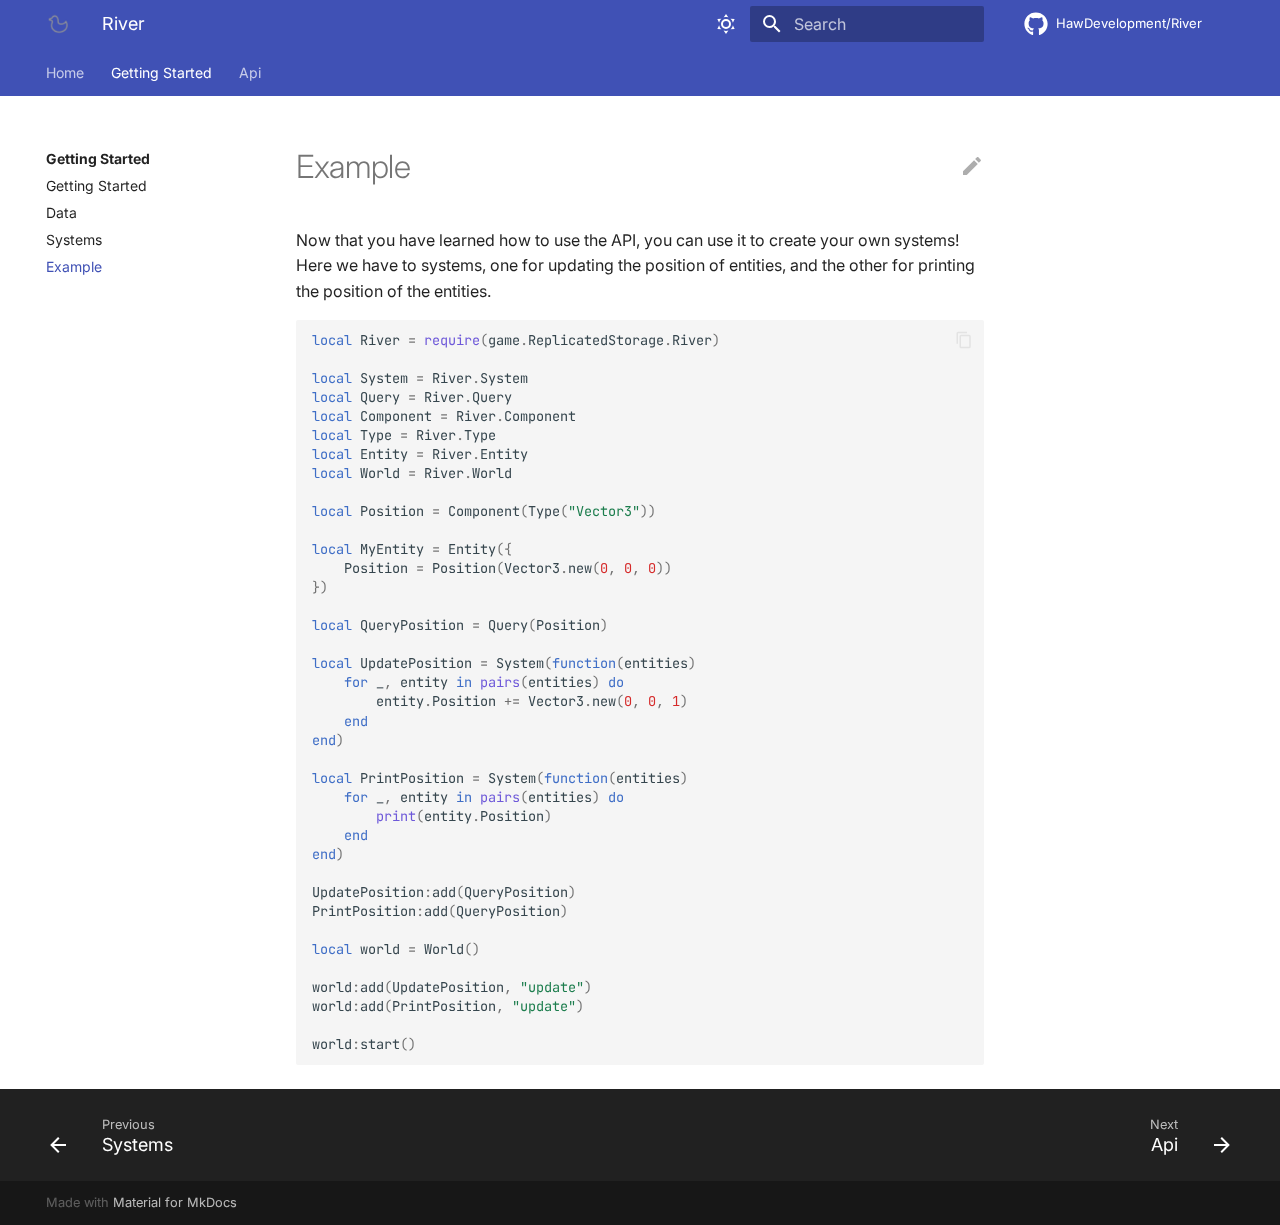
<file: GetStarted/Example/index.html>
<!doctype html>
<html lang="en" class="no-js">
  <head>
    
      <meta charset="utf-8">
      <meta name="viewport" content="width=device-width,initial-scale=1">
      
      
      
      
        <link rel="canonical" href="https://HawDevelopment.github.io/River/GetStarted/Example/">
      
      <link rel="icon" href="../../assets/FavIcon.png">
      <meta name="generator" content="mkdocs-1.2.2, mkdocs-material-7.3.3">
    
    
      
        <title>Example - River</title>
      
    
    
      <link rel="stylesheet" href="../../assets/stylesheets/main.5143246d.min.css">
      
        
        <link rel="stylesheet" href="../../assets/stylesheets/palette.3f5d1f46.min.css">
        
      
    
    
    
      
        
        <link rel="preconnect" href="https://fonts.gstatic.com" crossorigin>
        <link rel="stylesheet" href="https://fonts.googleapis.com/css?family=Inter:300,400,400i,700%7CJetBrains+Mono&display=fallback">
        <style>:root{--md-text-font-family:"Inter";--md-code-font-family:"JetBrains Mono"}</style>
      
    
    
    
    
      


    
    
  </head>
  
  
    
    
      
    
    
    
    
    <body dir="ltr" data-md-color-scheme="slate" data-md-color-primary="" data-md-color-accent="">
  
    
    <script>function __prefix(e){return new URL("../..",location).pathname+"."+e}function __get(e,t=localStorage){return JSON.parse(t.getItem(__prefix(e)))}</script>
    
      <script>var palette=__get("__palette");if(null!==palette&&"object"==typeof palette.color)for(var key in palette.color)document.body.setAttribute("data-md-color-"+key,palette.color[key])</script>
    
    <input class="md-toggle" data-md-toggle="drawer" type="checkbox" id="__drawer" autocomplete="off">
    <input class="md-toggle" data-md-toggle="search" type="checkbox" id="__search" autocomplete="off">
    <label class="md-overlay" for="__drawer"></label>
    <div data-md-component="skip">
      
        
        <a href="#example" class="md-skip">
          Skip to content
        </a>
      
    </div>
    <div data-md-component="announce">
      
    </div>
    
      

<header class="md-header" data-md-component="header">
  <nav class="md-header__inner md-grid" aria-label="Header">
    <a href="../.." title="River" class="md-header__button md-logo" aria-label="River" data-md-component="logo">
      
  <img src="../../assets/Duck-2.png" alt="logo">

    </a>
    <label class="md-header__button md-icon" for="__drawer">
      <svg xmlns="http://www.w3.org/2000/svg" viewBox="0 0 24 24"><path d="M3 6h18v2H3V6m0 5h18v2H3v-2m0 5h18v2H3v-2z"/></svg>
    </label>
    <div class="md-header__title" data-md-component="header-title">
      <div class="md-header__ellipsis">
        <div class="md-header__topic">
          <span class="md-ellipsis">
            River
          </span>
        </div>
        <div class="md-header__topic" data-md-component="header-topic">
          <span class="md-ellipsis">
            
              Example
            
          </span>
        </div>
      </div>
    </div>
    
      <form class="md-header__option" data-md-component="palette">
        
          
          
          <input class="md-option" data-md-color-media="(prefers-color-scheme: dark)" data-md-color-scheme="slate" data-md-color-primary="" data-md-color-accent=""  aria-label="Switch to light mode"  type="radio" name="__palette" id="__palette_1">
          
            <label class="md-header__button md-icon" title="Switch to light mode" for="__palette_2" hidden>
              <svg xmlns="http://www.w3.org/2000/svg" viewBox="0 0 24 24"><path d="m17.75 4.09-2.53 1.94.91 3.06-2.63-1.81-2.63 1.81.91-3.06-2.53-1.94L12.44 4l1.06-3 1.06 3 3.19.09m3.5 6.91-1.64 1.25.59 1.98-1.7-1.17-1.7 1.17.59-1.98L15.75 11l2.06-.05L18.5 9l.69 1.95 2.06.05m-2.28 4.95c.83-.08 1.72 1.1 1.19 1.85-.32.45-.66.87-1.08 1.27C15.17 23 8.84 23 4.94 19.07c-3.91-3.9-3.91-10.24 0-14.14.4-.4.82-.76 1.27-1.08.75-.53 1.93.36 1.85 1.19-.27 2.86.69 5.83 2.89 8.02a9.96 9.96 0 0 0 8.02 2.89m-1.64 2.02a12.08 12.08 0 0 1-7.8-3.47c-2.17-2.19-3.33-5-3.49-7.82-2.81 3.14-2.7 7.96.31 10.98 3.02 3.01 7.84 3.12 10.98.31z"/></svg>
            </label>
          
        
          
          
          <input class="md-option" data-md-color-media="(prefers-color-scheme: light)" data-md-color-scheme="default" data-md-color-primary="" data-md-color-accent=""  aria-label="Switch to dark mode"  type="radio" name="__palette" id="__palette_2">
          
            <label class="md-header__button md-icon" title="Switch to dark mode" for="__palette_1" hidden>
              <svg xmlns="http://www.w3.org/2000/svg" viewBox="0 0 24 24"><path d="M12 7a5 5 0 0 1 5 5 5 5 0 0 1-5 5 5 5 0 0 1-5-5 5 5 0 0 1 5-5m0 2a3 3 0 0 0-3 3 3 3 0 0 0 3 3 3 3 0 0 0 3-3 3 3 0 0 0-3-3m0-7 2.39 3.42C13.65 5.15 12.84 5 12 5c-.84 0-1.65.15-2.39.42L12 2M3.34 7l4.16-.35A7.2 7.2 0 0 0 5.94 8.5c-.44.74-.69 1.5-.83 2.29L3.34 7m.02 10 1.76-3.77a7.131 7.131 0 0 0 2.38 4.14L3.36 17M20.65 7l-1.77 3.79a7.023 7.023 0 0 0-2.38-4.15l4.15.36m-.01 10-4.14.36c.59-.51 1.12-1.14 1.54-1.86.42-.73.69-1.5.83-2.29L20.64 17M12 22l-2.41-3.44c.74.27 1.55.44 2.41.44.82 0 1.63-.17 2.37-.44L12 22z"/></svg>
            </label>
          
        
      </form>
    
    
    
      <label class="md-header__button md-icon" for="__search">
        <svg xmlns="http://www.w3.org/2000/svg" viewBox="0 0 24 24"><path d="M9.5 3A6.5 6.5 0 0 1 16 9.5c0 1.61-.59 3.09-1.56 4.23l.27.27h.79l5 5-1.5 1.5-5-5v-.79l-.27-.27A6.516 6.516 0 0 1 9.5 16 6.5 6.5 0 0 1 3 9.5 6.5 6.5 0 0 1 9.5 3m0 2C7 5 5 7 5 9.5S7 14 9.5 14 14 12 14 9.5 12 5 9.5 5z"/></svg>
      </label>
      
<div class="md-search" data-md-component="search" role="dialog">
  <label class="md-search__overlay" for="__search"></label>
  <div class="md-search__inner" role="search">
    <form class="md-search__form" name="search">
      <input type="text" class="md-search__input" name="query" aria-label="Search" placeholder="Search" autocapitalize="off" autocorrect="off" autocomplete="off" spellcheck="false" data-md-component="search-query" required>
      <label class="md-search__icon md-icon" for="__search">
        <svg xmlns="http://www.w3.org/2000/svg" viewBox="0 0 24 24"><path d="M9.5 3A6.5 6.5 0 0 1 16 9.5c0 1.61-.59 3.09-1.56 4.23l.27.27h.79l5 5-1.5 1.5-5-5v-.79l-.27-.27A6.516 6.516 0 0 1 9.5 16 6.5 6.5 0 0 1 3 9.5 6.5 6.5 0 0 1 9.5 3m0 2C7 5 5 7 5 9.5S7 14 9.5 14 14 12 14 9.5 12 5 9.5 5z"/></svg>
        <svg xmlns="http://www.w3.org/2000/svg" viewBox="0 0 24 24"><path d="M20 11v2H8l5.5 5.5-1.42 1.42L4.16 12l7.92-7.92L13.5 5.5 8 11h12z"/></svg>
      </label>
      <nav class="md-search__options" aria-label="Search">
        
        <button type="reset" class="md-search__icon md-icon" aria-label="Clear" tabindex="-1">
          <svg xmlns="http://www.w3.org/2000/svg" viewBox="0 0 24 24"><path d="M19 6.41 17.59 5 12 10.59 6.41 5 5 6.41 10.59 12 5 17.59 6.41 19 12 13.41 17.59 19 19 17.59 13.41 12 19 6.41z"/></svg>
        </button>
      </nav>
      
    </form>
    <div class="md-search__output">
      <div class="md-search__scrollwrap" data-md-scrollfix>
        <div class="md-search-result" data-md-component="search-result">
          <div class="md-search-result__meta">
            Initializing search
          </div>
          <ol class="md-search-result__list"></ol>
        </div>
      </div>
    </div>
  </div>
</div>
    
    
      <div class="md-header__source">
        
<a href="https://github.com/HawDevelopment/River/" title="Go to repository" class="md-source" data-md-component="source">
  <div class="md-source__icon md-icon">
    
    <svg xmlns="http://www.w3.org/2000/svg" viewBox="0 0 496 512"><path d="M165.9 397.4c0 2-2.3 3.6-5.2 3.6-3.3.3-5.6-1.3-5.6-3.6 0-2 2.3-3.6 5.2-3.6 3-.3 5.6 1.3 5.6 3.6zm-31.1-4.5c-.7 2 1.3 4.3 4.3 4.9 2.6 1 5.6 0 6.2-2s-1.3-4.3-4.3-5.2c-2.6-.7-5.5.3-6.2 2.3zm44.2-1.7c-2.9.7-4.9 2.6-4.6 4.9.3 2 2.9 3.3 5.9 2.6 2.9-.7 4.9-2.6 4.6-4.6-.3-1.9-3-3.2-5.9-2.9zM244.8 8C106.1 8 0 113.3 0 252c0 110.9 69.8 205.8 169.5 239.2 12.8 2.3 17.3-5.6 17.3-12.1 0-6.2-.3-40.4-.3-61.4 0 0-70 15-84.7-29.8 0 0-11.4-29.1-27.8-36.6 0 0-22.9-15.7 1.6-15.4 0 0 24.9 2 38.6 25.8 21.9 38.6 58.6 27.5 72.9 20.9 2.3-16 8.8-27.1 16-33.7-55.9-6.2-112.3-14.3-112.3-110.5 0-27.5 7.6-41.3 23.6-58.9-2.6-6.5-11.1-33.3 2.6-67.9 20.9-6.5 69 27 69 27 20-5.6 41.5-8.5 62.8-8.5s42.8 2.9 62.8 8.5c0 0 48.1-33.6 69-27 13.7 34.7 5.2 61.4 2.6 67.9 16 17.7 25.8 31.5 25.8 58.9 0 96.5-58.9 104.2-114.8 110.5 9.2 7.9 17 22.9 17 46.4 0 33.7-.3 75.4-.3 83.6 0 6.5 4.6 14.4 17.3 12.1C428.2 457.8 496 362.9 496 252 496 113.3 383.5 8 244.8 8zM97.2 352.9c-1.3 1-1 3.3.7 5.2 1.6 1.6 3.9 2.3 5.2 1 1.3-1 1-3.3-.7-5.2-1.6-1.6-3.9-2.3-5.2-1zm-10.8-8.1c-.7 1.3.3 2.9 2.3 3.9 1.6 1 3.6.7 4.3-.7.7-1.3-.3-2.9-2.3-3.9-2-.6-3.6-.3-4.3.7zm32.4 35.6c-1.6 1.3-1 4.3 1.3 6.2 2.3 2.3 5.2 2.6 6.5 1 1.3-1.3.7-4.3-1.3-6.2-2.2-2.3-5.2-2.6-6.5-1zm-11.4-14.7c-1.6 1-1.6 3.6 0 5.9 1.6 2.3 4.3 3.3 5.6 2.3 1.6-1.3 1.6-3.9 0-6.2-1.4-2.3-4-3.3-5.6-2z"/></svg>
  </div>
  <div class="md-source__repository">
    HawDevelopment/River
  </div>
</a>
      </div>
    
  </nav>
  
</header>
    
    <div class="md-container" data-md-component="container">
      
      
        
          
            
<nav class="md-tabs" aria-label="Tabs" data-md-component="tabs">
  <div class="md-tabs__inner md-grid">
    <ul class="md-tabs__list">
      
        
  
  


  <li class="md-tabs__item">
    <a href="../.." class="md-tabs__link">
      Home
    </a>
  </li>

      
        
  
  
    
  


  
  
  
    <li class="md-tabs__item">
      <a href="../" class="md-tabs__link md-tabs__link--active">
        Getting Started
      </a>
    </li>
  

      
        
  
  


  <li class="md-tabs__item">
    <a href="../../Api/" class="md-tabs__link">
      Api
    </a>
  </li>

      
    </ul>
  </div>
</nav>
          
        
      
      <main class="md-main" data-md-component="main">
        <div class="md-main__inner md-grid">
          
            
              
              <div class="md-sidebar md-sidebar--primary" data-md-component="sidebar" data-md-type="navigation" >
                <div class="md-sidebar__scrollwrap">
                  <div class="md-sidebar__inner">
                    

  


<nav class="md-nav md-nav--primary md-nav--lifted" aria-label="Navigation" data-md-level="0">
  <label class="md-nav__title" for="__drawer">
    <a href="../.." title="River" class="md-nav__button md-logo" aria-label="River" data-md-component="logo">
      
  <img src="../../assets/Duck-2.png" alt="logo">

    </a>
    River
  </label>
  
    <div class="md-nav__source">
      
<a href="https://github.com/HawDevelopment/River/" title="Go to repository" class="md-source" data-md-component="source">
  <div class="md-source__icon md-icon">
    
    <svg xmlns="http://www.w3.org/2000/svg" viewBox="0 0 496 512"><path d="M165.9 397.4c0 2-2.3 3.6-5.2 3.6-3.3.3-5.6-1.3-5.6-3.6 0-2 2.3-3.6 5.2-3.6 3-.3 5.6 1.3 5.6 3.6zm-31.1-4.5c-.7 2 1.3 4.3 4.3 4.9 2.6 1 5.6 0 6.2-2s-1.3-4.3-4.3-5.2c-2.6-.7-5.5.3-6.2 2.3zm44.2-1.7c-2.9.7-4.9 2.6-4.6 4.9.3 2 2.9 3.3 5.9 2.6 2.9-.7 4.9-2.6 4.6-4.6-.3-1.9-3-3.2-5.9-2.9zM244.8 8C106.1 8 0 113.3 0 252c0 110.9 69.8 205.8 169.5 239.2 12.8 2.3 17.3-5.6 17.3-12.1 0-6.2-.3-40.4-.3-61.4 0 0-70 15-84.7-29.8 0 0-11.4-29.1-27.8-36.6 0 0-22.9-15.7 1.6-15.4 0 0 24.9 2 38.6 25.8 21.9 38.6 58.6 27.5 72.9 20.9 2.3-16 8.8-27.1 16-33.7-55.9-6.2-112.3-14.3-112.3-110.5 0-27.5 7.6-41.3 23.6-58.9-2.6-6.5-11.1-33.3 2.6-67.9 20.9-6.5 69 27 69 27 20-5.6 41.5-8.5 62.8-8.5s42.8 2.9 62.8 8.5c0 0 48.1-33.6 69-27 13.7 34.7 5.2 61.4 2.6 67.9 16 17.7 25.8 31.5 25.8 58.9 0 96.5-58.9 104.2-114.8 110.5 9.2 7.9 17 22.9 17 46.4 0 33.7-.3 75.4-.3 83.6 0 6.5 4.6 14.4 17.3 12.1C428.2 457.8 496 362.9 496 252 496 113.3 383.5 8 244.8 8zM97.2 352.9c-1.3 1-1 3.3.7 5.2 1.6 1.6 3.9 2.3 5.2 1 1.3-1 1-3.3-.7-5.2-1.6-1.6-3.9-2.3-5.2-1zm-10.8-8.1c-.7 1.3.3 2.9 2.3 3.9 1.6 1 3.6.7 4.3-.7.7-1.3-.3-2.9-2.3-3.9-2-.6-3.6-.3-4.3.7zm32.4 35.6c-1.6 1.3-1 4.3 1.3 6.2 2.3 2.3 5.2 2.6 6.5 1 1.3-1.3.7-4.3-1.3-6.2-2.2-2.3-5.2-2.6-6.5-1zm-11.4-14.7c-1.6 1-1.6 3.6 0 5.9 1.6 2.3 4.3 3.3 5.6 2.3 1.6-1.3 1.6-3.9 0-6.2-1.4-2.3-4-3.3-5.6-2z"/></svg>
  </div>
  <div class="md-source__repository">
    HawDevelopment/River
  </div>
</a>
    </div>
  
  <ul class="md-nav__list" data-md-scrollfix>
    
      
      
      

  
  
  
    <li class="md-nav__item">
      <a href="../.." class="md-nav__link">
        Home
      </a>
    </li>
  

    
      
      
      

  
  
    
  
  
    
    <li class="md-nav__item md-nav__item--active md-nav__item--nested">
      
      
        <input class="md-nav__toggle md-toggle" data-md-toggle="__nav_2" type="checkbox" id="__nav_2" checked>
      
      
      
      
        <label class="md-nav__link" for="__nav_2">
          Getting Started
          <span class="md-nav__icon md-icon"></span>
        </label>
      
      <nav class="md-nav" aria-label="Getting Started" data-md-level="1">
        <label class="md-nav__title" for="__nav_2">
          <span class="md-nav__icon md-icon"></span>
          Getting Started
        </label>
        <ul class="md-nav__list" data-md-scrollfix>
          
            
              
  
  
  
    <li class="md-nav__item">
      <a href="../" class="md-nav__link">
        Getting Started
      </a>
    </li>
  

            
          
            
              
  
  
  
    <li class="md-nav__item">
      <a href="../Data/" class="md-nav__link">
        Data
      </a>
    </li>
  

            
          
            
              
  
  
  
    <li class="md-nav__item">
      <a href="../Systems/" class="md-nav__link">
        Systems
      </a>
    </li>
  

            
          
            
              
  
  
    
  
  
    <li class="md-nav__item md-nav__item--active">
      
      <input class="md-nav__toggle md-toggle" data-md-toggle="toc" type="checkbox" id="__toc">
      
      
        
      
      
      <a href="./" class="md-nav__link md-nav__link--active">
        Example
      </a>
      
    </li>
  

            
          
        </ul>
      </nav>
    </li>
  

    
      
      
      

  
  
  
    <li class="md-nav__item">
      <a href="../../Api/" class="md-nav__link">
        Api
      </a>
    </li>
  

    
  </ul>
</nav>
                  </div>
                </div>
              </div>
            
            
              
              <div class="md-sidebar md-sidebar--secondary" data-md-component="sidebar" data-md-type="toc" >
                <div class="md-sidebar__scrollwrap">
                  <div class="md-sidebar__inner">
                    
<nav class="md-nav md-nav--secondary" aria-label="Table of contents">
  
  
  
    
  
  
</nav>
                  </div>
                </div>
              </div>
            
          
          <div class="md-content" data-md-component="content">
            <article class="md-content__inner md-typeset">
              
                
                  <a href="https://github.com/HawDevelopment/River/edit/master/docs/GetStarted/Example.md" title="Edit this page" class="md-content__button md-icon">
                    <svg xmlns="http://www.w3.org/2000/svg" viewBox="0 0 24 24"><path d="M20.71 7.04c.39-.39.39-1.04 0-1.41l-2.34-2.34c-.37-.39-1.02-.39-1.41 0l-1.84 1.83 3.75 3.75M3 17.25V21h3.75L17.81 9.93l-3.75-3.75L3 17.25z"/></svg>
                  </a>
                
                
                <h1 id="example">Example</h1>
<p>Now that you have learned how to use the API, you can use it to create your own systems!
Here we have to systems, one for updating the position of entities, and the other for printing the position of the entities.</p>
<div class="highlight"><pre><span></span><code><span class="kd">local</span> <span class="n">River</span> <span class="o">=</span> <span class="nb">require</span><span class="p">(</span><span class="n">game</span><span class="p">.</span><span class="n">ReplicatedStorage</span><span class="p">.</span><span class="n">River</span><span class="p">)</span>

<span class="kd">local</span> <span class="n">System</span> <span class="o">=</span> <span class="n">River</span><span class="p">.</span><span class="n">System</span>
<span class="kd">local</span> <span class="n">Query</span> <span class="o">=</span> <span class="n">River</span><span class="p">.</span><span class="n">Query</span>
<span class="kd">local</span> <span class="n">Component</span> <span class="o">=</span> <span class="n">River</span><span class="p">.</span><span class="n">Component</span>
<span class="kd">local</span> <span class="n">Type</span> <span class="o">=</span> <span class="n">River</span><span class="p">.</span><span class="n">Type</span>
<span class="kd">local</span> <span class="n">Entity</span> <span class="o">=</span> <span class="n">River</span><span class="p">.</span><span class="n">Entity</span>
<span class="kd">local</span> <span class="n">World</span> <span class="o">=</span> <span class="n">River</span><span class="p">.</span><span class="n">World</span>

<span class="kd">local</span> <span class="n">Position</span> <span class="o">=</span> <span class="n">Component</span><span class="p">(</span><span class="n">Type</span><span class="p">(</span><span class="s2">&quot;Vector3&quot;</span><span class="p">))</span>

<span class="kd">local</span> <span class="n">MyEntity</span> <span class="o">=</span> <span class="n">Entity</span><span class="p">({</span>
    <span class="n">Position</span> <span class="o">=</span> <span class="n">Position</span><span class="p">(</span><span class="n">Vector3</span><span class="p">.</span><span class="n">new</span><span class="p">(</span><span class="mi">0</span><span class="p">,</span> <span class="mi">0</span><span class="p">,</span> <span class="mi">0</span><span class="p">))</span>
<span class="p">})</span>

<span class="kd">local</span> <span class="n">QueryPosition</span> <span class="o">=</span> <span class="n">Query</span><span class="p">(</span><span class="n">Position</span><span class="p">)</span>

<span class="kd">local</span> <span class="n">UpdatePosition</span> <span class="o">=</span> <span class="n">System</span><span class="p">(</span><span class="kr">function</span><span class="p">(</span><span class="n">entities</span><span class="p">)</span>
    <span class="kr">for</span> <span class="n">_</span><span class="p">,</span> <span class="n">entity</span> <span class="kr">in</span> <span class="nb">pairs</span><span class="p">(</span><span class="n">entities</span><span class="p">)</span> <span class="kr">do</span>
        <span class="n">entity</span><span class="p">.</span><span class="n">Position</span> <span class="o">+=</span> <span class="n">Vector3</span><span class="p">.</span><span class="n">new</span><span class="p">(</span><span class="mi">0</span><span class="p">,</span> <span class="mi">0</span><span class="p">,</span> <span class="mi">1</span><span class="p">)</span>
    <span class="kr">end</span>
<span class="kr">end</span><span class="p">)</span>

<span class="kd">local</span> <span class="n">PrintPosition</span> <span class="o">=</span> <span class="n">System</span><span class="p">(</span><span class="kr">function</span><span class="p">(</span><span class="n">entities</span><span class="p">)</span>
    <span class="kr">for</span> <span class="n">_</span><span class="p">,</span> <span class="n">entity</span> <span class="kr">in</span> <span class="nb">pairs</span><span class="p">(</span><span class="n">entities</span><span class="p">)</span> <span class="kr">do</span>
        <span class="nb">print</span><span class="p">(</span><span class="n">entity</span><span class="p">.</span><span class="n">Position</span><span class="p">)</span>
    <span class="kr">end</span>
<span class="kr">end</span><span class="p">)</span>

<span class="n">UpdatePosition</span><span class="p">:</span><span class="n">add</span><span class="p">(</span><span class="n">QueryPosition</span><span class="p">)</span>
<span class="n">PrintPosition</span><span class="p">:</span><span class="n">add</span><span class="p">(</span><span class="n">QueryPosition</span><span class="p">)</span>

<span class="kd">local</span> <span class="n">world</span> <span class="o">=</span> <span class="n">World</span><span class="p">()</span>

<span class="n">world</span><span class="p">:</span><span class="n">add</span><span class="p">(</span><span class="n">UpdatePosition</span><span class="p">,</span> <span class="s2">&quot;update&quot;</span><span class="p">)</span>
<span class="n">world</span><span class="p">:</span><span class="n">add</span><span class="p">(</span><span class="n">PrintPosition</span><span class="p">,</span> <span class="s2">&quot;update&quot;</span><span class="p">)</span>

<span class="n">world</span><span class="p">:</span><span class="n">start</span><span class="p">()</span>
</code></pre></div>
                
              
              
                


              
            </article>
          </div>
        </div>
        
      </main>
      
        
<footer class="md-footer">
  
    <nav class="md-footer__inner md-grid" aria-label="Footer">
      
        
        <a href="../Systems/" class="md-footer__link md-footer__link--prev" aria-label="Previous: Systems" rel="prev">
          <div class="md-footer__button md-icon">
            <svg xmlns="http://www.w3.org/2000/svg" viewBox="0 0 24 24"><path d="M20 11v2H8l5.5 5.5-1.42 1.42L4.16 12l7.92-7.92L13.5 5.5 8 11h12z"/></svg>
          </div>
          <div class="md-footer__title">
            <div class="md-ellipsis">
              <span class="md-footer__direction">
                Previous
              </span>
              Systems
            </div>
          </div>
        </a>
      
      
        
        <a href="../../Api/" class="md-footer__link md-footer__link--next" aria-label="Next: Api" rel="next">
          <div class="md-footer__title">
            <div class="md-ellipsis">
              <span class="md-footer__direction">
                Next
              </span>
              Api
            </div>
          </div>
          <div class="md-footer__button md-icon">
            <svg xmlns="http://www.w3.org/2000/svg" viewBox="0 0 24 24"><path d="M4 11v2h12l-5.5 5.5 1.42 1.42L19.84 12l-7.92-7.92L10.5 5.5 16 11H4z"/></svg>
          </div>
        </a>
      
    </nav>
  
  <div class="md-footer-meta md-typeset">
    <div class="md-footer-meta__inner md-grid">
      <div class="md-footer-copyright">
        
        
          Made with
          <a href="https://squidfunk.github.io/mkdocs-material/" target="_blank" rel="noopener">
            Material for MkDocs
          </a>
        
        
      </div>
      
    </div>
  </div>
</footer>
      
    </div>
    <div class="md-dialog" data-md-component="dialog">
      <div class="md-dialog__inner md-typeset"></div>
    </div>
    <script id="__config" type="application/json">{"base": "../..", "features": ["navigation.tabs"], "translations": {"clipboard.copy": "Copy to clipboard", "clipboard.copied": "Copied to clipboard", "search.config.lang": "en", "search.config.pipeline": "trimmer, stopWordFilter", "search.config.separator": "[\\s\\-]+", "search.placeholder": "Search", "search.result.placeholder": "Type to start searching", "search.result.none": "No matching documents", "search.result.one": "1 matching document", "search.result.other": "# matching documents", "search.result.more.one": "1 more on this page", "search.result.more.other": "# more on this page", "search.result.term.missing": "Missing", "select.version.title": "Select version"}, "search": "../../assets/javascripts/workers/search.8397ff9e.min.js", "version": null}</script>
    
    
      <script src="../../assets/javascripts/bundle.f89c2efe.min.js"></script>
      
    
  </body>
</html>
</file>
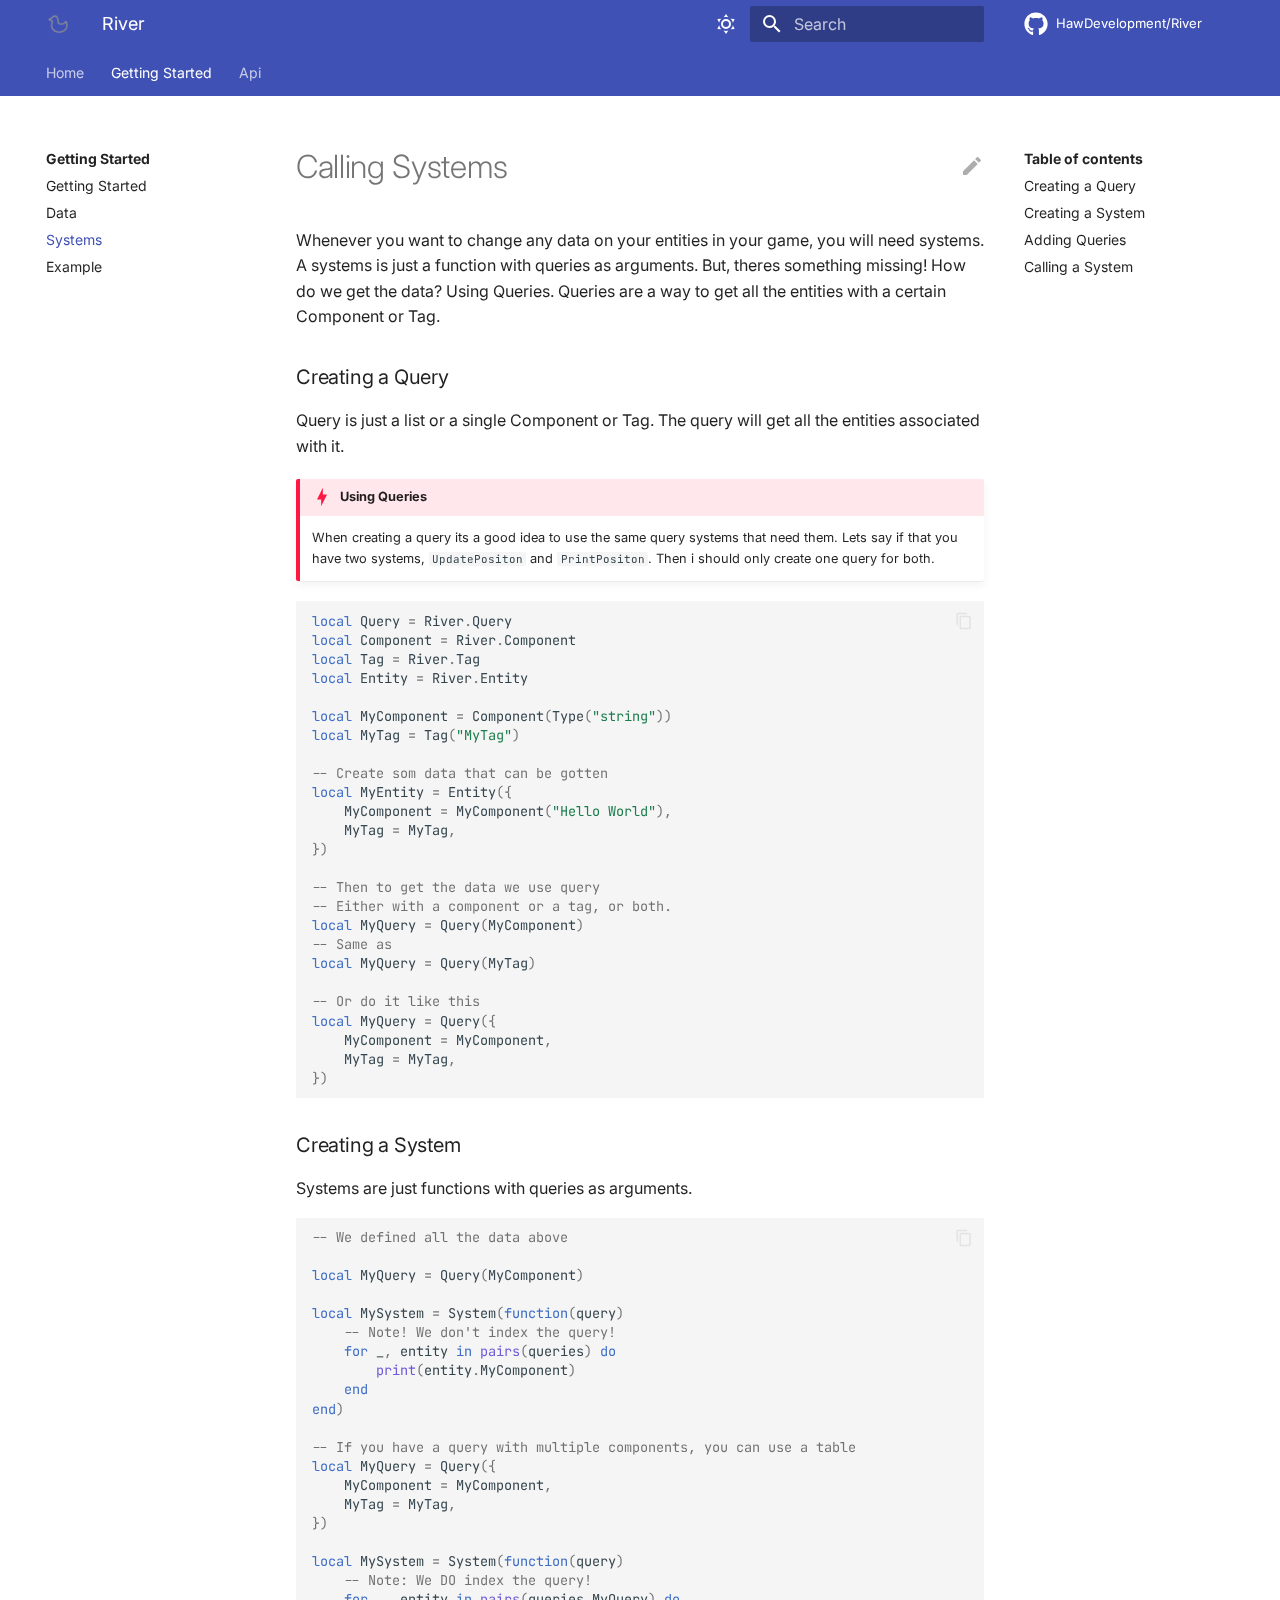
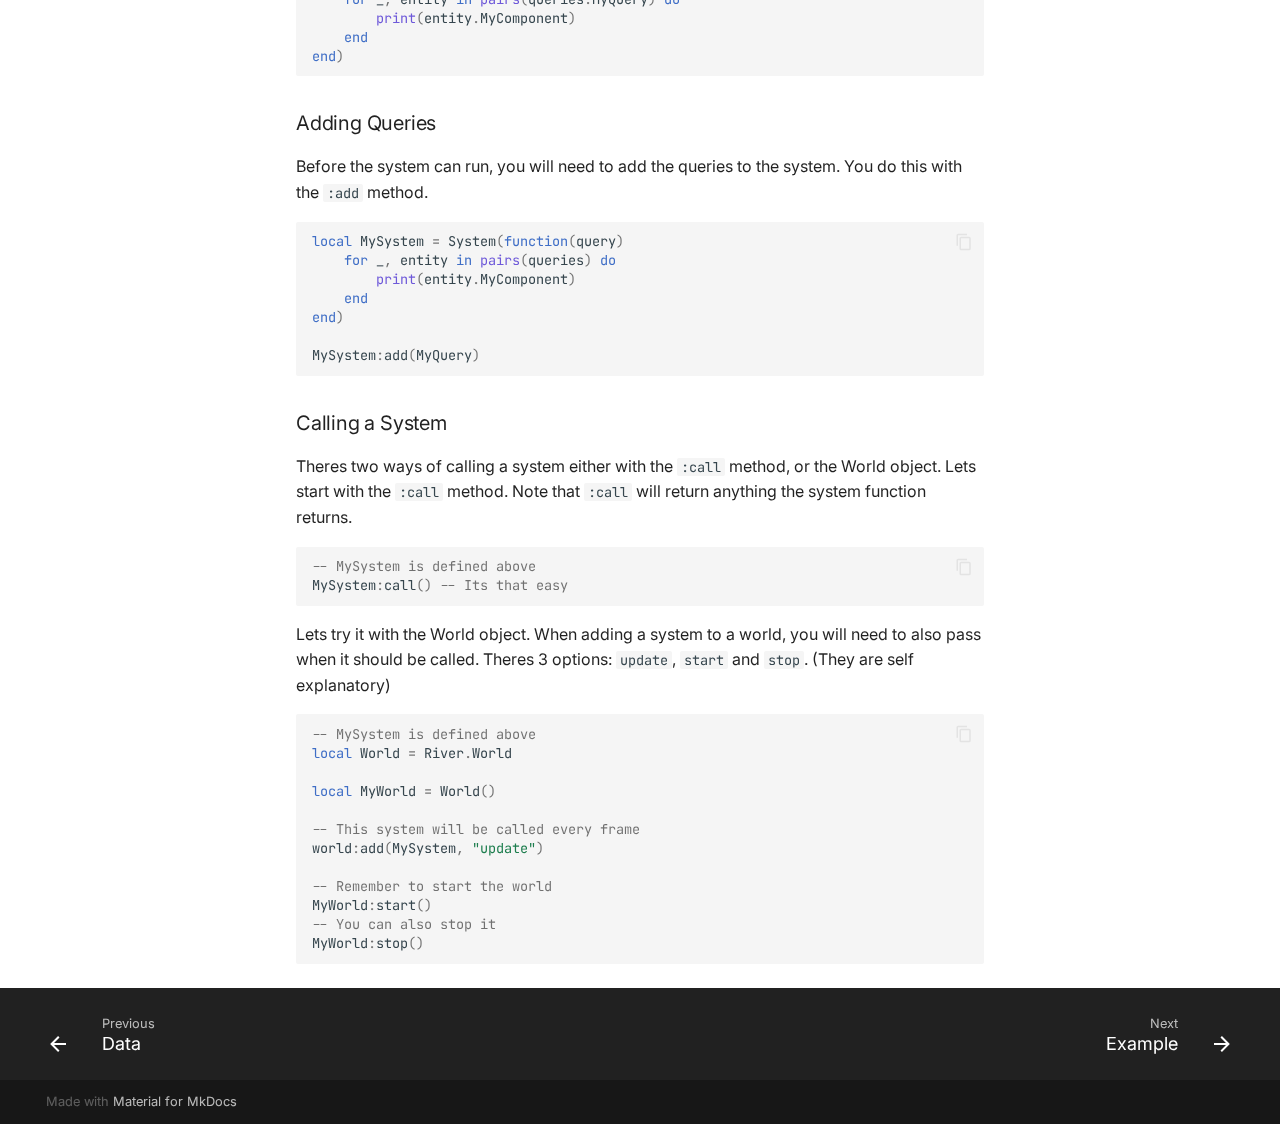
<file: GetStarted/Systems/index.html>
<!doctype html>
<html lang="en" class="no-js">
  <head>
    
      <meta charset="utf-8">
      <meta name="viewport" content="width=device-width,initial-scale=1">
      
      
      
      
        <link rel="canonical" href="https://HawDevelopment.github.io/River/GetStarted/Systems/">
      
      <link rel="icon" href="../../assets/FavIcon.png">
      <meta name="generator" content="mkdocs-1.2.2, mkdocs-material-7.3.3">
    
    
      
        <title>Systems - River</title>
      
    
    
      <link rel="stylesheet" href="../../assets/stylesheets/main.5143246d.min.css">
      
        
        <link rel="stylesheet" href="../../assets/stylesheets/palette.3f5d1f46.min.css">
        
      
    
    
    
      
        
        <link rel="preconnect" href="https://fonts.gstatic.com" crossorigin>
        <link rel="stylesheet" href="https://fonts.googleapis.com/css?family=Inter:300,400,400i,700%7CJetBrains+Mono&display=fallback">
        <style>:root{--md-text-font-family:"Inter";--md-code-font-family:"JetBrains Mono"}</style>
      
    
    
    
    
      


    
    
  </head>
  
  
    
    
      
    
    
    
    
    <body dir="ltr" data-md-color-scheme="slate" data-md-color-primary="" data-md-color-accent="">
  
    
    <script>function __prefix(e){return new URL("../..",location).pathname+"."+e}function __get(e,t=localStorage){return JSON.parse(t.getItem(__prefix(e)))}</script>
    
      <script>var palette=__get("__palette");if(null!==palette&&"object"==typeof palette.color)for(var key in palette.color)document.body.setAttribute("data-md-color-"+key,palette.color[key])</script>
    
    <input class="md-toggle" data-md-toggle="drawer" type="checkbox" id="__drawer" autocomplete="off">
    <input class="md-toggle" data-md-toggle="search" type="checkbox" id="__search" autocomplete="off">
    <label class="md-overlay" for="__drawer"></label>
    <div data-md-component="skip">
      
        
        <a href="#calling-systems" class="md-skip">
          Skip to content
        </a>
      
    </div>
    <div data-md-component="announce">
      
    </div>
    
      

<header class="md-header" data-md-component="header">
  <nav class="md-header__inner md-grid" aria-label="Header">
    <a href="../.." title="River" class="md-header__button md-logo" aria-label="River" data-md-component="logo">
      
  <img src="../../assets/Duck-2.png" alt="logo">

    </a>
    <label class="md-header__button md-icon" for="__drawer">
      <svg xmlns="http://www.w3.org/2000/svg" viewBox="0 0 24 24"><path d="M3 6h18v2H3V6m0 5h18v2H3v-2m0 5h18v2H3v-2z"/></svg>
    </label>
    <div class="md-header__title" data-md-component="header-title">
      <div class="md-header__ellipsis">
        <div class="md-header__topic">
          <span class="md-ellipsis">
            River
          </span>
        </div>
        <div class="md-header__topic" data-md-component="header-topic">
          <span class="md-ellipsis">
            
              Systems
            
          </span>
        </div>
      </div>
    </div>
    
      <form class="md-header__option" data-md-component="palette">
        
          
          
          <input class="md-option" data-md-color-media="(prefers-color-scheme: dark)" data-md-color-scheme="slate" data-md-color-primary="" data-md-color-accent=""  aria-label="Switch to light mode"  type="radio" name="__palette" id="__palette_1">
          
            <label class="md-header__button md-icon" title="Switch to light mode" for="__palette_2" hidden>
              <svg xmlns="http://www.w3.org/2000/svg" viewBox="0 0 24 24"><path d="m17.75 4.09-2.53 1.94.91 3.06-2.63-1.81-2.63 1.81.91-3.06-2.53-1.94L12.44 4l1.06-3 1.06 3 3.19.09m3.5 6.91-1.64 1.25.59 1.98-1.7-1.17-1.7 1.17.59-1.98L15.75 11l2.06-.05L18.5 9l.69 1.95 2.06.05m-2.28 4.95c.83-.08 1.72 1.1 1.19 1.85-.32.45-.66.87-1.08 1.27C15.17 23 8.84 23 4.94 19.07c-3.91-3.9-3.91-10.24 0-14.14.4-.4.82-.76 1.27-1.08.75-.53 1.93.36 1.85 1.19-.27 2.86.69 5.83 2.89 8.02a9.96 9.96 0 0 0 8.02 2.89m-1.64 2.02a12.08 12.08 0 0 1-7.8-3.47c-2.17-2.19-3.33-5-3.49-7.82-2.81 3.14-2.7 7.96.31 10.98 3.02 3.01 7.84 3.12 10.98.31z"/></svg>
            </label>
          
        
          
          
          <input class="md-option" data-md-color-media="(prefers-color-scheme: light)" data-md-color-scheme="default" data-md-color-primary="" data-md-color-accent=""  aria-label="Switch to dark mode"  type="radio" name="__palette" id="__palette_2">
          
            <label class="md-header__button md-icon" title="Switch to dark mode" for="__palette_1" hidden>
              <svg xmlns="http://www.w3.org/2000/svg" viewBox="0 0 24 24"><path d="M12 7a5 5 0 0 1 5 5 5 5 0 0 1-5 5 5 5 0 0 1-5-5 5 5 0 0 1 5-5m0 2a3 3 0 0 0-3 3 3 3 0 0 0 3 3 3 3 0 0 0 3-3 3 3 0 0 0-3-3m0-7 2.39 3.42C13.65 5.15 12.84 5 12 5c-.84 0-1.65.15-2.39.42L12 2M3.34 7l4.16-.35A7.2 7.2 0 0 0 5.94 8.5c-.44.74-.69 1.5-.83 2.29L3.34 7m.02 10 1.76-3.77a7.131 7.131 0 0 0 2.38 4.14L3.36 17M20.65 7l-1.77 3.79a7.023 7.023 0 0 0-2.38-4.15l4.15.36m-.01 10-4.14.36c.59-.51 1.12-1.14 1.54-1.86.42-.73.69-1.5.83-2.29L20.64 17M12 22l-2.41-3.44c.74.27 1.55.44 2.41.44.82 0 1.63-.17 2.37-.44L12 22z"/></svg>
            </label>
          
        
      </form>
    
    
    
      <label class="md-header__button md-icon" for="__search">
        <svg xmlns="http://www.w3.org/2000/svg" viewBox="0 0 24 24"><path d="M9.5 3A6.5 6.5 0 0 1 16 9.5c0 1.61-.59 3.09-1.56 4.23l.27.27h.79l5 5-1.5 1.5-5-5v-.79l-.27-.27A6.516 6.516 0 0 1 9.5 16 6.5 6.5 0 0 1 3 9.5 6.5 6.5 0 0 1 9.5 3m0 2C7 5 5 7 5 9.5S7 14 9.5 14 14 12 14 9.5 12 5 9.5 5z"/></svg>
      </label>
      
<div class="md-search" data-md-component="search" role="dialog">
  <label class="md-search__overlay" for="__search"></label>
  <div class="md-search__inner" role="search">
    <form class="md-search__form" name="search">
      <input type="text" class="md-search__input" name="query" aria-label="Search" placeholder="Search" autocapitalize="off" autocorrect="off" autocomplete="off" spellcheck="false" data-md-component="search-query" required>
      <label class="md-search__icon md-icon" for="__search">
        <svg xmlns="http://www.w3.org/2000/svg" viewBox="0 0 24 24"><path d="M9.5 3A6.5 6.5 0 0 1 16 9.5c0 1.61-.59 3.09-1.56 4.23l.27.27h.79l5 5-1.5 1.5-5-5v-.79l-.27-.27A6.516 6.516 0 0 1 9.5 16 6.5 6.5 0 0 1 3 9.5 6.5 6.5 0 0 1 9.5 3m0 2C7 5 5 7 5 9.5S7 14 9.5 14 14 12 14 9.5 12 5 9.5 5z"/></svg>
        <svg xmlns="http://www.w3.org/2000/svg" viewBox="0 0 24 24"><path d="M20 11v2H8l5.5 5.5-1.42 1.42L4.16 12l7.92-7.92L13.5 5.5 8 11h12z"/></svg>
      </label>
      <nav class="md-search__options" aria-label="Search">
        
        <button type="reset" class="md-search__icon md-icon" aria-label="Clear" tabindex="-1">
          <svg xmlns="http://www.w3.org/2000/svg" viewBox="0 0 24 24"><path d="M19 6.41 17.59 5 12 10.59 6.41 5 5 6.41 10.59 12 5 17.59 6.41 19 12 13.41 17.59 19 19 17.59 13.41 12 19 6.41z"/></svg>
        </button>
      </nav>
      
    </form>
    <div class="md-search__output">
      <div class="md-search__scrollwrap" data-md-scrollfix>
        <div class="md-search-result" data-md-component="search-result">
          <div class="md-search-result__meta">
            Initializing search
          </div>
          <ol class="md-search-result__list"></ol>
        </div>
      </div>
    </div>
  </div>
</div>
    
    
      <div class="md-header__source">
        
<a href="https://github.com/HawDevelopment/River/" title="Go to repository" class="md-source" data-md-component="source">
  <div class="md-source__icon md-icon">
    
    <svg xmlns="http://www.w3.org/2000/svg" viewBox="0 0 496 512"><path d="M165.9 397.4c0 2-2.3 3.6-5.2 3.6-3.3.3-5.6-1.3-5.6-3.6 0-2 2.3-3.6 5.2-3.6 3-.3 5.6 1.3 5.6 3.6zm-31.1-4.5c-.7 2 1.3 4.3 4.3 4.9 2.6 1 5.6 0 6.2-2s-1.3-4.3-4.3-5.2c-2.6-.7-5.5.3-6.2 2.3zm44.2-1.7c-2.9.7-4.9 2.6-4.6 4.9.3 2 2.9 3.3 5.9 2.6 2.9-.7 4.9-2.6 4.6-4.6-.3-1.9-3-3.2-5.9-2.9zM244.8 8C106.1 8 0 113.3 0 252c0 110.9 69.8 205.8 169.5 239.2 12.8 2.3 17.3-5.6 17.3-12.1 0-6.2-.3-40.4-.3-61.4 0 0-70 15-84.7-29.8 0 0-11.4-29.1-27.8-36.6 0 0-22.9-15.7 1.6-15.4 0 0 24.9 2 38.6 25.8 21.9 38.6 58.6 27.5 72.9 20.9 2.3-16 8.8-27.1 16-33.7-55.9-6.2-112.3-14.3-112.3-110.5 0-27.5 7.6-41.3 23.6-58.9-2.6-6.5-11.1-33.3 2.6-67.9 20.9-6.5 69 27 69 27 20-5.6 41.5-8.5 62.8-8.5s42.8 2.9 62.8 8.5c0 0 48.1-33.6 69-27 13.7 34.7 5.2 61.4 2.6 67.9 16 17.7 25.8 31.5 25.8 58.9 0 96.5-58.9 104.2-114.8 110.5 9.2 7.9 17 22.9 17 46.4 0 33.7-.3 75.4-.3 83.6 0 6.5 4.6 14.4 17.3 12.1C428.2 457.8 496 362.9 496 252 496 113.3 383.5 8 244.8 8zM97.2 352.9c-1.3 1-1 3.3.7 5.2 1.6 1.6 3.9 2.3 5.2 1 1.3-1 1-3.3-.7-5.2-1.6-1.6-3.9-2.3-5.2-1zm-10.8-8.1c-.7 1.3.3 2.9 2.3 3.9 1.6 1 3.6.7 4.3-.7.7-1.3-.3-2.9-2.3-3.9-2-.6-3.6-.3-4.3.7zm32.4 35.6c-1.6 1.3-1 4.3 1.3 6.2 2.3 2.3 5.2 2.6 6.5 1 1.3-1.3.7-4.3-1.3-6.2-2.2-2.3-5.2-2.6-6.5-1zm-11.4-14.7c-1.6 1-1.6 3.6 0 5.9 1.6 2.3 4.3 3.3 5.6 2.3 1.6-1.3 1.6-3.9 0-6.2-1.4-2.3-4-3.3-5.6-2z"/></svg>
  </div>
  <div class="md-source__repository">
    HawDevelopment/River
  </div>
</a>
      </div>
    
  </nav>
  
</header>
    
    <div class="md-container" data-md-component="container">
      
      
        
          
            
<nav class="md-tabs" aria-label="Tabs" data-md-component="tabs">
  <div class="md-tabs__inner md-grid">
    <ul class="md-tabs__list">
      
        
  
  


  <li class="md-tabs__item">
    <a href="../.." class="md-tabs__link">
      Home
    </a>
  </li>

      
        
  
  
    
  


  
  
  
    <li class="md-tabs__item">
      <a href="../" class="md-tabs__link md-tabs__link--active">
        Getting Started
      </a>
    </li>
  

      
        
  
  


  <li class="md-tabs__item">
    <a href="../../Api/" class="md-tabs__link">
      Api
    </a>
  </li>

      
    </ul>
  </div>
</nav>
          
        
      
      <main class="md-main" data-md-component="main">
        <div class="md-main__inner md-grid">
          
            
              
              <div class="md-sidebar md-sidebar--primary" data-md-component="sidebar" data-md-type="navigation" >
                <div class="md-sidebar__scrollwrap">
                  <div class="md-sidebar__inner">
                    

  


<nav class="md-nav md-nav--primary md-nav--lifted" aria-label="Navigation" data-md-level="0">
  <label class="md-nav__title" for="__drawer">
    <a href="../.." title="River" class="md-nav__button md-logo" aria-label="River" data-md-component="logo">
      
  <img src="../../assets/Duck-2.png" alt="logo">

    </a>
    River
  </label>
  
    <div class="md-nav__source">
      
<a href="https://github.com/HawDevelopment/River/" title="Go to repository" class="md-source" data-md-component="source">
  <div class="md-source__icon md-icon">
    
    <svg xmlns="http://www.w3.org/2000/svg" viewBox="0 0 496 512"><path d="M165.9 397.4c0 2-2.3 3.6-5.2 3.6-3.3.3-5.6-1.3-5.6-3.6 0-2 2.3-3.6 5.2-3.6 3-.3 5.6 1.3 5.6 3.6zm-31.1-4.5c-.7 2 1.3 4.3 4.3 4.9 2.6 1 5.6 0 6.2-2s-1.3-4.3-4.3-5.2c-2.6-.7-5.5.3-6.2 2.3zm44.2-1.7c-2.9.7-4.9 2.6-4.6 4.9.3 2 2.9 3.3 5.9 2.6 2.9-.7 4.9-2.6 4.6-4.6-.3-1.9-3-3.2-5.9-2.9zM244.8 8C106.1 8 0 113.3 0 252c0 110.9 69.8 205.8 169.5 239.2 12.8 2.3 17.3-5.6 17.3-12.1 0-6.2-.3-40.4-.3-61.4 0 0-70 15-84.7-29.8 0 0-11.4-29.1-27.8-36.6 0 0-22.9-15.7 1.6-15.4 0 0 24.9 2 38.6 25.8 21.9 38.6 58.6 27.5 72.9 20.9 2.3-16 8.8-27.1 16-33.7-55.9-6.2-112.3-14.3-112.3-110.5 0-27.5 7.6-41.3 23.6-58.9-2.6-6.5-11.1-33.3 2.6-67.9 20.9-6.5 69 27 69 27 20-5.6 41.5-8.5 62.8-8.5s42.8 2.9 62.8 8.5c0 0 48.1-33.6 69-27 13.7 34.7 5.2 61.4 2.6 67.9 16 17.7 25.8 31.5 25.8 58.9 0 96.5-58.9 104.2-114.8 110.5 9.2 7.9 17 22.9 17 46.4 0 33.7-.3 75.4-.3 83.6 0 6.5 4.6 14.4 17.3 12.1C428.2 457.8 496 362.9 496 252 496 113.3 383.5 8 244.8 8zM97.2 352.9c-1.3 1-1 3.3.7 5.2 1.6 1.6 3.9 2.3 5.2 1 1.3-1 1-3.3-.7-5.2-1.6-1.6-3.9-2.3-5.2-1zm-10.8-8.1c-.7 1.3.3 2.9 2.3 3.9 1.6 1 3.6.7 4.3-.7.7-1.3-.3-2.9-2.3-3.9-2-.6-3.6-.3-4.3.7zm32.4 35.6c-1.6 1.3-1 4.3 1.3 6.2 2.3 2.3 5.2 2.6 6.5 1 1.3-1.3.7-4.3-1.3-6.2-2.2-2.3-5.2-2.6-6.5-1zm-11.4-14.7c-1.6 1-1.6 3.6 0 5.9 1.6 2.3 4.3 3.3 5.6 2.3 1.6-1.3 1.6-3.9 0-6.2-1.4-2.3-4-3.3-5.6-2z"/></svg>
  </div>
  <div class="md-source__repository">
    HawDevelopment/River
  </div>
</a>
    </div>
  
  <ul class="md-nav__list" data-md-scrollfix>
    
      
      
      

  
  
  
    <li class="md-nav__item">
      <a href="../.." class="md-nav__link">
        Home
      </a>
    </li>
  

    
      
      
      

  
  
    
  
  
    
    <li class="md-nav__item md-nav__item--active md-nav__item--nested">
      
      
        <input class="md-nav__toggle md-toggle" data-md-toggle="__nav_2" type="checkbox" id="__nav_2" checked>
      
      
      
      
        <label class="md-nav__link" for="__nav_2">
          Getting Started
          <span class="md-nav__icon md-icon"></span>
        </label>
      
      <nav class="md-nav" aria-label="Getting Started" data-md-level="1">
        <label class="md-nav__title" for="__nav_2">
          <span class="md-nav__icon md-icon"></span>
          Getting Started
        </label>
        <ul class="md-nav__list" data-md-scrollfix>
          
            
              
  
  
  
    <li class="md-nav__item">
      <a href="../" class="md-nav__link">
        Getting Started
      </a>
    </li>
  

            
          
            
              
  
  
  
    <li class="md-nav__item">
      <a href="../Data/" class="md-nav__link">
        Data
      </a>
    </li>
  

            
          
            
              
  
  
    
  
  
    <li class="md-nav__item md-nav__item--active">
      
      <input class="md-nav__toggle md-toggle" data-md-toggle="toc" type="checkbox" id="__toc">
      
      
        
      
      
        <label class="md-nav__link md-nav__link--active" for="__toc">
          Systems
          <span class="md-nav__icon md-icon"></span>
        </label>
      
      <a href="./" class="md-nav__link md-nav__link--active">
        Systems
      </a>
      
        
<nav class="md-nav md-nav--secondary" aria-label="Table of contents">
  
  
  
    
  
  
    <label class="md-nav__title" for="__toc">
      <span class="md-nav__icon md-icon"></span>
      Table of contents
    </label>
    <ul class="md-nav__list" data-md-component="toc" data-md-scrollfix>
      
        <li class="md-nav__item">
  <a href="#creating-a-query" class="md-nav__link">
    Creating a Query
  </a>
  
</li>
      
        <li class="md-nav__item">
  <a href="#creating-a-system" class="md-nav__link">
    Creating a System
  </a>
  
</li>
      
        <li class="md-nav__item">
  <a href="#adding-queries" class="md-nav__link">
    Adding Queries
  </a>
  
</li>
      
        <li class="md-nav__item">
  <a href="#calling-a-system" class="md-nav__link">
    Calling a System
  </a>
  
</li>
      
    </ul>
  
</nav>
      
    </li>
  

            
          
            
              
  
  
  
    <li class="md-nav__item">
      <a href="../Example/" class="md-nav__link">
        Example
      </a>
    </li>
  

            
          
        </ul>
      </nav>
    </li>
  

    
      
      
      

  
  
  
    <li class="md-nav__item">
      <a href="../../Api/" class="md-nav__link">
        Api
      </a>
    </li>
  

    
  </ul>
</nav>
                  </div>
                </div>
              </div>
            
            
              
              <div class="md-sidebar md-sidebar--secondary" data-md-component="sidebar" data-md-type="toc" >
                <div class="md-sidebar__scrollwrap">
                  <div class="md-sidebar__inner">
                    
<nav class="md-nav md-nav--secondary" aria-label="Table of contents">
  
  
  
    
  
  
    <label class="md-nav__title" for="__toc">
      <span class="md-nav__icon md-icon"></span>
      Table of contents
    </label>
    <ul class="md-nav__list" data-md-component="toc" data-md-scrollfix>
      
        <li class="md-nav__item">
  <a href="#creating-a-query" class="md-nav__link">
    Creating a Query
  </a>
  
</li>
      
        <li class="md-nav__item">
  <a href="#creating-a-system" class="md-nav__link">
    Creating a System
  </a>
  
</li>
      
        <li class="md-nav__item">
  <a href="#adding-queries" class="md-nav__link">
    Adding Queries
  </a>
  
</li>
      
        <li class="md-nav__item">
  <a href="#calling-a-system" class="md-nav__link">
    Calling a System
  </a>
  
</li>
      
    </ul>
  
</nav>
                  </div>
                </div>
              </div>
            
          
          <div class="md-content" data-md-component="content">
            <article class="md-content__inner md-typeset">
              
                
                  <a href="https://github.com/HawDevelopment/River/edit/master/docs/GetStarted/Systems.md" title="Edit this page" class="md-content__button md-icon">
                    <svg xmlns="http://www.w3.org/2000/svg" viewBox="0 0 24 24"><path d="M20.71 7.04c.39-.39.39-1.04 0-1.41l-2.34-2.34c-.37-.39-1.02-.39-1.41 0l-1.84 1.83 3.75 3.75M3 17.25V21h3.75L17.81 9.93l-3.75-3.75L3 17.25z"/></svg>
                  </a>
                
                
                <h1 id="calling-systems">Calling Systems</h1>
<p>Whenever you want to change any data on your entities in your game, you will need systems.
A systems is just a function with queries as arguments.
But, theres something missing! How do we get the data? Using Queries. Queries are a way to get all the entities with a certain Component or Tag.</p>
<h3 id="creating-a-query">Creating a Query</h3>
<p>Query is just a list or a single Component or Tag. The query will get all the entities associated with it.</p>
<div class="admonition danger">
<p class="admonition-title">Using Queries</p>
<p>When creating a query its a good idea to use the same query systems that need them.
Lets say if that you have two systems, <code>UpdatePositon</code> and <code>PrintPositon</code>. Then i should only create one query for both.</p>
</div>
<div class="highlight"><pre><span></span><code><span class="kd">local</span> <span class="n">Query</span> <span class="o">=</span> <span class="n">River</span><span class="p">.</span><span class="n">Query</span>
<span class="kd">local</span> <span class="n">Component</span> <span class="o">=</span> <span class="n">River</span><span class="p">.</span><span class="n">Component</span>
<span class="kd">local</span> <span class="n">Tag</span> <span class="o">=</span> <span class="n">River</span><span class="p">.</span><span class="n">Tag</span>
<span class="kd">local</span> <span class="n">Entity</span> <span class="o">=</span> <span class="n">River</span><span class="p">.</span><span class="n">Entity</span>

<span class="kd">local</span> <span class="n">MyComponent</span> <span class="o">=</span> <span class="n">Component</span><span class="p">(</span><span class="n">Type</span><span class="p">(</span><span class="s2">&quot;string&quot;</span><span class="p">))</span>
<span class="kd">local</span> <span class="n">MyTag</span> <span class="o">=</span> <span class="n">Tag</span><span class="p">(</span><span class="s2">&quot;MyTag&quot;</span><span class="p">)</span>

<span class="c1">-- Create som data that can be gotten</span>
<span class="kd">local</span> <span class="n">MyEntity</span> <span class="o">=</span> <span class="n">Entity</span><span class="p">({</span>
    <span class="n">MyComponent</span> <span class="o">=</span> <span class="n">MyComponent</span><span class="p">(</span><span class="s2">&quot;Hello World&quot;</span><span class="p">),</span>
    <span class="n">MyTag</span> <span class="o">=</span> <span class="n">MyTag</span><span class="p">,</span>
<span class="p">})</span>

<span class="c1">-- Then to get the data we use query</span>
<span class="c1">-- Either with a component or a tag, or both.</span>
<span class="kd">local</span> <span class="n">MyQuery</span> <span class="o">=</span> <span class="n">Query</span><span class="p">(</span><span class="n">MyComponent</span><span class="p">)</span>
<span class="c1">-- Same as</span>
<span class="kd">local</span> <span class="n">MyQuery</span> <span class="o">=</span> <span class="n">Query</span><span class="p">(</span><span class="n">MyTag</span><span class="p">)</span>

<span class="c1">-- Or do it like this</span>
<span class="kd">local</span> <span class="n">MyQuery</span> <span class="o">=</span> <span class="n">Query</span><span class="p">({</span>
    <span class="n">MyComponent</span> <span class="o">=</span> <span class="n">MyComponent</span><span class="p">,</span>
    <span class="n">MyTag</span> <span class="o">=</span> <span class="n">MyTag</span><span class="p">,</span>
<span class="p">})</span>
</code></pre></div>
<h3 id="creating-a-system">Creating a System</h3>
<p>Systems are just functions with queries as arguments.</p>
<div class="highlight"><pre><span></span><code><span class="c1">-- We defined all the data above</span>

<span class="kd">local</span> <span class="n">MyQuery</span> <span class="o">=</span> <span class="n">Query</span><span class="p">(</span><span class="n">MyComponent</span><span class="p">)</span>

<span class="kd">local</span> <span class="n">MySystem</span> <span class="o">=</span> <span class="n">System</span><span class="p">(</span><span class="kr">function</span><span class="p">(</span><span class="n">query</span><span class="p">)</span>
    <span class="c1">-- Note! We don&#39;t index the query!</span>
    <span class="kr">for</span> <span class="n">_</span><span class="p">,</span> <span class="n">entity</span> <span class="kr">in</span> <span class="nb">pairs</span><span class="p">(</span><span class="n">queries</span><span class="p">)</span> <span class="kr">do</span>
        <span class="nb">print</span><span class="p">(</span><span class="n">entity</span><span class="p">.</span><span class="n">MyComponent</span><span class="p">)</span>
    <span class="kr">end</span>
<span class="kr">end</span><span class="p">)</span>

<span class="c1">-- If you have a query with multiple components, you can use a table</span>
<span class="kd">local</span> <span class="n">MyQuery</span> <span class="o">=</span> <span class="n">Query</span><span class="p">({</span>
    <span class="n">MyComponent</span> <span class="o">=</span> <span class="n">MyComponent</span><span class="p">,</span>
    <span class="n">MyTag</span> <span class="o">=</span> <span class="n">MyTag</span><span class="p">,</span>
<span class="p">})</span>

<span class="kd">local</span> <span class="n">MySystem</span> <span class="o">=</span> <span class="n">System</span><span class="p">(</span><span class="kr">function</span><span class="p">(</span><span class="n">query</span><span class="p">)</span>
    <span class="c1">-- Note: We DO index the query!</span>
    <span class="kr">for</span> <span class="n">_</span><span class="p">,</span> <span class="n">entity</span> <span class="kr">in</span> <span class="nb">pairs</span><span class="p">(</span><span class="n">queries</span><span class="p">.</span><span class="n">MyQuery</span><span class="p">)</span> <span class="kr">do</span>
        <span class="nb">print</span><span class="p">(</span><span class="n">entity</span><span class="p">.</span><span class="n">MyComponent</span><span class="p">)</span>
    <span class="kr">end</span>
<span class="kr">end</span><span class="p">)</span>
</code></pre></div>
<h3 id="adding-queries">Adding Queries</h3>
<p>Before the system can run, you will need to add the queries to the system.
You do this with the <code>:add</code> method.</p>
<div class="highlight"><pre><span></span><code><span class="kd">local</span> <span class="n">MySystem</span> <span class="o">=</span> <span class="n">System</span><span class="p">(</span><span class="kr">function</span><span class="p">(</span><span class="n">query</span><span class="p">)</span>
    <span class="kr">for</span> <span class="n">_</span><span class="p">,</span> <span class="n">entity</span> <span class="kr">in</span> <span class="nb">pairs</span><span class="p">(</span><span class="n">queries</span><span class="p">)</span> <span class="kr">do</span>
        <span class="nb">print</span><span class="p">(</span><span class="n">entity</span><span class="p">.</span><span class="n">MyComponent</span><span class="p">)</span>
    <span class="kr">end</span>
<span class="kr">end</span><span class="p">)</span>

<span class="n">MySystem</span><span class="p">:</span><span class="n">add</span><span class="p">(</span><span class="n">MyQuery</span><span class="p">)</span>
</code></pre></div>
<h3 id="calling-a-system">Calling a System</h3>
<p>Theres two ways of calling a system either with the <code>:call</code> method, or the World object.
Lets start with the <code>:call</code> method.
Note that <code>:call</code> will return anything the system function returns.</p>
<div class="highlight"><pre><span></span><code><span class="c1">-- MySystem is defined above</span>
<span class="n">MySystem</span><span class="p">:</span><span class="n">call</span><span class="p">()</span> <span class="c1">-- Its that easy</span>
</code></pre></div>
<p>Lets try it with the World object.
When adding a system to a world, you will need to also pass when it should be called. Theres 3 options: <code>update</code>, <code>start</code> and <code>stop</code>. (They are self explanatory)</p>
<div class="highlight"><pre><span></span><code><span class="c1">-- MySystem is defined above</span>
<span class="kd">local</span> <span class="n">World</span> <span class="o">=</span> <span class="n">River</span><span class="p">.</span><span class="n">World</span>

<span class="kd">local</span> <span class="n">MyWorld</span> <span class="o">=</span> <span class="n">World</span><span class="p">()</span>

<span class="c1">-- This system will be called every frame</span>
<span class="n">world</span><span class="p">:</span><span class="n">add</span><span class="p">(</span><span class="n">MySystem</span><span class="p">,</span> <span class="s2">&quot;update&quot;</span><span class="p">)</span>

<span class="c1">-- Remember to start the world</span>
<span class="n">MyWorld</span><span class="p">:</span><span class="n">start</span><span class="p">()</span>
<span class="c1">-- You can also stop it</span>
<span class="n">MyWorld</span><span class="p">:</span><span class="n">stop</span><span class="p">()</span>
</code></pre></div>
                
              
              
                


              
            </article>
          </div>
        </div>
        
      </main>
      
        
<footer class="md-footer">
  
    <nav class="md-footer__inner md-grid" aria-label="Footer">
      
        
        <a href="../Data/" class="md-footer__link md-footer__link--prev" aria-label="Previous: Data" rel="prev">
          <div class="md-footer__button md-icon">
            <svg xmlns="http://www.w3.org/2000/svg" viewBox="0 0 24 24"><path d="M20 11v2H8l5.5 5.5-1.42 1.42L4.16 12l7.92-7.92L13.5 5.5 8 11h12z"/></svg>
          </div>
          <div class="md-footer__title">
            <div class="md-ellipsis">
              <span class="md-footer__direction">
                Previous
              </span>
              Data
            </div>
          </div>
        </a>
      
      
        
        <a href="../Example/" class="md-footer__link md-footer__link--next" aria-label="Next: Example" rel="next">
          <div class="md-footer__title">
            <div class="md-ellipsis">
              <span class="md-footer__direction">
                Next
              </span>
              Example
            </div>
          </div>
          <div class="md-footer__button md-icon">
            <svg xmlns="http://www.w3.org/2000/svg" viewBox="0 0 24 24"><path d="M4 11v2h12l-5.5 5.5 1.42 1.42L19.84 12l-7.92-7.92L10.5 5.5 16 11H4z"/></svg>
          </div>
        </a>
      
    </nav>
  
  <div class="md-footer-meta md-typeset">
    <div class="md-footer-meta__inner md-grid">
      <div class="md-footer-copyright">
        
        
          Made with
          <a href="https://squidfunk.github.io/mkdocs-material/" target="_blank" rel="noopener">
            Material for MkDocs
          </a>
        
        
      </div>
      
    </div>
  </div>
</footer>
      
    </div>
    <div class="md-dialog" data-md-component="dialog">
      <div class="md-dialog__inner md-typeset"></div>
    </div>
    <script id="__config" type="application/json">{"base": "../..", "features": ["navigation.tabs"], "translations": {"clipboard.copy": "Copy to clipboard", "clipboard.copied": "Copied to clipboard", "search.config.lang": "en", "search.config.pipeline": "trimmer, stopWordFilter", "search.config.separator": "[\\s\\-]+", "search.placeholder": "Search", "search.result.placeholder": "Type to start searching", "search.result.none": "No matching documents", "search.result.one": "1 matching document", "search.result.other": "# matching documents", "search.result.more.one": "1 more on this page", "search.result.more.other": "# more on this page", "search.result.term.missing": "Missing", "select.version.title": "Select version"}, "search": "../../assets/javascripts/workers/search.8397ff9e.min.js", "version": null}</script>
    
    
      <script src="../../assets/javascripts/bundle.f89c2efe.min.js"></script>
      
    
  </body>
</html>
</file>
<file: assets/index.css>
/* Stolen from Fusion */
body {
	position: absolute;
	top: 0;
	left: 0;
	height: 100%;
	overflow-x: hidden;
	overflow-y: auto;
}

.river-home {
	min-height: 25rem;
	font-size: 1.25em;
	text-align: center;
}

.river-home h1 {
	margin-bottom: 1em;
}

.river-home nav {
	display: flex;
	flex-direction: row;
	align-items: center;
	justify-content: center;
	flex-wrap: wrap;
	column-gap: 2em;
	row-gap: 1lh;
}

.river-home nav > * {
	flex-shrink: 0;
	flex-grow: 0;
}
</file>
<file: assets/stylesheets/main.5143246d.min.css>
@charset "UTF-8";html{-webkit-text-size-adjust:none;-moz-text-size-adjust:none;-ms-text-size-adjust:none;text-size-adjust:none;box-sizing:border-box}*,:after,:before{box-sizing:inherit}body{margin:0}a,button,input,label{-webkit-tap-highlight-color:transparent}a{color:inherit;text-decoration:none}hr{border:0;box-sizing:content-box;display:block;height:.05rem;overflow:visible;padding:0}small{font-size:80%}sub,sup{line-height:1em}img{border-style:none}table{border-collapse:separate;border-spacing:0}td,th{font-weight:400;vertical-align:top}button{background:transparent;border:0;font-family:inherit;font-size:inherit;margin:0;padding:0}input{border:0;outline:none}:root{--md-default-fg-color:rgba(0,0,0,0.87);--md-default-fg-color--light:rgba(0,0,0,0.54);--md-default-fg-color--lighter:rgba(0,0,0,0.32);--md-default-fg-color--lightest:rgba(0,0,0,0.07);--md-default-bg-color:#fff;--md-default-bg-color--light:hsla(0,0%,100%,0.7);--md-default-bg-color--lighter:hsla(0,0%,100%,0.3);--md-default-bg-color--lightest:hsla(0,0%,100%,0.12);--md-primary-fg-color:#4051b5;--md-primary-fg-color--light:#5d6cc0;--md-primary-fg-color--dark:#303fa1;--md-primary-bg-color:#fff;--md-primary-bg-color--light:hsla(0,0%,100%,0.7);--md-accent-fg-color:#526cfe;--md-accent-fg-color--transparent:rgba(82,108,254,0.1);--md-accent-bg-color:#fff;--md-accent-bg-color--light:hsla(0,0%,100%,0.7)}:root>*{--md-code-fg-color:#36464e;--md-code-bg-color:#f5f5f5;--md-code-hl-color:rgba(255,255,0,0.5);--md-code-hl-number-color:#d52a2a;--md-code-hl-special-color:#db1457;--md-code-hl-function-color:#a846b9;--md-code-hl-constant-color:#6e59d9;--md-code-hl-keyword-color:#3f6ec6;--md-code-hl-string-color:#1c7d4d;--md-code-hl-name-color:var(--md-code-fg-color);--md-code-hl-operator-color:var(--md-default-fg-color--light);--md-code-hl-punctuation-color:var(--md-default-fg-color--light);--md-code-hl-comment-color:var(--md-default-fg-color--light);--md-code-hl-generic-color:var(--md-default-fg-color--light);--md-code-hl-variable-color:var(--md-default-fg-color--light);--md-typeset-color:var(--md-default-fg-color);--md-typeset-a-color:var(--md-primary-fg-color);--md-typeset-mark-color:rgba(255,255,0,0.5);--md-typeset-del-color:hsla(6,90%,60%,0.15);--md-typeset-ins-color:rgba(11,213,112,0.15);--md-typeset-kbd-color:#fafafa;--md-typeset-kbd-accent-color:#fff;--md-typeset-kbd-border-color:#b8b8b8;--md-typeset-table-color:rgba(0,0,0,0.12);--md-admonition-fg-color:var(--md-default-fg-color);--md-admonition-bg-color:var(--md-default-bg-color);--md-footer-fg-color:#fff;--md-footer-fg-color--light:hsla(0,0%,100%,0.7);--md-footer-fg-color--lighter:hsla(0,0%,100%,0.3);--md-footer-bg-color:rgba(0,0,0,0.87);--md-footer-bg-color--dark:rgba(0,0,0,0.32)}.md-icon svg{fill:currentColor;display:block;height:1.2rem;width:1.2rem}body{-webkit-font-smoothing:antialiased;-moz-osx-font-smoothing:grayscale}body,input{font-feature-settings:"kern","liga";font-family:var(--md-text-font-family,_),-apple-system,BlinkMacSystemFont,Helvetica,Arial,sans-serif}body,code,input,kbd,pre{color:var(--md-typeset-color)}code,kbd,pre{font-feature-settings:"kern";font-family:var(--md-code-font-family,_),SFMono-Regular,Consolas,Menlo,monospace}:root{--md-typeset-table-sort-icon:url('data:image/svg+xml;charset=utf-8,<svg xmlns="http://www.w3.org/2000/svg" viewBox="0 0 24 24"><path d="m18 21-4-4h3V7h-3l4-4 4 4h-3v10h3M2 19v-2h10v2M2 13v-2h7v2M2 7V5h4v2H2z"/></svg>');--md-typeset-table-sort-icon--asc:url('data:image/svg+xml;charset=utf-8,<svg xmlns="http://www.w3.org/2000/svg" viewBox="0 0 24 24"><path d="M19 17h3l-4 4-4-4h3V3h2M2 17h10v2H2M6 5v2H2V5m0 6h7v2H2v-2z"/></svg>');--md-typeset-table-sort-icon--desc:url('data:image/svg+xml;charset=utf-8,<svg xmlns="http://www.w3.org/2000/svg" viewBox="0 0 24 24"><path d="M19 7h3l-4-4-4 4h3v14h2M2 17h10v2H2M6 5v2H2V5m0 6h7v2H2v-2z"/></svg>')}.md-typeset{-webkit-print-color-adjust:exact;color-adjust:exact;font-size:.8rem;line-height:1.6}@media print{.md-typeset{font-size:.68rem}}.md-typeset blockquote,.md-typeset dl,.md-typeset figure,.md-typeset ol,.md-typeset pre,.md-typeset ul{margin:1em 0}.md-typeset h1{color:var(--md-default-fg-color--light);font-size:2em;line-height:1.3;margin:0 0 1.25em}.md-typeset h1,.md-typeset h2{font-weight:300;letter-spacing:-.01em}.md-typeset h2{font-size:1.5625em;line-height:1.4;margin:1.6em 0 .64em}.md-typeset h3{font-size:1.25em;font-weight:400;letter-spacing:-.01em;line-height:1.5;margin:1.6em 0 .8em}.md-typeset h2+h3{margin-top:.8em}.md-typeset h4{font-weight:700;letter-spacing:-.01em;margin:1em 0}.md-typeset h5,.md-typeset h6{color:var(--md-default-fg-color--light);font-size:.8em;font-weight:700;letter-spacing:-.01em;margin:1.25em 0}.md-typeset h5{text-transform:uppercase}.md-typeset hr{border-bottom:.05rem solid var(--md-default-fg-color--lightest);display:flow-root;margin:1.5em 0}.md-typeset a{color:var(--md-typeset-a-color);word-break:break-word}.md-typeset a,.md-typeset a:before{transition:color 125ms}.md-typeset a:focus,.md-typeset a:hover{color:var(--md-accent-fg-color)}.md-typeset a.focus-visible{outline-color:var(--md-accent-fg-color);outline-offset:.2rem}.md-typeset code,.md-typeset kbd,.md-typeset pre{color:var(--md-code-fg-color);direction:ltr}@media print{.md-typeset code,.md-typeset kbd,.md-typeset pre{white-space:pre-wrap}}.md-typeset code{background-color:var(--md-code-bg-color);border-radius:.1rem;-webkit-box-decoration-break:clone;box-decoration-break:clone;font-size:.85em;padding:0 .2941176471em;word-break:break-word}.md-typeset code:not(.focus-visible){-webkit-tap-highlight-color:transparent;outline:none}.md-typeset h1 code,.md-typeset h2 code,.md-typeset h3 code,.md-typeset h4 code,.md-typeset h5 code,.md-typeset h6 code{background-color:transparent;box-shadow:none;margin:initial;padding:initial}.md-typeset a code{color:currentColor}.md-typeset pre{display:flow-root;line-height:1.4;position:relative}.md-typeset pre>code{-webkit-box-decoration-break:slice;box-decoration-break:slice;box-shadow:none;display:block;margin:0;overflow:auto;padding:.7720588235em 1.1764705882em;scrollbar-color:var(--md-default-fg-color--lighter) transparent;scrollbar-width:thin;touch-action:auto;word-break:normal}.md-typeset pre>code:hover{scrollbar-color:var(--md-accent-fg-color) transparent}.md-typeset pre>code::-webkit-scrollbar{height:.2rem;width:.2rem}.md-typeset pre>code::-webkit-scrollbar-thumb{background-color:var(--md-default-fg-color--lighter)}.md-typeset pre>code::-webkit-scrollbar-thumb:hover{background-color:var(--md-accent-fg-color)}@media screen and (max-width:44.9375em){.md-typeset>pre{margin:1em -.8rem}.md-typeset>pre code{border-radius:0}}.md-typeset kbd{background-color:var(--md-typeset-kbd-color);border-radius:.1rem;box-shadow:0 .1rem 0 .05rem var(--md-typeset-kbd-border-color),0 .1rem 0 var(--md-typeset-kbd-border-color),0 -.1rem .2rem var(--md-typeset-kbd-accent-color) inset;color:var(--md-default-fg-color);display:inline-block;font-size:.75em;padding:0 .6666666667em;vertical-align:text-top;word-break:break-word}.md-typeset mark{background-color:var(--md-typeset-mark-color);-webkit-box-decoration-break:clone;box-decoration-break:clone;color:inherit;word-break:break-word}.md-typeset abbr{border-bottom:.05rem dotted var(--md-default-fg-color--light);cursor:help;text-decoration:none}@media (hover:none){.md-typeset abbr{position:relative}.md-typeset abbr[title]:focus:after,.md-typeset abbr[title]:hover:after{background-color:var(--md-default-fg-color);border-radius:.1rem;box-shadow:0 2px 2px 0 rgba(0,0,0,.14),0 1px 5px 0 rgba(0,0,0,.12),0 3px 1px -2px rgba(0,0,0,.2);color:var(--md-default-bg-color);content:attr(title);display:inline-block;font-size:.7rem;left:0;margin-top:2em;max-width:80%;min-width:-webkit-max-content;min-width:-moz-max-content;min-width:max-content;padding:.2rem .3rem;position:absolute;width:auto}}.md-typeset small{opacity:.75}.md-typeset sub,.md-typeset sup{margin-left:.078125em}[dir=rtl] .md-typeset sub,[dir=rtl] .md-typeset sup{margin-left:0;margin-right:.078125em}.md-typeset blockquote{border-left:.2rem solid var(--md-default-fg-color--lighter);color:var(--md-default-fg-color--light);padding-left:.6rem}[dir=rtl] .md-typeset blockquote{border-left:initial;border-right:.2rem solid var(--md-default-fg-color--lighter);padding-left:0;padding-right:.6rem}.md-typeset ul{list-style-type:disc}.md-typeset ol,.md-typeset ul{display:flow-root;margin-left:.625em;padding:0}[dir=rtl] .md-typeset ol,[dir=rtl] .md-typeset ul{margin-left:0;margin-right:.625em}.md-typeset ol ol,.md-typeset ul ol{list-style-type:lower-alpha}.md-typeset ol ol ol,.md-typeset ul ol ol{list-style-type:lower-roman}.md-typeset ol li,.md-typeset ul li{margin-bottom:.5em;margin-left:1.25em}[dir=rtl] .md-typeset ol li,[dir=rtl] .md-typeset ul li{margin-left:0;margin-right:1.25em}.md-typeset ol li blockquote,.md-typeset ol li p,.md-typeset ul li blockquote,.md-typeset ul li p{margin:.5em 0}.md-typeset ol li:last-child,.md-typeset ul li:last-child{margin-bottom:0}.md-typeset ol li ol,.md-typeset ol li ul,.md-typeset ul li ol,.md-typeset ul li ul{margin:.5em 0 .5em .625em}[dir=rtl] .md-typeset ol li ol,[dir=rtl] .md-typeset ol li ul,[dir=rtl] .md-typeset ul li ol,[dir=rtl] .md-typeset ul li ul{margin-left:0;margin-right:.625em}.md-typeset dd{margin:1em 0 1.5em 1.875em}[dir=rtl] .md-typeset dd{margin-left:0;margin-right:1.875em}.md-typeset img,.md-typeset svg{height:auto;max-width:100%}.md-typeset img[align=left],.md-typeset svg[align=left]{margin:1em 1em 1em 0}.md-typeset img[align=right],.md-typeset svg[align=right]{margin:1em 0 1em 1em}.md-typeset img[align]:only-child,.md-typeset svg[align]:only-child{margin-top:0}.md-typeset figure{display:flow-root;margin:0 auto;max-width:100%;text-align:center;width:-webkit-fit-content;width:-moz-fit-content;width:fit-content}.md-typeset figure img{display:block}.md-typeset figcaption{font-style:italic;margin:1em auto 2em;max-width:24rem}.md-typeset iframe{max-width:100%}.md-typeset table:not([class]){background-color:var(--md-default-bg-color);border:.05rem solid var(--md-typeset-table-color);border-radius:.1rem;display:inline-block;font-size:.64rem;max-width:100%;overflow:auto;touch-action:auto}@media print{.md-typeset table:not([class]){display:table}}.md-typeset table:not([class])+*{margin-top:1.5em}.md-typeset table:not([class]) td>:first-child,.md-typeset table:not([class]) th>:first-child{margin-top:0}.md-typeset table:not([class]) td>:last-child,.md-typeset table:not([class]) th>:last-child{margin-bottom:0}.md-typeset table:not([class]) td:not([align]),.md-typeset table:not([class]) th:not([align]){text-align:left}[dir=rtl] .md-typeset table:not([class]) td:not([align]),[dir=rtl] .md-typeset table:not([class]) th:not([align]){text-align:right}.md-typeset table:not([class]) th{font-weight:700;min-width:5rem;padding:.9375em 1.25em;vertical-align:top}.md-typeset table:not([class]) th a{color:inherit}.md-typeset table:not([class]) td{border-top:.05rem solid var(--md-typeset-table-color);padding:.9375em 1.25em;vertical-align:top}.md-typeset table:not([class]) tbody tr{transition:background-color 125ms}.md-typeset table:not([class]) tbody tr:hover{background-color:rgba(0,0,0,.035);box-shadow:0 .05rem 0 var(--md-default-bg-color) inset}.md-typeset table:not([class]) a{word-break:normal}.md-typeset table th[role=columnheader]{cursor:pointer}.md-typeset table th[role=columnheader]:after{content:"";display:inline-block;height:1.2em;margin-left:.5em;-webkit-mask-image:var(--md-typeset-table-sort-icon);mask-image:var(--md-typeset-table-sort-icon);-webkit-mask-repeat:no-repeat;mask-repeat:no-repeat;-webkit-mask-size:contain;mask-size:contain;transition:background-color 125ms;vertical-align:text-bottom;width:1.2em}.md-typeset table th[role=columnheader]:hover:after{background-color:var(--md-default-fg-color--lighter)}.md-typeset table th[role=columnheader][aria-sort=ascending]:after{background-color:var(--md-default-fg-color--light);-webkit-mask-image:var(--md-typeset-table-sort-icon--asc);mask-image:var(--md-typeset-table-sort-icon--asc)}.md-typeset table th[role=columnheader][aria-sort=descending]:after{background-color:var(--md-default-fg-color--light);-webkit-mask-image:var(--md-typeset-table-sort-icon--desc);mask-image:var(--md-typeset-table-sort-icon--desc)}.md-typeset__scrollwrap{margin:1em -.8rem;overflow-x:auto;touch-action:auto}.md-typeset__table{display:inline-block;margin-bottom:.5em;padding:0 .8rem}@media print{.md-typeset__table{display:block}}html .md-typeset__table table{display:table;margin:0;overflow:hidden;width:100%}html{font-size:125%;height:100%;overflow-x:hidden}@media screen and (min-width:100em){html{font-size:137.5%}}@media screen and (min-width:125em){html{font-size:150%}}body{background-color:var(--md-default-bg-color);display:flex;flex-direction:column;font-size:.5rem;min-height:100%;position:relative;width:100%}@media print{body{display:block}}@media screen and (max-width:59.9375em){body[data-md-state=lock]{position:fixed}}.md-grid{margin-left:auto;margin-right:auto;max-width:61rem}.md-container{display:flex;flex-direction:column;flex-grow:1}@media print{.md-container{display:block}}.md-main{flex-grow:1}.md-main__inner{display:flex;height:100%;margin-top:1.5rem}.md-ellipsis{overflow:hidden;text-overflow:ellipsis;white-space:nowrap}.md-toggle{display:none}.md-option{height:0;opacity:0;position:absolute;width:0}.md-option:checked+label:not([hidden]){display:block}.md-option.focus-visible+label{outline-color:var(--md-accent-fg-color);outline-style:auto}.md-skip{background-color:var(--md-default-fg-color);border-radius:.1rem;color:var(--md-default-bg-color);font-size:.64rem;margin:.5rem;opacity:0;outline-color:var(--md-accent-fg-color);padding:.3rem .5rem;position:fixed;transform:translateY(.4rem);z-index:-1}.md-skip:focus{opacity:1;transform:translateY(0);transition:transform .25s cubic-bezier(.4,0,.2,1),opacity 175ms 75ms;z-index:10}@page{margin:25mm}.md-announce{background-color:var(--md-footer-bg-color);overflow:auto}@media print{.md-announce{display:none}}.md-announce__inner{color:var(--md-footer-fg-color);font-size:.7rem;margin:.6rem auto;padding:0 .8rem}:root{--md-clipboard-icon:url('data:image/svg+xml;charset=utf-8,<svg xmlns="http://www.w3.org/2000/svg" viewBox="0 0 24 24"><path d="M19 21H8V7h11m0-2H8a2 2 0 0 0-2 2v14a2 2 0 0 0 2 2h11a2 2 0 0 0 2-2V7a2 2 0 0 0-2-2m-3-4H4a2 2 0 0 0-2 2v14h2V3h12V1z"/></svg>')}.md-clipboard{border-radius:.1rem;color:var(--md-default-fg-color--lightest);cursor:pointer;height:1.5em;outline-color:var(--md-accent-fg-color);outline-offset:.1rem;position:absolute;right:.5em;top:.5em;transition:color .25s;width:1.5em;z-index:1}@media print{.md-clipboard{display:none}}.md-clipboard:not(.focus-visible){-webkit-tap-highlight-color:transparent;outline:none}:hover>.md-clipboard{color:var(--md-default-fg-color--light)}.md-clipboard:focus,.md-clipboard:hover{color:var(--md-accent-fg-color)}.md-clipboard:after{background-color:currentColor;content:"";display:block;height:1.125em;margin:0 auto;-webkit-mask-image:var(--md-clipboard-icon);mask-image:var(--md-clipboard-icon);-webkit-mask-repeat:no-repeat;mask-repeat:no-repeat;-webkit-mask-size:contain;mask-size:contain;width:1.125em}.md-clipboard--inline{cursor:pointer}.md-clipboard--inline code{transition:color .25s,background-color .25s}.md-clipboard--inline:focus code,.md-clipboard--inline:hover code{background-color:var(--md-accent-fg-color--transparent);color:var(--md-accent-fg-color)}.md-content{flex-grow:1;overflow:hidden;scroll-padding-top:51.2rem}.md-content__inner{margin:0 .8rem 1.2rem;padding-top:.6rem}@media screen and (min-width:76.25em){.md-sidebar--primary:not([hidden])~.md-content>.md-content__inner{margin-left:1.2rem}[dir=rtl] .md-sidebar--primary:not([hidden])~.md-content>.md-content__inner{margin-right:1.2rem}.md-sidebar--secondary:not([hidden])~.md-content>.md-content__inner{margin-right:1.2rem}[dir=rtl] .md-sidebar--secondary:not([hidden])~.md-content>.md-content__inner{margin-left:1.2rem}}.md-content__inner:before{content:"";display:block;height:.4rem}.md-content__inner>:last-child{margin-bottom:0}.md-content__button{float:right;margin:.4rem 0 .4rem .4rem;padding:0}@media print{.md-content__button{display:none}}[dir=rtl] .md-content__button{float:left;margin-left:0;margin-right:.4rem}[dir=rtl] .md-content__button svg{transform:scaleX(-1)}.md-typeset .md-content__button{color:var(--md-default-fg-color--lighter)}.md-content__button svg{display:inline;vertical-align:top}.md-dialog{background-color:var(--md-default-fg-color);border-radius:.1rem;bottom:.8rem;box-shadow:0 2px 2px 0 rgba(0,0,0,.14),0 1px 5px 0 rgba(0,0,0,.12),0 3px 1px -2px rgba(0,0,0,.2);left:auto;min-width:11.1rem;opacity:0;padding:.4rem .6rem;pointer-events:none;position:fixed;right:.8rem;transform:translateY(100%);transition:transform 0ms .4s,opacity .4s;z-index:3}@media print{.md-dialog{display:none}}[dir=rtl] .md-dialog{left:.8rem;right:auto}.md-dialog[data-md-state=open]{opacity:1;pointer-events:auto;transform:translateY(0);transition:transform .4s cubic-bezier(.075,.85,.175,1),opacity .4s}.md-dialog__inner{color:var(--md-default-bg-color);font-size:.7rem}.md-typeset .md-button{border:.1rem solid;border-radius:.1rem;color:var(--md-primary-fg-color);cursor:pointer;display:inline-block;font-weight:700;padding:.625em 2em;transition:color 125ms,background-color 125ms,border-color 125ms}.md-typeset .md-button--primary{background-color:var(--md-primary-fg-color);border-color:var(--md-primary-fg-color);color:var(--md-primary-bg-color)}.md-typeset .md-button:focus,.md-typeset .md-button:hover{background-color:var(--md-accent-fg-color);border-color:var(--md-accent-fg-color);color:var(--md-accent-bg-color)}.md-typeset .md-input{border-radius:.1rem;box-shadow:0 .2rem .5rem rgba(0,0,0,.1),0 .025rem .05rem rgba(0,0,0,.1);font-size:.8rem;height:1.8rem;padding:0 .6rem;transition:box-shadow .25s}.md-typeset .md-input:focus,.md-typeset .md-input:hover{box-shadow:0 .4rem 1rem rgba(0,0,0,.15),0 .025rem .05rem rgba(0,0,0,.15)}.md-typeset .md-input--stretch{width:100%}.md-header{background-color:var(--md-primary-fg-color);box-shadow:0 0 .2rem transparent,0 .2rem .4rem transparent;color:var(--md-primary-bg-color);left:0;position:-webkit-sticky;position:sticky;right:0;top:0;z-index:3}@media print{.md-header{display:none}}.md-header[data-md-state=shadow]{box-shadow:0 0 .2rem rgba(0,0,0,.1),0 .2rem .4rem rgba(0,0,0,.2);transition:transform .25s cubic-bezier(.1,.7,.1,1),box-shadow .25s}.md-header[data-md-state=hidden]{transform:translateY(-100%);transition:transform .25s cubic-bezier(.8,0,.6,1),box-shadow .25s}.md-header__inner{align-items:center;display:flex;padding:0 .2rem}.md-header__button{color:currentColor;cursor:pointer;margin:.2rem;outline-color:var(--md-accent-fg-color);padding:.4rem;position:relative;transition:opacity .25s;vertical-align:middle;z-index:1}.md-header__button:hover{opacity:.7}.md-header__button:not([hidden]){display:inline-block}.md-header__button:not(.focus-visible){-webkit-tap-highlight-color:transparent;outline:none}.md-header__button.md-logo{margin:.2rem;padding:.4rem}@media screen and (max-width:76.1875em){.md-header__button.md-logo{display:none}}.md-header__button.md-logo img,.md-header__button.md-logo svg{fill:currentColor;display:block;height:1.2rem;width:1.2rem}@media screen and (min-width:60em){.md-header__button[for=__search]{display:none}}.no-js .md-header__button[for=__search]{display:none}[dir=rtl] .md-header__button[for=__search] svg{transform:scaleX(-1)}@media screen and (min-width:76.25em){.md-header__button[for=__drawer]{display:none}}.md-header__topic{display:flex;max-width:100%;position:absolute;transition:transform .4s cubic-bezier(.1,.7,.1,1),opacity .15s}.md-header__topic+.md-header__topic{opacity:0;pointer-events:none;transform:translateX(1.25rem);transition:transform .4s cubic-bezier(1,.7,.1,.1),opacity .15s;z-index:-1}[dir=rtl] .md-header__topic+.md-header__topic{transform:translateX(-1.25rem)}.md-header__title{flex-grow:1;font-size:.9rem;height:2.4rem;line-height:2.4rem;margin-left:1rem;margin-right:.4rem}.md-header__title[data-md-state=active] .md-header__topic{opacity:0;pointer-events:none;transform:translateX(-1.25rem);transition:transform .4s cubic-bezier(1,.7,.1,.1),opacity .15s;z-index:-1}[dir=rtl] .md-header__title[data-md-state=active] .md-header__topic{transform:translateX(1.25rem)}.md-header__title[data-md-state=active] .md-header__topic+.md-header__topic{opacity:1;pointer-events:auto;transform:translateX(0);transition:transform .4s cubic-bezier(.1,.7,.1,1),opacity .15s;z-index:0}.md-header__title>.md-header__ellipsis{height:100%;position:relative;width:100%}.md-header__option{display:flex;flex-shrink:0;max-width:100%;transition:max-width 0ms .25s,opacity .25s .25s;white-space:nowrap}[data-md-toggle=search]:checked~.md-header .md-header__option{max-width:0;opacity:0;transition:max-width 0ms,opacity 0ms}.md-header__source{display:none}@media screen and (min-width:60em){.md-header__source{display:block;margin-left:1rem;max-width:11.7rem;width:11.7rem}[dir=rtl] .md-header__source{margin-left:0;margin-right:1rem}}@media screen and (min-width:76.25em){.md-header__source{margin-left:1.4rem}[dir=rtl] .md-header__source{margin-right:1.4rem}}.md-footer{background-color:var(--md-footer-bg-color);color:var(--md-footer-fg-color)}@media print{.md-footer{display:none}}.md-footer__inner{overflow:auto;padding:.2rem}.md-footer__link{display:flex;outline-color:var(--md-accent-fg-color);padding-bottom:.4rem;padding-top:1.4rem;transition:opacity .25s}@media screen and (min-width:45em){.md-footer__link{width:50%}}.md-footer__link:focus,.md-footer__link:hover{opacity:.7}.md-footer__link--prev{float:left}@media screen and (max-width:44.9375em){.md-footer__link--prev{width:25%}.md-footer__link--prev .md-footer__title{display:none}}[dir=rtl] .md-footer__link--prev{float:right}[dir=rtl] .md-footer__link--prev svg{transform:scaleX(-1)}.md-footer__link--next{float:right;text-align:right}@media screen and (max-width:44.9375em){.md-footer__link--next{width:75%}}[dir=rtl] .md-footer__link--next{float:left;text-align:left}[dir=rtl] .md-footer__link--next svg{transform:scaleX(-1)}.md-footer__title{flex-grow:1;font-size:.9rem;line-height:2.4rem;max-width:calc(100% - 2.4rem);padding:0 1rem;position:relative}.md-footer__button{margin:.2rem;padding:.4rem}.md-footer__direction{font-size:.64rem;left:0;margin-top:-1rem;opacity:.7;padding:0 1rem;position:absolute;right:0}.md-footer-meta{background-color:var(--md-footer-bg-color--dark)}.md-footer-meta__inner{display:flex;flex-wrap:wrap;justify-content:space-between;padding:.2rem}html .md-footer-meta.md-typeset a{color:var(--md-footer-fg-color--light)}html .md-footer-meta.md-typeset a:focus,html .md-footer-meta.md-typeset a:hover{color:var(--md-footer-fg-color)}.md-footer-copyright{color:var(--md-footer-fg-color--lighter);font-size:.64rem;margin:auto .6rem;padding:.4rem 0;width:100%}@media screen and (min-width:45em){.md-footer-copyright{width:auto}}.md-footer-copyright__highlight{color:var(--md-footer-fg-color--light)}.md-footer-social{margin:0 .4rem;padding:.2rem 0 .6rem}@media screen and (min-width:45em){.md-footer-social{padding:.6rem 0}}.md-footer-social__link{display:inline-block;height:1.6rem;text-align:center;width:1.6rem}.md-footer-social__link:before{line-height:1.9}.md-footer-social__link svg{fill:currentColor;max-height:.8rem;vertical-align:-25%}:root{--md-nav-icon--prev:url('data:image/svg+xml;charset=utf-8,<svg xmlns="http://www.w3.org/2000/svg" viewBox="0 0 24 24"><path d="M20 11v2H8l5.5 5.5-1.42 1.42L4.16 12l7.92-7.92L13.5 5.5 8 11h12z"/></svg>');--md-nav-icon--next:url('data:image/svg+xml;charset=utf-8,<svg xmlns="http://www.w3.org/2000/svg" viewBox="0 0 24 24"><path d="M8.59 16.58 13.17 12 8.59 7.41 10 6l6 6-6 6-1.41-1.42z"/></svg>');--md-toc-icon:url('data:image/svg+xml;charset=utf-8,<svg xmlns="http://www.w3.org/2000/svg" viewBox="0 0 24 24"><path d="M3 9h14V7H3v2m0 4h14v-2H3v2m0 4h14v-2H3v2m16 0h2v-2h-2v2m0-10v2h2V7h-2m0 6h2v-2h-2v2z"/></svg>')}.md-nav{font-size:.7rem;line-height:1.3}.md-nav__title{display:block;font-weight:700;overflow:hidden;padding:0 .6rem;text-overflow:ellipsis}.md-nav__title .md-nav__button{display:none}.md-nav__title .md-nav__button img{height:100%;width:auto}.md-nav__title .md-nav__button.md-logo img,.md-nav__title .md-nav__button.md-logo svg{fill:currentColor;display:block;height:2.4rem;width:2.4rem}.md-nav__list{list-style:none;margin:0;padding:0}.md-nav__item{padding:0 .6rem}.md-nav__item .md-nav__item{padding-right:0}[dir=rtl] .md-nav__item .md-nav__item{padding-left:0;padding-right:.6rem}.md-nav__link{align-items:center;cursor:pointer;display:flex;justify-content:space-between;margin-top:.625em;overflow:hidden;scroll-snap-align:start;text-overflow:ellipsis;transition:color 125ms}.md-nav__link[data-md-state=blur]{color:var(--md-default-fg-color--light)}.md-nav__item .md-nav__link--active{color:var(--md-typeset-a-color)}.md-nav__item .md-nav__link--index [href]{width:100%}.md-nav__link:focus,.md-nav__link:hover{color:var(--md-accent-fg-color)}.md-nav__link.focus-visible{outline-color:var(--md-accent-fg-color);outline-offset:.2rem}.md-nav--primary .md-nav__link[for=__toc]{display:none}.md-nav--primary .md-nav__link[for=__toc] .md-icon:after{background-color:currentColor;display:block;height:100%;-webkit-mask-image:var(--md-toc-icon);mask-image:var(--md-toc-icon);width:100%}.md-nav--primary .md-nav__link[for=__toc]~.md-nav{display:none}.md-nav__link>*{cursor:pointer;display:flex}.md-nav__source{display:none}@media screen and (max-width:76.1875em){.md-nav--primary,.md-nav--primary .md-nav{background-color:var(--md-default-bg-color);display:flex;flex-direction:column;height:100%;left:0;position:absolute;right:0;top:0;z-index:1}.md-nav--primary .md-nav__item,.md-nav--primary .md-nav__title{font-size:.8rem;line-height:1.5}.md-nav--primary .md-nav__title{background-color:var(--md-default-fg-color--lightest);color:var(--md-default-fg-color--light);cursor:pointer;font-weight:400;height:5.6rem;line-height:2.4rem;padding:3rem .8rem .2rem;position:relative;white-space:nowrap}.md-nav--primary .md-nav__title .md-nav__icon{display:block;height:1.2rem;left:.4rem;margin:.2rem;position:absolute;top:.4rem;width:1.2rem}[dir=rtl] .md-nav--primary .md-nav__title .md-nav__icon{left:auto;right:.4rem}.md-nav--primary .md-nav__title .md-nav__icon:after{background-color:currentColor;content:"";display:block;height:100%;-webkit-mask-image:var(--md-nav-icon--prev);mask-image:var(--md-nav-icon--prev);-webkit-mask-repeat:no-repeat;mask-repeat:no-repeat;-webkit-mask-size:contain;mask-size:contain;width:100%}.md-nav--primary .md-nav__title~.md-nav__list{background-color:var(--md-default-bg-color);box-shadow:0 .05rem 0 var(--md-default-fg-color--lightest) inset;overflow-y:auto;-ms-scroll-snap-type:y mandatory;scroll-snap-type:y mandatory;touch-action:pan-y}.md-nav--primary .md-nav__title~.md-nav__list>:first-child{border-top:0}.md-nav--primary .md-nav__title[for=__drawer]{background-color:var(--md-primary-fg-color);color:var(--md-primary-bg-color)}.md-nav--primary .md-nav__title .md-logo{display:block;left:.2rem;margin:.2rem;padding:.4rem;position:absolute;top:.2rem}[dir=rtl] .md-nav--primary .md-nav__title .md-logo{left:auto;right:.2rem}.md-nav--primary .md-nav__list{flex:1}.md-nav--primary .md-nav__item{border-top:.05rem solid var(--md-default-fg-color--lightest);padding:0}.md-nav--primary .md-nav__item--active>.md-nav__link{color:var(--md-typeset-a-color)}.md-nav--primary .md-nav__item--active>.md-nav__link:focus,.md-nav--primary .md-nav__item--active>.md-nav__link:hover{color:var(--md-accent-fg-color)}.md-nav--primary .md-nav__link{margin-top:0;padding:.6rem .8rem}.md-nav--primary .md-nav__link .md-nav__icon{flex-shrink:0;font-size:1.2rem;height:1.2rem;margin-right:-.2rem;width:1.2rem}[dir=rtl] .md-nav--primary .md-nav__link .md-nav__icon{margin-left:-.2rem;margin-right:0}.md-nav--primary .md-nav__link .md-nav__icon:after{background-color:currentColor;content:"";display:block;height:100%;-webkit-mask-image:var(--md-nav-icon--next);mask-image:var(--md-nav-icon--next);-webkit-mask-repeat:no-repeat;mask-repeat:no-repeat;-webkit-mask-size:contain;mask-size:contain;width:100%}[dir=rtl] .md-nav--primary .md-nav__icon:after{transform:scale(-1)}.md-nav--primary .md-nav--secondary .md-nav{background-color:transparent;position:static}.md-nav--primary .md-nav--secondary .md-nav .md-nav__link{padding-left:1.4rem}[dir=rtl] .md-nav--primary .md-nav--secondary .md-nav .md-nav__link{padding-left:0;padding-right:1.4rem}.md-nav--primary .md-nav--secondary .md-nav .md-nav .md-nav__link{padding-left:2rem}[dir=rtl] .md-nav--primary .md-nav--secondary .md-nav .md-nav .md-nav__link{padding-left:0;padding-right:2rem}.md-nav--primary .md-nav--secondary .md-nav .md-nav .md-nav .md-nav__link{padding-left:2.6rem}[dir=rtl] .md-nav--primary .md-nav--secondary .md-nav .md-nav .md-nav .md-nav__link{padding-left:0;padding-right:2.6rem}.md-nav--primary .md-nav--secondary .md-nav .md-nav .md-nav .md-nav .md-nav__link{padding-left:3.2rem}[dir=rtl] .md-nav--primary .md-nav--secondary .md-nav .md-nav .md-nav .md-nav .md-nav__link{padding-left:0;padding-right:3.2rem}.md-nav--secondary{background-color:transparent}.md-nav__toggle~.md-nav{display:flex;opacity:0;transform:translateX(100%);transition:transform .25s cubic-bezier(.8,0,.6,1),opacity 125ms 50ms}[dir=rtl] .md-nav__toggle~.md-nav{transform:translateX(-100%)}.md-nav__toggle:checked~.md-nav{opacity:1;transform:translateX(0);transition:transform .25s cubic-bezier(.4,0,.2,1),opacity 125ms 125ms}.md-nav__toggle:checked~.md-nav>.md-nav__list{-webkit-backface-visibility:hidden;backface-visibility:hidden}}@media screen and (max-width:59.9375em){.md-nav--primary .md-nav__link[for=__toc]{display:flex}.md-nav--primary .md-nav__link[for=__toc] .md-icon:after{content:""}.md-nav--primary .md-nav__link[for=__toc]+.md-nav__link{display:none}.md-nav--primary .md-nav__link[for=__toc]~.md-nav{display:flex}.md-nav__source{background-color:var(--md-primary-fg-color--dark);color:var(--md-primary-bg-color);display:block;padding:0 .2rem}}@media screen and (min-width:60em) and (max-width:76.1875em){.md-nav--integrated .md-nav__link[for=__toc]{display:flex}.md-nav--integrated .md-nav__link[for=__toc] .md-icon:after{content:""}.md-nav--integrated .md-nav__link[for=__toc]+.md-nav__link{display:none}.md-nav--integrated .md-nav__link[for=__toc]~.md-nav{display:flex}}@media screen and (min-width:60em){.md-nav--secondary .md-nav__title[for=__toc]{scroll-snap-align:start}.md-nav--secondary .md-nav__title .md-nav__icon{display:none}}@media screen and (min-width:76.25em){.md-nav{transition:max-height .25s cubic-bezier(.86,0,.07,1)}.md-nav--primary .md-nav__title[for=__drawer]{scroll-snap-align:start}.md-nav--primary .md-nav__title .md-nav__icon{display:none}.md-nav__toggle~.md-nav{display:none}.md-nav__toggle:checked~.md-nav,.md-nav__toggle:indeterminate~.md-nav{display:block}.md-nav__item--nested>.md-nav>.md-nav__title{display:none}.md-nav__item--section{display:block;margin:1.25em 0}.md-nav__item--section:last-child{margin-bottom:0}.md-nav__item--section>.md-nav__link{font-weight:700;pointer-events:none}.md-nav__item--section>.md-nav__link--index [href]{pointer-events:auto}.md-nav__item--section>.md-nav__link .md-nav__icon{display:none}.md-nav__item--section>.md-nav{display:block}.md-nav__item--section>.md-nav>.md-nav__list>.md-nav__item{padding:0}.md-nav__icon{float:right;height:.9rem;transition:transform .25s;width:.9rem}[dir=rtl] .md-nav__icon{float:left;transform:rotate(180deg)}.md-nav__icon:after{background-color:currentColor;content:"";display:inline-block;height:100%;-webkit-mask-image:var(--md-nav-icon--next);mask-image:var(--md-nav-icon--next);-webkit-mask-repeat:no-repeat;mask-repeat:no-repeat;-webkit-mask-size:contain;mask-size:contain;vertical-align:-.1rem;width:100%}.md-nav__item--nested .md-nav__toggle:checked~.md-nav__link .md-nav__icon,.md-nav__item--nested .md-nav__toggle:indeterminate~.md-nav__link .md-nav__icon{transform:rotate(90deg)}.md-nav--lifted>.md-nav__list>.md-nav__item--nested,.md-nav--lifted>.md-nav__title{display:none}.md-nav--lifted>.md-nav__list>.md-nav__item{display:none}.md-nav--lifted>.md-nav__list>.md-nav__item--active{display:block;padding:0}.md-nav--lifted>.md-nav__list>.md-nav__item--active>.md-nav__link{font-weight:700;margin-top:0;padding:0 .6rem;pointer-events:none}.md-nav--lifted>.md-nav__list>.md-nav__item--active>.md-nav__link--index [href]{pointer-events:auto}.md-nav--lifted>.md-nav__list>.md-nav__item--active>.md-nav__link .md-nav__icon{display:none}.md-nav--lifted .md-nav[data-md-level="1"]{display:block}.md-nav--lifted .md-nav[data-md-level="1"]>.md-nav__list>.md-nav__item{padding-right:.6rem}.md-nav--integrated .md-nav__link[for=__toc]~.md-nav{border-left:.05rem solid var(--md-primary-fg-color);display:block;margin-bottom:1.25em}.md-nav--integrated .md-nav__link[for=__toc]~.md-nav>.md-nav__title{display:none}}:root{--md-search-result-icon:url('data:image/svg+xml;charset=utf-8,<svg xmlns="http://www.w3.org/2000/svg" viewBox="0 0 24 24"><path d="M14 2H6a2 2 0 0 0-2 2v16a2 2 0 0 0 2 2h7c-.41-.25-.8-.56-1.14-.9-.33-.33-.61-.7-.86-1.1H6V4h7v5h5v1.18c.71.16 1.39.43 2 .82V8l-6-6m6.31 16.9c1.33-2.11.69-4.9-1.4-6.22-2.11-1.33-4.91-.68-6.22 1.4-1.34 2.11-.69 4.89 1.4 6.22 1.46.93 3.32.93 4.79.02L22 23.39 23.39 22l-3.08-3.1m-3.81.1a2.5 2.5 0 0 1-2.5-2.5 2.5 2.5 0 0 1 2.5-2.5 2.5 2.5 0 0 1 2.5 2.5 2.5 2.5 0 0 1-2.5 2.5z"/></svg>')}.md-search{position:relative}@media screen and (min-width:60em){.md-search{padding:.2rem 0}}.no-js .md-search{display:none}.md-search__overlay{opacity:0;z-index:1}@media screen and (max-width:59.9375em){.md-search__overlay{background-color:var(--md-default-bg-color);border-radius:1rem;height:2rem;left:-2.2rem;overflow:hidden;pointer-events:none;position:absolute;top:-1rem;transform-origin:center;transition:transform .3s .1s,opacity .2s .2s;width:2rem}[dir=rtl] .md-search__overlay{left:auto;right:-2.2rem}[data-md-toggle=search]:checked~.md-header .md-search__overlay{opacity:1;transition:transform .4s,opacity .1s}}@media screen and (min-width:60em){.md-search__overlay{background-color:rgba(0,0,0,.54);cursor:pointer;height:0;left:0;position:fixed;top:0;transition:width 0ms .25s,height 0ms .25s,opacity .25s;width:0}[dir=rtl] .md-search__overlay{left:auto;right:0}[data-md-toggle=search]:checked~.md-header .md-search__overlay{height:200vh;opacity:1;transition:width 0ms,height 0ms,opacity .25s;width:100%}}@media screen and (max-width:29.9375em){[data-md-toggle=search]:checked~.md-header .md-search__overlay{transform:scale(45)}}@media screen and (min-width:30em) and (max-width:44.9375em){[data-md-toggle=search]:checked~.md-header .md-search__overlay{transform:scale(60)}}@media screen and (min-width:45em) and (max-width:59.9375em){[data-md-toggle=search]:checked~.md-header .md-search__overlay{transform:scale(75)}}.md-search__inner{-webkit-backface-visibility:hidden;backface-visibility:hidden}@media screen and (max-width:59.9375em){.md-search__inner{height:0;left:0;opacity:0;overflow:hidden;position:fixed;top:0;transform:translateX(5%);transition:width 0ms .3s,height 0ms .3s,transform .15s cubic-bezier(.4,0,.2,1) .15s,opacity .15s .15s;width:0;z-index:2}[dir=rtl] .md-search__inner{left:auto;right:0;transform:translateX(-5%)}[data-md-toggle=search]:checked~.md-header .md-search__inner{height:100%;opacity:1;transform:translateX(0);transition:width 0ms 0ms,height 0ms 0ms,transform .15s cubic-bezier(.1,.7,.1,1) .15s,opacity .15s .15s;width:100%}}@media screen and (min-width:60em){.md-search__inner{float:right;padding:.1rem 0;position:relative;transition:width .25s cubic-bezier(.1,.7,.1,1);width:11.7rem}[dir=rtl] .md-search__inner{float:left}}@media screen and (min-width:60em) and (max-width:76.1875em){[data-md-toggle=search]:checked~.md-header .md-search__inner{width:23.4rem}}@media screen and (min-width:76.25em){[data-md-toggle=search]:checked~.md-header .md-search__inner{width:34.4rem}}.md-search__form{background-color:var(--md-default-bg-color);box-shadow:0 0 .6rem transparent;height:2.4rem;position:relative;transition:color .25s,background-color .25s;z-index:2}@media screen and (min-width:60em){.md-search__form{background-color:rgba(0,0,0,.26);border-radius:.1rem;height:1.8rem}.md-search__form:hover{background-color:hsla(0,0%,100%,.12)}}[data-md-toggle=search]:checked~.md-header .md-search__form{background-color:var(--md-default-bg-color);border-radius:.1rem .1rem 0 0;box-shadow:0 0 .6rem rgba(0,0,0,.07);color:var(--md-default-fg-color)}.md-search__input{background:transparent;font-size:.9rem;height:100%;padding:0 2.2rem 0 3.6rem;position:relative;text-overflow:ellipsis;width:100%;z-index:2}[dir=rtl] .md-search__input{padding:0 3.6rem 0 2.2rem}.md-search__input::-webkit-input-placeholder{-webkit-transition:color .25s;transition:color .25s}.md-search__input::-moz-placeholder{-moz-transition:color .25s;transition:color .25s}.md-search__input::-ms-input-placeholder{-ms-transition:color .25s;transition:color .25s}.md-search__input::placeholder{transition:color .25s}.md-search__input::-webkit-input-placeholder{color:var(--md-default-fg-color--light)}.md-search__input::-moz-placeholder{color:var(--md-default-fg-color--light)}.md-search__input::-ms-input-placeholder{color:var(--md-default-fg-color--light)}.md-search__input::placeholder,.md-search__input~.md-search__icon{color:var(--md-default-fg-color--light)}.md-search__input::-ms-clear{display:none}@media screen and (max-width:59.9375em){.md-search__input{font-size:.9rem;height:2.4rem;width:100%}}@media screen and (min-width:60em){.md-search__input{color:inherit;font-size:.8rem;padding-left:2.2rem}[dir=rtl] .md-search__input{padding-right:2.2rem}.md-search__input::-webkit-input-placeholder{color:var(--md-primary-bg-color--light)}.md-search__input::-moz-placeholder{color:var(--md-primary-bg-color--light)}.md-search__input::-ms-input-placeholder{color:var(--md-primary-bg-color--light)}.md-search__input::placeholder{color:var(--md-primary-bg-color--light)}.md-search__input+.md-search__icon{color:var(--md-primary-bg-color)}[data-md-toggle=search]:checked~.md-header .md-search__input{text-overflow:clip}[data-md-toggle=search]:checked~.md-header .md-search__input::-webkit-input-placeholder{color:var(--md-default-fg-color--light)}[data-md-toggle=search]:checked~.md-header .md-search__input::-moz-placeholder{color:var(--md-default-fg-color--light)}[data-md-toggle=search]:checked~.md-header .md-search__input::-ms-input-placeholder{color:var(--md-default-fg-color--light)}[data-md-toggle=search]:checked~.md-header .md-search__input+.md-search__icon,[data-md-toggle=search]:checked~.md-header .md-search__input::placeholder{color:var(--md-default-fg-color--light)}}.md-search__icon{cursor:pointer;display:inline-block;height:1.2rem;transition:color .25s,opacity .25s;width:1.2rem}.md-search__icon:hover{opacity:.7}.md-search__icon[for=__search]{left:.5rem;position:absolute;top:.3rem;z-index:2}[dir=rtl] .md-search__icon[for=__search]{left:auto;right:.5rem}[dir=rtl] .md-search__icon[for=__search] svg{transform:scaleX(-1)}@media screen and (max-width:59.9375em){.md-search__icon[for=__search]{left:.8rem;top:.6rem}[dir=rtl] .md-search__icon[for=__search]{left:auto;right:.8rem}.md-search__icon[for=__search] svg:first-child{display:none}}@media screen and (min-width:60em){.md-search__icon[for=__search]{pointer-events:none}.md-search__icon[for=__search] svg:last-child{display:none}}.md-search__options{pointer-events:none;position:absolute;right:.5rem;top:.3rem;z-index:2}[dir=rtl] .md-search__options{left:.5rem;right:auto}@media screen and (max-width:59.9375em){.md-search__options{right:.8rem;top:.6rem}[dir=rtl] .md-search__options{left:.8rem;right:auto}}.md-search__options>*{color:var(--md-default-fg-color--light);margin-left:.2rem;opacity:0;transform:scale(.75);transition:transform .15s cubic-bezier(.1,.7,.1,1),opacity .15s}.md-search__options>:not(.focus-visible){-webkit-tap-highlight-color:transparent;outline:none}[data-md-toggle=search]:checked~.md-header .md-search__input:valid~.md-search__options>*{opacity:1;pointer-events:auto;transform:scale(1)}[data-md-toggle=search]:checked~.md-header .md-search__input:valid~.md-search__options>:hover{opacity:.7}.md-search__suggest{align-items:center;color:var(--md-default-fg-color--lighter);display:flex;font-size:.9rem;height:100%;opacity:0;padding:0 2.2rem 0 3.6rem;position:absolute;top:0;transition:opacity 50ms;white-space:nowrap;width:100%}[dir=rtl] .md-search__suggest{padding:0 3.6rem 0 2.2rem}@media screen and (min-width:60em){.md-search__suggest{font-size:.8rem;padding-left:2.2rem}[dir=rtl] .md-search__suggest{padding-right:2.2rem}}[data-md-toggle=search]:checked~.md-header .md-search__suggest{opacity:1;transition:opacity .3s .1s}.md-search__output{border-radius:0 0 .1rem .1rem;overflow:hidden;position:absolute;width:100%;z-index:1}@media screen and (max-width:59.9375em){.md-search__output{bottom:0;top:2.4rem}}@media screen and (min-width:60em){.md-search__output{opacity:0;top:1.9rem;transition:opacity .4s}[data-md-toggle=search]:checked~.md-header .md-search__output{box-shadow:0 6px 10px 0 rgba(0,0,0,.14),0 1px 18px 0 rgba(0,0,0,.12),0 3px 5px -1px rgba(0,0,0,.4);opacity:1}}.md-search__scrollwrap{-webkit-backface-visibility:hidden;backface-visibility:hidden;background-color:var(--md-default-bg-color);height:100%;overflow-y:auto;touch-action:pan-y}@media (-webkit-max-device-pixel-ratio:1),(max-resolution:1dppx){.md-search__scrollwrap{transform:translateZ(0)}}@media screen and (min-width:60em) and (max-width:76.1875em){.md-search__scrollwrap{width:23.4rem}}@media screen and (min-width:76.25em){.md-search__scrollwrap{width:34.4rem}}@media screen and (min-width:60em){.md-search__scrollwrap{max-height:0;scrollbar-color:var(--md-default-fg-color--lighter) transparent;scrollbar-width:thin}[data-md-toggle=search]:checked~.md-header .md-search__scrollwrap{max-height:75vh}.md-search__scrollwrap:hover{scrollbar-color:var(--md-accent-fg-color) transparent}.md-search__scrollwrap::-webkit-scrollbar{height:.2rem;width:.2rem}.md-search__scrollwrap::-webkit-scrollbar-thumb{background-color:var(--md-default-fg-color--lighter)}.md-search__scrollwrap::-webkit-scrollbar-thumb:hover{background-color:var(--md-accent-fg-color)}}.md-search-result{color:var(--md-default-fg-color);word-break:break-word}.md-search-result__meta{background-color:var(--md-default-fg-color--lightest);color:var(--md-default-fg-color--light);font-size:.64rem;line-height:1.8rem;padding:0 .8rem;scroll-snap-align:start}@media screen and (min-width:60em){.md-search-result__meta{padding-left:2.2rem}[dir=rtl] .md-search-result__meta{padding-left:0;padding-right:2.2rem}}.md-search-result__list{list-style:none;margin:0;padding:0}.md-search-result__item{box-shadow:0 -.05rem 0 var(--md-default-fg-color--lightest)}.md-search-result__item:first-child{box-shadow:none}.md-search-result__link{display:block;outline:none;scroll-snap-align:start;transition:background-color .25s}.md-search-result__link:focus,.md-search-result__link:hover{background-color:var(--md-accent-fg-color--transparent)}.md-search-result__link:last-child p:last-child{margin-bottom:.6rem}.md-search-result__more summary{color:var(--md-typeset-a-color);cursor:pointer;display:block;font-size:.64rem;outline:none;padding:.75em .8rem;scroll-snap-align:start;transition:color .25s,background-color .25s}@media screen and (min-width:60em){.md-search-result__more summary{padding-left:2.2rem}[dir=rtl] .md-search-result__more summary{padding-left:.8rem;padding-right:2.2rem}}.md-search-result__more summary:focus,.md-search-result__more summary:hover{background-color:var(--md-accent-fg-color--transparent);color:var(--md-accent-fg-color)}.md-search-result__more summary::-webkit-details-marker,.md-search-result__more summary::marker{display:none}.md-search-result__more summary~*>*{opacity:.65}.md-search-result__article{overflow:hidden;padding:0 .8rem;position:relative}@media screen and (min-width:60em){.md-search-result__article{padding-left:2.2rem}[dir=rtl] .md-search-result__article{padding-left:.8rem;padding-right:2.2rem}}.md-search-result__article--document .md-search-result__title{font-size:.8rem;font-weight:400;line-height:1.4;margin:.55rem 0}.md-search-result__icon{color:var(--md-default-fg-color--light);height:1.2rem;left:0;margin:.5rem;position:absolute;width:1.2rem}@media screen and (max-width:59.9375em){.md-search-result__icon{display:none}}.md-search-result__icon:after{background-color:currentColor;content:"";display:inline-block;height:100%;-webkit-mask-image:var(--md-search-result-icon);mask-image:var(--md-search-result-icon);-webkit-mask-repeat:no-repeat;mask-repeat:no-repeat;-webkit-mask-size:contain;mask-size:contain;width:100%}[dir=rtl] .md-search-result__icon{left:auto;right:0}[dir=rtl] .md-search-result__icon:after{transform:scaleX(-1)}.md-search-result__title{font-size:.64rem;font-weight:700;line-height:1.6;margin:.5em 0}.md-search-result__teaser{-webkit-box-orient:vertical;-webkit-line-clamp:2;color:var(--md-default-fg-color--light);display:-webkit-box;font-size:.64rem;line-height:1.6;margin:.5em 0;max-height:2rem;overflow:hidden;text-overflow:ellipsis}@media screen and (max-width:44.9375em){.md-search-result__teaser{-webkit-line-clamp:3;max-height:3rem}}@media screen and (min-width:60em) and (max-width:76.1875em){.md-search-result__teaser{-webkit-line-clamp:3;max-height:3rem}}.md-search-result__teaser mark{background-color:transparent;text-decoration:underline}.md-search-result__terms{font-size:.64rem;font-style:italic;margin:.5em 0}.md-search-result mark{background-color:transparent;color:var(--md-accent-fg-color)}.md-select{position:relative;z-index:1}.md-select__inner{background-color:var(--md-default-bg-color);border-radius:.1rem;box-shadow:0 .2rem .5rem rgba(0,0,0,.1),0 0 .05rem rgba(0,0,0,.25);color:var(--md-default-fg-color);left:50%;margin-top:.2rem;max-height:0;opacity:0;position:absolute;top:calc(100% - .2rem);transform:translate3d(-50%,.3rem,0);transition:transform .25s 375ms,opacity .25s .25s,max-height 0ms .5s}.md-select:focus-within .md-select__inner,.md-select:hover .md-select__inner{max-height:10rem;opacity:1;transform:translate3d(-50%,0,0);transition:transform .25s cubic-bezier(.1,.7,.1,1),opacity .25s,max-height 0ms}.md-select__inner:after{border-bottom:.2rem solid transparent;border-bottom-color:var(--md-default-bg-color);border-left:.2rem solid transparent;border-right:.2rem solid transparent;border-top:0;content:"";height:0;left:50%;margin-left:-.2rem;margin-top:-.2rem;position:absolute;top:0;width:0}.md-select__list{border-radius:.1rem;font-size:.8rem;list-style-type:none;margin:0;max-height:inherit;overflow:auto;padding:0}.md-select__item{line-height:1.8rem}.md-select__link{cursor:pointer;display:block;outline:none;padding-left:.6rem;padding-right:1.2rem;scroll-snap-align:start;transition:background-color .25s,color .25s;width:100%}[dir=rtl] .md-select__link{padding-left:1.2rem;padding-right:.6rem}.md-select__link:focus,.md-select__link:hover{color:var(--md-accent-fg-color)}.md-select__link:focus{background-color:var(--md-default-fg-color--lightest)}.md-sidebar{align-self:flex-start;flex-shrink:0;padding:1.2rem 0;position:-webkit-sticky;position:sticky;top:2.4rem;width:12.1rem}@media print{.md-sidebar{display:none}}@media screen and (max-width:76.1875em){.md-sidebar--primary{background-color:var(--md-default-bg-color);display:block;height:100%;left:-12.1rem;position:fixed;top:0;transform:translateX(0);transition:transform .25s cubic-bezier(.4,0,.2,1),box-shadow .25s;width:12.1rem;z-index:4}[dir=rtl] .md-sidebar--primary{left:auto;right:-12.1rem}[data-md-toggle=drawer]:checked~.md-container .md-sidebar--primary{box-shadow:0 8px 10px 1px rgba(0,0,0,.14),0 3px 14px 2px rgba(0,0,0,.12),0 5px 5px -3px rgba(0,0,0,.4);transform:translateX(12.1rem)}[dir=rtl] [data-md-toggle=drawer]:checked~.md-container .md-sidebar--primary{transform:translateX(-12.1rem)}.md-sidebar--primary .md-sidebar__scrollwrap{bottom:0;left:0;margin:0;overflow:hidden;position:absolute;right:0;-ms-scroll-snap-type:none;scroll-snap-type:none;top:0}}@media screen and (min-width:76.25em){.md-sidebar{height:0}.no-js .md-sidebar{height:auto}}.md-sidebar--secondary{display:none;order:2}@media screen and (min-width:60em){.md-sidebar--secondary{height:0}.no-js .md-sidebar--secondary{height:auto}.md-sidebar--secondary:not([hidden]){display:block}.md-sidebar--secondary .md-sidebar__scrollwrap{touch-action:pan-y}}.md-sidebar__scrollwrap{-webkit-backface-visibility:hidden;backface-visibility:hidden;margin:0 .2rem;overflow-y:auto;scrollbar-color:var(--md-default-fg-color--lighter) transparent;scrollbar-width:thin}.md-sidebar__scrollwrap:hover{scrollbar-color:var(--md-accent-fg-color) transparent}.md-sidebar__scrollwrap::-webkit-scrollbar{height:.2rem;width:.2rem}.md-sidebar__scrollwrap::-webkit-scrollbar-thumb{background-color:var(--md-default-fg-color--lighter)}.md-sidebar__scrollwrap::-webkit-scrollbar-thumb:hover{background-color:var(--md-accent-fg-color)}@media screen and (max-width:76.1875em){.md-overlay{background-color:rgba(0,0,0,.54);height:0;opacity:0;position:fixed;top:0;transition:width 0ms .25s,height 0ms .25s,opacity .25s;width:0;z-index:4}[data-md-toggle=drawer]:checked~.md-overlay{height:100%;opacity:1;transition:width 0ms,height 0ms,opacity .25s;width:100%}}@-webkit-keyframes facts{0%{height:0}to{height:.65rem}}@keyframes facts{0%{height:0}to{height:.65rem}}@-webkit-keyframes fact{0%{opacity:0;transform:translateY(100%)}50%{opacity:0}to{opacity:1;transform:translateY(0)}}@keyframes fact{0%{opacity:0;transform:translateY(100%)}50%{opacity:0}to{opacity:1;transform:translateY(0)}}:root{--md-source-forks-icon:url('data:image/svg+xml;charset=utf-8,<svg xmlns="http://www.w3.org/2000/svg" viewBox="0 0 16 16"><path fill-rule="evenodd" d="M5 3.25a.75.75 0 1 1-1.5 0 .75.75 0 0 1 1.5 0zm0 2.122a2.25 2.25 0 1 0-1.5 0v.878A2.25 2.25 0 0 0 5.75 8.5h1.5v2.128a2.251 2.251 0 1 0 1.5 0V8.5h1.5a2.25 2.25 0 0 0 2.25-2.25v-.878a2.25 2.25 0 1 0-1.5 0v.878a.75.75 0 0 1-.75.75h-4.5A.75.75 0 0 1 5 6.25v-.878zm3.75 7.378a.75.75 0 1 1-1.5 0 .75.75 0 0 1 1.5 0zm3-8.75a.75.75 0 1 0 0-1.5.75.75 0 0 0 0 1.5z"/></svg>');--md-source-repositories-icon:url('data:image/svg+xml;charset=utf-8,<svg xmlns="http://www.w3.org/2000/svg" viewBox="0 0 16 16"><path fill-rule="evenodd" d="M2 2.5A2.5 2.5 0 0 1 4.5 0h8.75a.75.75 0 0 1 .75.75v12.5a.75.75 0 0 1-.75.75h-2.5a.75.75 0 1 1 0-1.5h1.75v-2h-8a1 1 0 0 0-.714 1.7.75.75 0 0 1-1.072 1.05A2.495 2.495 0 0 1 2 11.5v-9zm10.5-1V9h-8c-.356 0-.694.074-1 .208V2.5a1 1 0 0 1 1-1h8zM5 12.25v3.25a.25.25 0 0 0 .4.2l1.45-1.087a.25.25 0 0 1 .3 0L8.6 15.7a.25.25 0 0 0 .4-.2v-3.25a.25.25 0 0 0-.25-.25h-3.5a.25.25 0 0 0-.25.25z"/></svg>');--md-source-stars-icon:url('data:image/svg+xml;charset=utf-8,<svg xmlns="http://www.w3.org/2000/svg" viewBox="0 0 16 16"><path fill-rule="evenodd" d="M8 .25a.75.75 0 0 1 .673.418l1.882 3.815 4.21.612a.75.75 0 0 1 .416 1.279l-3.046 2.97.719 4.192a.75.75 0 0 1-1.088.791L8 12.347l-3.766 1.98a.75.75 0 0 1-1.088-.79l.72-4.194L.818 6.374a.75.75 0 0 1 .416-1.28l4.21-.611L7.327.668A.75.75 0 0 1 8 .25zm0 2.445L6.615 5.5a.75.75 0 0 1-.564.41l-3.097.45 2.24 2.184a.75.75 0 0 1 .216.664l-.528 3.084 2.769-1.456a.75.75 0 0 1 .698 0l2.77 1.456-.53-3.084a.75.75 0 0 1 .216-.664l2.24-2.183-3.096-.45a.75.75 0 0 1-.564-.41L8 2.694v.001z"/></svg>');--md-source-version-icon:url('data:image/svg+xml;charset=utf-8,<svg xmlns="http://www.w3.org/2000/svg" viewBox="0 0 16 16"><path fill-rule="evenodd" d="M2.5 7.775V2.75a.25.25 0 0 1 .25-.25h5.025a.25.25 0 0 1 .177.073l6.25 6.25a.25.25 0 0 1 0 .354l-5.025 5.025a.25.25 0 0 1-.354 0l-6.25-6.25a.25.25 0 0 1-.073-.177zm-1.5 0V2.75C1 1.784 1.784 1 2.75 1h5.025c.464 0 .91.184 1.238.513l6.25 6.25a1.75 1.75 0 0 1 0 2.474l-5.026 5.026a1.75 1.75 0 0 1-2.474 0l-6.25-6.25A1.75 1.75 0 0 1 1 7.775zM6 5a1 1 0 1 0 0 2 1 1 0 0 0 0-2z"/></svg>')}.md-source{-webkit-backface-visibility:hidden;backface-visibility:hidden;display:block;font-size:.65rem;line-height:1.2;outline-color:var(--md-accent-fg-color);transition:opacity .25s;white-space:nowrap}.md-source:hover{opacity:.7}.md-source__icon{display:inline-block;height:2.4rem;vertical-align:middle;width:2rem}.md-source__icon svg{margin-left:.6rem;margin-top:.6rem}[dir=rtl] .md-source__icon svg{margin-left:0;margin-right:.6rem}.md-source__icon+.md-source__repository{margin-left:-2rem;padding-left:2rem}[dir=rtl] .md-source__icon+.md-source__repository{margin-left:0;margin-right:-2rem;padding-left:0;padding-right:2rem}.md-source__repository{display:inline-block;margin-left:.6rem;max-width:calc(100% - 1.2rem);overflow:hidden;text-overflow:ellipsis;vertical-align:middle}.md-source__facts{font-size:.55rem;list-style-type:none;margin:.1rem 0 0;opacity:.75;overflow:hidden;padding:0}[data-md-state=done] .md-source__facts{-webkit-animation:facts .25s ease-in;animation:facts .25s ease-in}.md-source__fact{display:inline-block}[data-md-state=done] .md-source__fact{-webkit-animation:fact .4s ease-out;animation:fact .4s ease-out}.md-source__fact:before{background-color:currentColor;content:"";display:inline-block;height:.6rem;margin-right:.1rem;-webkit-mask-repeat:no-repeat;mask-repeat:no-repeat;-webkit-mask-size:contain;mask-size:contain;vertical-align:text-top;width:.6rem}[dir=rtl] .md-source__fact:before{margin-left:.1rem;margin-right:0}.md-source__fact:nth-child(1n+2):before{margin-left:.4rem}[dir=rtl] .md-source__fact:nth-child(1n+2):before{margin-left:.1rem;margin-right:.4rem}.md-source__fact--version:before{-webkit-mask-image:var(--md-source-version-icon);mask-image:var(--md-source-version-icon)}.md-source__fact--stars:before{-webkit-mask-image:var(--md-source-stars-icon);mask-image:var(--md-source-stars-icon)}.md-source__fact--forks:before{-webkit-mask-image:var(--md-source-forks-icon);mask-image:var(--md-source-forks-icon)}.md-source__fact--repositories:before{-webkit-mask-image:var(--md-source-repositories-icon);mask-image:var(--md-source-repositories-icon)}.md-tabs{background-color:var(--md-primary-fg-color);color:var(--md-primary-bg-color);overflow:auto;width:100%}@media print{.md-tabs{display:none}}@media screen and (max-width:76.1875em){.md-tabs{display:none}}.md-tabs[data-md-state=hidden]{pointer-events:none}.md-tabs__list{contain:content;list-style:none;margin:0 0 0 .2rem;padding:0;white-space:nowrap}[dir=rtl] .md-tabs__list{margin-left:0;margin-right:.2rem}.md-tabs__item{display:inline-block;height:2.4rem;padding-left:.6rem;padding-right:.6rem}.md-tabs__link{-webkit-backface-visibility:hidden;backface-visibility:hidden;display:block;font-size:.7rem;margin-top:.8rem;opacity:.7;outline-color:var(--md-accent-fg-color);outline-offset:.2rem;transition:transform .4s cubic-bezier(.1,.7,.1,1),opacity .25s}.md-tabs__link--active,.md-tabs__link:focus,.md-tabs__link:hover{color:inherit;opacity:1}.md-tabs__item:nth-child(2) .md-tabs__link{transition-delay:20ms}.md-tabs__item:nth-child(3) .md-tabs__link{transition-delay:40ms}.md-tabs__item:nth-child(4) .md-tabs__link{transition-delay:60ms}.md-tabs__item:nth-child(5) .md-tabs__link{transition-delay:80ms}.md-tabs__item:nth-child(6) .md-tabs__link{transition-delay:.1s}.md-tabs__item:nth-child(7) .md-tabs__link{transition-delay:.12s}.md-tabs__item:nth-child(8) .md-tabs__link{transition-delay:.14s}.md-tabs__item:nth-child(9) .md-tabs__link{transition-delay:.16s}.md-tabs__item:nth-child(10) .md-tabs__link{transition-delay:.18s}.md-tabs__item:nth-child(11) .md-tabs__link{transition-delay:.2s}.md-tabs__item:nth-child(12) .md-tabs__link{transition-delay:.22s}.md-tabs__item:nth-child(13) .md-tabs__link{transition-delay:.24s}.md-tabs__item:nth-child(14) .md-tabs__link{transition-delay:.26s}.md-tabs__item:nth-child(15) .md-tabs__link{transition-delay:.28s}.md-tabs__item:nth-child(16) .md-tabs__link{transition-delay:.3s}.md-tabs[data-md-state=hidden] .md-tabs__link{opacity:0;transform:translateY(50%);transition:transform 0ms .1s,opacity .1s}.md-top{background-color:var(--md-default-bg-color);border-radius:1.6rem;box-shadow:0 .2rem .5rem rgba(0,0,0,.1),0 0 .05rem rgba(0,0,0,.25);color:var(--md-default-fg-color--light);font-size:.7rem;margin-left:50%;outline:none;padding:.4rem .8rem;position:fixed;top:3.2rem;transform:translate(-50%);transition:color 125ms,background-color 125ms,transform 125ms cubic-bezier(.4,0,.2,1),opacity 125ms;z-index:2}@media print{.md-top{display:none}}[dir=rtl] .md-top{float:left}.md-top[data-md-state=hidden]{opacity:0;pointer-events:none;transform:translate(-50%,.2rem);transition-duration:0ms}.md-top:focus,.md-top:hover{background-color:var(--md-accent-fg-color);color:var(--md-accent-bg-color)}.md-top svg{display:inline-block;vertical-align:-.5em}@-webkit-keyframes hoverfix{0%{pointer-events:none}}@keyframes hoverfix{0%{pointer-events:none}}:root{--md-version-icon:url('data:image/svg+xml;charset=utf-8,<svg xmlns="http://www.w3.org/2000/svg" viewBox="0 0 320 512"><path d="M31.3 192h257.3c17.8 0 26.7 21.5 14.1 34.1L174.1 354.8c-7.8 7.8-20.5 7.8-28.3 0L17.2 226.1C4.6 213.5 13.5 192 31.3 192z"/></svg>')}.md-version{flex-shrink:0;font-size:.8rem;height:2.4rem}.md-version__current{color:inherit;cursor:pointer;margin-left:1.4rem;margin-right:.4rem;outline:none;position:relative;top:.05rem}[dir=rtl] .md-version__current{margin-left:.4rem;margin-right:1.4rem}.md-version__current:after{background-color:currentColor;content:"";display:inline-block;height:.6rem;margin-left:.4rem;-webkit-mask-image:var(--md-version-icon);mask-image:var(--md-version-icon);-webkit-mask-repeat:no-repeat;mask-repeat:no-repeat;width:.4rem}[dir=rtl] .md-version__current:after{margin-left:0;margin-right:.4rem}.md-version__list{background-color:var(--md-default-bg-color);border-radius:.1rem;box-shadow:0 .2rem .5rem rgba(0,0,0,.1),0 0 .05rem rgba(0,0,0,.25);color:var(--md-default-fg-color);list-style-type:none;margin:.2rem .8rem;max-height:0;opacity:0;overflow:auto;padding:0;position:absolute;-ms-scroll-snap-type:y mandatory;scroll-snap-type:y mandatory;top:.15rem;transition:max-height 0ms .5s,opacity .25s .25s;z-index:1}.md-version:focus-within .md-version__list,.md-version:hover .md-version__list{max-height:10rem;opacity:1;transition:max-height 0ms,opacity .25s}@media (pointer:coarse){.md-version:hover .md-version__list{-webkit-animation:hoverfix .25s forwards;animation:hoverfix .25s forwards}.md-version:focus-within .md-version__list{-webkit-animation:none;animation:none}}.md-version__item{line-height:1.8rem}.md-version__link{cursor:pointer;display:block;outline:none;padding-left:.6rem;padding-right:1.2rem;scroll-snap-align:start;transition:color .25s,background-color .25s;white-space:nowrap;width:100%}[dir=rtl] .md-version__link{padding-left:1.2rem;padding-right:.6rem}.md-version__link:focus,.md-version__link:hover{color:var(--md-accent-fg-color)}.md-version__link:focus{background-color:var(--md-default-fg-color--lightest)}:root{--md-admonition-icon--note:url('data:image/svg+xml;charset=utf-8,<svg xmlns="http://www.w3.org/2000/svg" viewBox="0 0 24 24"><path d="M20.71 7.04c.39-.39.39-1.04 0-1.41l-2.34-2.34c-.37-.39-1.02-.39-1.41 0l-1.84 1.83 3.75 3.75M3 17.25V21h3.75L17.81 9.93l-3.75-3.75L3 17.25z"/></svg>');--md-admonition-icon--abstract:url('data:image/svg+xml;charset=utf-8,<svg xmlns="http://www.w3.org/2000/svg" viewBox="0 0 24 24"><path d="M17 9H7V7h10m0 6H7v-2h10m-3 6H7v-2h7M12 3a1 1 0 0 1 1 1 1 1 0 0 1-1 1 1 1 0 0 1-1-1 1 1 0 0 1 1-1m7 0h-4.18C14.4 1.84 13.3 1 12 1c-1.3 0-2.4.84-2.82 2H5a2 2 0 0 0-2 2v14a2 2 0 0 0 2 2h14a2 2 0 0 0 2-2V5a2 2 0 0 0-2-2z"/></svg>');--md-admonition-icon--info:url('data:image/svg+xml;charset=utf-8,<svg xmlns="http://www.w3.org/2000/svg" viewBox="0 0 24 24"><path d="M13 9h-2V7h2m0 10h-2v-6h2m-1-9A10 10 0 0 0 2 12a10 10 0 0 0 10 10 10 10 0 0 0 10-10A10 10 0 0 0 12 2z"/></svg>');--md-admonition-icon--tip:url('data:image/svg+xml;charset=utf-8,<svg xmlns="http://www.w3.org/2000/svg" viewBox="0 0 24 24"><path d="M17.66 11.2c-.23-.3-.51-.56-.77-.82-.67-.6-1.43-1.03-2.07-1.66C13.33 7.26 13 4.85 13.95 3c-.95.23-1.78.75-2.49 1.32-2.59 2.08-3.61 5.75-2.39 8.9.04.1.08.2.08.33 0 .22-.15.42-.35.5-.23.1-.47.04-.66-.12a.58.58 0 0 1-.14-.17c-1.13-1.43-1.31-3.48-.55-5.12C5.78 10 4.87 12.3 5 14.47c.06.5.12 1 .29 1.5.14.6.41 1.2.71 1.73 1.08 1.73 2.95 2.97 4.96 3.22 2.14.27 4.43-.12 6.07-1.6 1.83-1.66 2.47-4.32 1.53-6.6l-.13-.26c-.21-.46-.77-1.26-.77-1.26m-3.16 6.3c-.28.24-.74.5-1.1.6-1.12.4-2.24-.16-2.9-.82 1.19-.28 1.9-1.16 2.11-2.05.17-.8-.15-1.46-.28-2.23-.12-.74-.1-1.37.17-2.06.19.38.39.76.63 1.06.77 1 1.98 1.44 2.24 2.8.04.14.06.28.06.43.03.82-.33 1.72-.93 2.27z"/></svg>');--md-admonition-icon--success:url('data:image/svg+xml;charset=utf-8,<svg xmlns="http://www.w3.org/2000/svg" viewBox="0 0 24 24"><path d="m9 20.42-6.21-6.21 2.83-2.83L9 14.77l9.88-9.89 2.83 2.83L9 20.42z"/></svg>');--md-admonition-icon--question:url('data:image/svg+xml;charset=utf-8,<svg xmlns="http://www.w3.org/2000/svg" viewBox="0 0 24 24"><path d="m15.07 11.25-.9.92C13.45 12.89 13 13.5 13 15h-2v-.5c0-1.11.45-2.11 1.17-2.83l1.24-1.26c.37-.36.59-.86.59-1.41a2 2 0 0 0-2-2 2 2 0 0 0-2 2H8a4 4 0 0 1 4-4 4 4 0 0 1 4 4 3.2 3.2 0 0 1-.93 2.25M13 19h-2v-2h2M12 2A10 10 0 0 0 2 12a10 10 0 0 0 10 10 10 10 0 0 0 10-10c0-5.53-4.5-10-10-10z"/></svg>');--md-admonition-icon--warning:url('data:image/svg+xml;charset=utf-8,<svg xmlns="http://www.w3.org/2000/svg" viewBox="0 0 24 24"><path d="M13 14h-2V9h2m0 9h-2v-2h2M1 21h22L12 2 1 21z"/></svg>');--md-admonition-icon--failure:url('data:image/svg+xml;charset=utf-8,<svg xmlns="http://www.w3.org/2000/svg" viewBox="0 0 24 24"><path d="M20 6.91 17.09 4 12 9.09 6.91 4 4 6.91 9.09 12 4 17.09 6.91 20 12 14.91 17.09 20 20 17.09 14.91 12 20 6.91z"/></svg>');--md-admonition-icon--danger:url('data:image/svg+xml;charset=utf-8,<svg xmlns="http://www.w3.org/2000/svg" viewBox="0 0 24 24"><path d="M11 15H6l7-14v8h5l-7 14v-8z"/></svg>');--md-admonition-icon--bug:url('data:image/svg+xml;charset=utf-8,<svg xmlns="http://www.w3.org/2000/svg" viewBox="0 0 24 24"><path d="M14 12h-4v-2h4m0 6h-4v-2h4m6-6h-2.81a5.985 5.985 0 0 0-1.82-1.96L17 4.41 15.59 3l-2.17 2.17a6.002 6.002 0 0 0-2.83 0L8.41 3 7 4.41l1.62 1.63C7.88 6.55 7.26 7.22 6.81 8H4v2h2.09c-.05.33-.09.66-.09 1v1H4v2h2v1c0 .34.04.67.09 1H4v2h2.81c1.04 1.79 2.97 3 5.19 3s4.15-1.21 5.19-3H20v-2h-2.09c.05-.33.09-.66.09-1v-1h2v-2h-2v-1c0-.34-.04-.67-.09-1H20V8z"/></svg>');--md-admonition-icon--example:url('data:image/svg+xml;charset=utf-8,<svg xmlns="http://www.w3.org/2000/svg" viewBox="0 0 24 24"><path d="M7 13v-2h14v2H7m0 6v-2h14v2H7M7 7V5h14v2H7M3 8V5H2V4h2v4H3m-1 9v-1h3v4H2v-1h2v-.5H3v-1h1V17H2m2.25-7a.75.75 0 0 1 .75.75c0 .2-.08.39-.21.52L3.12 13H5v1H2v-.92L4 11H2v-1h2.25z"/></svg>');--md-admonition-icon--quote:url('data:image/svg+xml;charset=utf-8,<svg xmlns="http://www.w3.org/2000/svg" viewBox="0 0 24 24"><path d="M14 17h3l2-4V7h-6v6h3M6 17h3l2-4V7H5v6h3l-2 4z"/></svg>')}.md-typeset .admonition,.md-typeset details{background-color:var(--md-admonition-bg-color);border-left:.2rem solid #448aff;border-radius:.1rem;box-shadow:0 .2rem .5rem rgba(0,0,0,.05),0 .025rem .05rem rgba(0,0,0,.05);color:var(--md-admonition-fg-color);font-size:.64rem;margin:1.5625em 0;overflow:hidden;padding:0 .6rem;page-break-inside:avoid}@media print{.md-typeset .admonition,.md-typeset details{box-shadow:none}}[dir=rtl] .md-typeset .admonition,[dir=rtl] .md-typeset details{border-left:none;border-right:.2rem solid #448aff}.md-typeset .admonition .admonition,.md-typeset .admonition details,.md-typeset details .admonition,.md-typeset details details{margin-bottom:1em;margin-top:1em}.md-typeset .admonition .md-typeset__scrollwrap,.md-typeset details .md-typeset__scrollwrap{margin:1em -.6rem}.md-typeset .admonition .md-typeset__table,.md-typeset details .md-typeset__table{padding:0 .6rem}.md-typeset .admonition>.tabbed-set:only-child,.md-typeset details>.tabbed-set:only-child{margin-top:0}html .md-typeset .admonition>:last-child,html .md-typeset details>:last-child{margin-bottom:.6rem}.md-typeset .admonition-title,.md-typeset summary{background-color:rgba(68,138,255,.1);border-left:.2rem solid #448aff;font-weight:700;margin:0 -.6rem 0 -.8rem;padding:.4rem .6rem .4rem 2rem;position:relative}[dir=rtl] .md-typeset .admonition-title,[dir=rtl] .md-typeset summary{border-left:none;border-right:.2rem solid #448aff;margin:0 -.8rem 0 -.6rem;padding:.4rem 2rem .4rem .6rem}html .md-typeset .admonition-title:last-child,html .md-typeset summary:last-child{margin-bottom:0}.md-typeset .admonition-title:before,.md-typeset summary:before{background-color:#448aff;content:"";height:1rem;left:.6rem;-webkit-mask-image:var(--md-admonition-icon--note);mask-image:var(--md-admonition-icon--note);-webkit-mask-repeat:no-repeat;mask-repeat:no-repeat;-webkit-mask-size:contain;mask-size:contain;position:absolute;width:1rem}[dir=rtl] .md-typeset .admonition-title:before,[dir=rtl] .md-typeset summary:before{left:auto;right:.6rem}.md-typeset .admonition.note,.md-typeset details.note{border-color:#448aff}.md-typeset .note>.admonition-title,.md-typeset .note>summary{background-color:rgba(68,138,255,.1);border-color:#448aff}.md-typeset .note>.admonition-title:before,.md-typeset .note>summary:before{background-color:#448aff;-webkit-mask-image:var(--md-admonition-icon--note);mask-image:var(--md-admonition-icon--note);-webkit-mask-repeat:no-repeat;mask-repeat:no-repeat;-webkit-mask-size:contain;mask-size:contain}.md-typeset .admonition.abstract,.md-typeset .admonition.summary,.md-typeset .admonition.tldr,.md-typeset details.abstract,.md-typeset details.summary,.md-typeset details.tldr{border-color:#00b0ff}.md-typeset .abstract>.admonition-title,.md-typeset .abstract>summary,.md-typeset .summary>.admonition-title,.md-typeset .summary>summary,.md-typeset .tldr>.admonition-title,.md-typeset .tldr>summary{background-color:rgba(0,176,255,.1);border-color:#00b0ff}.md-typeset .abstract>.admonition-title:before,.md-typeset .abstract>summary:before,.md-typeset .summary>.admonition-title:before,.md-typeset .summary>summary:before,.md-typeset .tldr>.admonition-title:before,.md-typeset .tldr>summary:before{background-color:#00b0ff;-webkit-mask-image:var(--md-admonition-icon--abstract);mask-image:var(--md-admonition-icon--abstract);-webkit-mask-repeat:no-repeat;mask-repeat:no-repeat;-webkit-mask-size:contain;mask-size:contain}.md-typeset .admonition.info,.md-typeset .admonition.todo,.md-typeset details.info,.md-typeset details.todo{border-color:#00b8d4}.md-typeset .info>.admonition-title,.md-typeset .info>summary,.md-typeset .todo>.admonition-title,.md-typeset .todo>summary{background-color:rgba(0,184,212,.1);border-color:#00b8d4}.md-typeset .info>.admonition-title:before,.md-typeset .info>summary:before,.md-typeset .todo>.admonition-title:before,.md-typeset .todo>summary:before{background-color:#00b8d4;-webkit-mask-image:var(--md-admonition-icon--info);mask-image:var(--md-admonition-icon--info);-webkit-mask-repeat:no-repeat;mask-repeat:no-repeat;-webkit-mask-size:contain;mask-size:contain}.md-typeset .admonition.hint,.md-typeset .admonition.important,.md-typeset .admonition.tip,.md-typeset details.hint,.md-typeset details.important,.md-typeset details.tip{border-color:#00bfa5}.md-typeset .hint>.admonition-title,.md-typeset .hint>summary,.md-typeset .important>.admonition-title,.md-typeset .important>summary,.md-typeset .tip>.admonition-title,.md-typeset .tip>summary{background-color:rgba(0,191,165,.1);border-color:#00bfa5}.md-typeset .hint>.admonition-title:before,.md-typeset .hint>summary:before,.md-typeset .important>.admonition-title:before,.md-typeset .important>summary:before,.md-typeset .tip>.admonition-title:before,.md-typeset .tip>summary:before{background-color:#00bfa5;-webkit-mask-image:var(--md-admonition-icon--tip);mask-image:var(--md-admonition-icon--tip);-webkit-mask-repeat:no-repeat;mask-repeat:no-repeat;-webkit-mask-size:contain;mask-size:contain}.md-typeset .admonition.check,.md-typeset .admonition.done,.md-typeset .admonition.success,.md-typeset details.check,.md-typeset details.done,.md-typeset details.success{border-color:#00c853}.md-typeset .check>.admonition-title,.md-typeset .check>summary,.md-typeset .done>.admonition-title,.md-typeset .done>summary,.md-typeset .success>.admonition-title,.md-typeset .success>summary{background-color:rgba(0,200,83,.1);border-color:#00c853}.md-typeset .check>.admonition-title:before,.md-typeset .check>summary:before,.md-typeset .done>.admonition-title:before,.md-typeset .done>summary:before,.md-typeset .success>.admonition-title:before,.md-typeset .success>summary:before{background-color:#00c853;-webkit-mask-image:var(--md-admonition-icon--success);mask-image:var(--md-admonition-icon--success);-webkit-mask-repeat:no-repeat;mask-repeat:no-repeat;-webkit-mask-size:contain;mask-size:contain}.md-typeset .admonition.faq,.md-typeset .admonition.help,.md-typeset .admonition.question,.md-typeset details.faq,.md-typeset details.help,.md-typeset details.question{border-color:#64dd17}.md-typeset .faq>.admonition-title,.md-typeset .faq>summary,.md-typeset .help>.admonition-title,.md-typeset .help>summary,.md-typeset .question>.admonition-title,.md-typeset .question>summary{background-color:rgba(100,221,23,.1);border-color:#64dd17}.md-typeset .faq>.admonition-title:before,.md-typeset .faq>summary:before,.md-typeset .help>.admonition-title:before,.md-typeset .help>summary:before,.md-typeset .question>.admonition-title:before,.md-typeset .question>summary:before{background-color:#64dd17;-webkit-mask-image:var(--md-admonition-icon--question);mask-image:var(--md-admonition-icon--question);-webkit-mask-repeat:no-repeat;mask-repeat:no-repeat;-webkit-mask-size:contain;mask-size:contain}.md-typeset .admonition.attention,.md-typeset .admonition.caution,.md-typeset .admonition.warning,.md-typeset details.attention,.md-typeset details.caution,.md-typeset details.warning{border-color:#ff9100}.md-typeset .attention>.admonition-title,.md-typeset .attention>summary,.md-typeset .caution>.admonition-title,.md-typeset .caution>summary,.md-typeset .warning>.admonition-title,.md-typeset .warning>summary{background-color:rgba(255,145,0,.1);border-color:#ff9100}.md-typeset .attention>.admonition-title:before,.md-typeset .attention>summary:before,.md-typeset .caution>.admonition-title:before,.md-typeset .caution>summary:before,.md-typeset .warning>.admonition-title:before,.md-typeset .warning>summary:before{background-color:#ff9100;-webkit-mask-image:var(--md-admonition-icon--warning);mask-image:var(--md-admonition-icon--warning);-webkit-mask-repeat:no-repeat;mask-repeat:no-repeat;-webkit-mask-size:contain;mask-size:contain}.md-typeset .admonition.fail,.md-typeset .admonition.failure,.md-typeset .admonition.missing,.md-typeset details.fail,.md-typeset details.failure,.md-typeset details.missing{border-color:#ff5252}.md-typeset .fail>.admonition-title,.md-typeset .fail>summary,.md-typeset .failure>.admonition-title,.md-typeset .failure>summary,.md-typeset .missing>.admonition-title,.md-typeset .missing>summary{background-color:rgba(255,82,82,.1);border-color:#ff5252}.md-typeset .fail>.admonition-title:before,.md-typeset .fail>summary:before,.md-typeset .failure>.admonition-title:before,.md-typeset .failure>summary:before,.md-typeset .missing>.admonition-title:before,.md-typeset .missing>summary:before{background-color:#ff5252;-webkit-mask-image:var(--md-admonition-icon--failure);mask-image:var(--md-admonition-icon--failure);-webkit-mask-repeat:no-repeat;mask-repeat:no-repeat;-webkit-mask-size:contain;mask-size:contain}.md-typeset .admonition.danger,.md-typeset .admonition.error,.md-typeset details.danger,.md-typeset details.error{border-color:#ff1744}.md-typeset .danger>.admonition-title,.md-typeset .danger>summary,.md-typeset .error>.admonition-title,.md-typeset .error>summary{background-color:rgba(255,23,68,.1);border-color:#ff1744}.md-typeset .danger>.admonition-title:before,.md-typeset .danger>summary:before,.md-typeset .error>.admonition-title:before,.md-typeset .error>summary:before{background-color:#ff1744;-webkit-mask-image:var(--md-admonition-icon--danger);mask-image:var(--md-admonition-icon--danger);-webkit-mask-repeat:no-repeat;mask-repeat:no-repeat;-webkit-mask-size:contain;mask-size:contain}.md-typeset .admonition.bug,.md-typeset details.bug{border-color:#f50057}.md-typeset .bug>.admonition-title,.md-typeset .bug>summary{background-color:rgba(245,0,87,.1);border-color:#f50057}.md-typeset .bug>.admonition-title:before,.md-typeset .bug>summary:before{background-color:#f50057;-webkit-mask-image:var(--md-admonition-icon--bug);mask-image:var(--md-admonition-icon--bug);-webkit-mask-repeat:no-repeat;mask-repeat:no-repeat;-webkit-mask-size:contain;mask-size:contain}.md-typeset .admonition.example,.md-typeset details.example{border-color:#7c4dff}.md-typeset .example>.admonition-title,.md-typeset .example>summary{background-color:rgba(124,77,255,.1);border-color:#7c4dff}.md-typeset .example>.admonition-title:before,.md-typeset .example>summary:before{background-color:#7c4dff;-webkit-mask-image:var(--md-admonition-icon--example);mask-image:var(--md-admonition-icon--example);-webkit-mask-repeat:no-repeat;mask-repeat:no-repeat;-webkit-mask-size:contain;mask-size:contain}.md-typeset .admonition.cite,.md-typeset .admonition.quote,.md-typeset details.cite,.md-typeset details.quote{border-color:#9e9e9e}.md-typeset .cite>.admonition-title,.md-typeset .cite>summary,.md-typeset .quote>.admonition-title,.md-typeset .quote>summary{background-color:hsla(0,0%,62%,.1);border-color:#9e9e9e}.md-typeset .cite>.admonition-title:before,.md-typeset .cite>summary:before,.md-typeset .quote>.admonition-title:before,.md-typeset .quote>summary:before{background-color:#9e9e9e;-webkit-mask-image:var(--md-admonition-icon--quote);mask-image:var(--md-admonition-icon--quote);-webkit-mask-repeat:no-repeat;mask-repeat:no-repeat;-webkit-mask-size:contain;mask-size:contain}:root{--md-footnotes-icon:url('data:image/svg+xml;charset=utf-8,<svg xmlns="http://www.w3.org/2000/svg" viewBox="0 0 24 24"><path d="M19 7v4H5.83l3.58-3.59L8 6l-6 6 6 6 1.41-1.42L5.83 13H21V7h-2z"/></svg>')}.md-typeset .footnote{color:var(--md-default-fg-color--light);font-size:.64rem}.md-typeset .footnote>ol{margin-left:0}.md-typeset .footnote>ol>li{transition:color 125ms}.md-typeset .footnote>ol>li:target{color:var(--md-default-fg-color)}.md-typeset .footnote>ol>li:hover .footnote-backref,.md-typeset .footnote>ol>li:target .footnote-backref{opacity:1;transform:translateX(0)}.md-typeset .footnote>ol>li>:first-child{margin-top:0}.md-typeset .footnote-ref{font-size:.75em;font-weight:700}html .md-typeset .footnote-ref{outline-offset:.1rem}.md-typeset .footnote-backref{color:var(--md-typeset-a-color);display:inline-block;font-size:0;opacity:0;transform:translateX(.25rem);transition:color .25s,transform .25s .25s,opacity 125ms .25s;vertical-align:text-bottom}@media print{.md-typeset .footnote-backref{color:var(--md-typeset-a-color);opacity:1;transform:translateX(0)}}[dir=rtl] .md-typeset .footnote-backref{transform:translateX(-.25rem)}.md-typeset .footnote-backref:hover{color:var(--md-accent-fg-color)}.md-typeset .footnote-backref:before{background-color:currentColor;content:"";display:inline-block;height:.8rem;-webkit-mask-image:var(--md-footnotes-icon);mask-image:var(--md-footnotes-icon);-webkit-mask-repeat:no-repeat;mask-repeat:no-repeat;-webkit-mask-size:contain;mask-size:contain;width:.8rem}[dir=rtl] .md-typeset .footnote-backref:before svg{transform:scaleX(-1)}.md-typeset [id^="fnref:"]:target{margin-top:-3.4rem;padding-top:3.4rem;scroll-margin-top:0}.md-typeset [id^="fnref:"]:target>.footnote-ref{outline:auto}.md-typeset [id^="fn:"]:target{margin-top:-3.45rem;padding-top:3.45rem;scroll-margin-top:0}.md-typeset .headerlink{color:var(--md-default-fg-color--lighter);display:inline-block;margin-left:.5rem;opacity:0;transition:color .25s,opacity 125ms}@media print{.md-typeset .headerlink{display:none}}[dir=rtl] .md-typeset .headerlink{margin-left:0;margin-right:.5rem}.md-typeset .headerlink:focus,.md-typeset :hover>.headerlink,.md-typeset :target>.headerlink{opacity:1;transition:color .25s,opacity 125ms}.md-typeset .headerlink:focus,.md-typeset .headerlink:hover,.md-typeset :target>.headerlink{color:var(--md-accent-fg-color)}.md-typeset :target{scroll-margin-top:3.6rem}@media screen and (min-width:76.25em){.md-header--lifted~.md-container .md-typeset :target{scroll-margin-top:6rem}}.md-typeset h1:target,.md-typeset h2:target,.md-typeset h3:target{scroll-margin-top:0}.md-typeset h1:target:before,.md-typeset h2:target:before,.md-typeset h3:target:before{content:"";display:block;margin-top:-3.4rem;padding-top:3.4rem}@media screen and (min-width:76.25em){.md-header--lifted~.md-container .md-typeset h1:target,.md-header--lifted~.md-container .md-typeset h2:target,.md-header--lifted~.md-container .md-typeset h3:target{scroll-margin-top:0}.md-header--lifted~.md-container .md-typeset h1:target:before,.md-header--lifted~.md-container .md-typeset h2:target:before,.md-header--lifted~.md-container .md-typeset h3:target:before{margin-top:-5.8rem;padding-top:5.8rem}}.md-typeset h4:target{scroll-margin-top:0}.md-typeset h4:target:before{content:"";display:block;margin-top:-3.45rem;padding-top:3.45rem}@media screen and (min-width:76.25em){.md-header--lifted~.md-container .md-typeset h4:target{scroll-margin-top:0}.md-header--lifted~.md-container .md-typeset h4:target:before{margin-top:-5.85rem;padding-top:5.85rem}}.md-typeset h5:target,.md-typeset h6:target{scroll-margin-top:0}.md-typeset h5:target:before,.md-typeset h6:target:before{content:"";display:block;margin-top:-3.6rem;padding-top:3.6rem}@media screen and (min-width:76.25em){.md-header--lifted~.md-container .md-typeset h5:target,.md-header--lifted~.md-container .md-typeset h6:target{scroll-margin-top:0}.md-header--lifted~.md-container .md-typeset h5:target:before,.md-header--lifted~.md-container .md-typeset h6:target:before{margin-top:-6rem;padding-top:6rem}}.md-typeset div.arithmatex{overflow:auto}@media screen and (max-width:44.9375em){.md-typeset div.arithmatex{margin:0 -.8rem}}.md-typeset div.arithmatex>*{margin:1em auto!important;padding:0 .8rem;touch-action:auto;width:-webkit-min-content;width:-moz-min-content;width:min-content}.md-typeset .critic.comment,.md-typeset del.critic,.md-typeset ins.critic{-webkit-box-decoration-break:clone;box-decoration-break:clone}.md-typeset del.critic{background-color:var(--md-typeset-del-color)}.md-typeset ins.critic{background-color:var(--md-typeset-ins-color)}.md-typeset .critic.comment{color:var(--md-code-hl-comment-color)}.md-typeset .critic.comment:before{content:"/* "}.md-typeset .critic.comment:after{content:" */"}.md-typeset .critic.block{box-shadow:none;display:block;margin:1em 0;overflow:auto;padding-left:.8rem;padding-right:.8rem}.md-typeset .critic.block>:first-child{margin-top:.5em}.md-typeset .critic.block>:last-child{margin-bottom:.5em}:root{--md-details-icon:url('data:image/svg+xml;charset=utf-8,<svg xmlns="http://www.w3.org/2000/svg" viewBox="0 0 24 24"><path d="M8.59 16.58 13.17 12 8.59 7.41 10 6l6 6-6 6-1.41-1.42z"/></svg>')}.md-typeset details{display:flow-root;overflow:visible;padding-top:0}.md-typeset details[open]>summary:after{transform:rotate(90deg)}.md-typeset details:not([open]){box-shadow:none;padding-bottom:0}.md-typeset details:not([open])>summary{border-radius:.1rem}.md-typeset details:after{content:"";display:table}.md-typeset summary{border-top-left-radius:.1rem;border-top-right-radius:.1rem;cursor:pointer;display:block;min-height:1rem;padding:.4rem 1.8rem .4rem 2rem}[dir=rtl] .md-typeset summary{padding:.4rem 2.2rem .4rem 1.8rem}.md-typeset summary.focus-visible{outline-color:var(--md-accent-fg-color);outline-offset:.2rem}.md-typeset summary:not(.focus-visible){-webkit-tap-highlight-color:transparent;outline:none}.md-typeset summary:after{background-color:currentColor;content:"";height:1rem;-webkit-mask-image:var(--md-details-icon);mask-image:var(--md-details-icon);-webkit-mask-repeat:no-repeat;mask-repeat:no-repeat;-webkit-mask-size:contain;mask-size:contain;position:absolute;right:.4rem;top:.4rem;transform:rotate(0deg);transition:transform .25s;width:1rem}[dir=rtl] .md-typeset summary:after{left:.4rem;right:auto;transform:rotate(180deg)}.md-typeset summary::-webkit-details-marker,.md-typeset summary::marker{display:none}.md-typeset .emojione,.md-typeset .gemoji,.md-typeset .twemoji{display:inline-flex;height:1.125em;vertical-align:text-top}.md-typeset .emojione svg,.md-typeset .gemoji svg,.md-typeset .twemoji svg{fill:currentColor;max-height:100%;width:1.125em}.highlight .o,.highlight .ow{color:var(--md-code-hl-operator-color)}.highlight .p{color:var(--md-code-hl-punctuation-color)}.highlight .cpf,.highlight .l,.highlight .s,.highlight .s1,.highlight .s2,.highlight .sb,.highlight .sc,.highlight .si,.highlight .ss{color:var(--md-code-hl-string-color)}.highlight .cp,.highlight .se,.highlight .sh,.highlight .sr,.highlight .sx{color:var(--md-code-hl-special-color)}.highlight .il,.highlight .m,.highlight .mb,.highlight .mf,.highlight .mh,.highlight .mi,.highlight .mo{color:var(--md-code-hl-number-color)}.highlight .k,.highlight .kd,.highlight .kn,.highlight .kp,.highlight .kr,.highlight .kt{color:var(--md-code-hl-keyword-color)}.highlight .kc,.highlight .n{color:var(--md-code-hl-name-color)}.highlight .bp,.highlight .nb,.highlight .no{color:var(--md-code-hl-constant-color)}.highlight .nc,.highlight .ne,.highlight .nf,.highlight .nn{color:var(--md-code-hl-function-color)}.highlight .nd,.highlight .ni,.highlight .nl,.highlight .nt{color:var(--md-code-hl-keyword-color)}.highlight .c,.highlight .c1,.highlight .ch,.highlight .cm,.highlight .cs,.highlight .sd{color:var(--md-code-hl-comment-color)}.highlight .na,.highlight .nv,.highlight .vc,.highlight .vg,.highlight .vi{color:var(--md-code-hl-variable-color)}.highlight .ge,.highlight .gh,.highlight .go,.highlight .gp,.highlight .gr,.highlight .gs,.highlight .gt,.highlight .gu{color:var(--md-code-hl-generic-color)}.highlight .gd,.highlight .gi{border-radius:.1rem;margin:0 -.125em;padding:0 .125em}.highlight .gd{background-color:var(--md-typeset-del-color)}.highlight .gi{background-color:var(--md-typeset-ins-color)}.highlight .hll{background-color:var(--md-code-hl-color);display:block;margin:0 -1.1764705882em;padding:0 1.1764705882em}.highlight [data-linenos]:before{background-color:var(--md-code-bg-color);box-shadow:-.05rem 0 var(--md-default-fg-color--lightest) inset;color:var(--md-default-fg-color--light);content:attr(data-linenos);float:left;left:-1.1764705882em;margin-left:-1.1764705882em;margin-right:1.1764705882em;padding-left:1.1764705882em;position:-webkit-sticky;position:sticky;-webkit-user-select:none;-moz-user-select:none;-ms-user-select:none;user-select:none}.highlighttable{display:flow-root;overflow:hidden}.highlighttable tbody,.highlighttable td{display:block;padding:0}.highlighttable tr{display:flex}.highlighttable pre{margin:0}.highlighttable .linenos{background-color:var(--md-code-bg-color);font-size:.85em;padding:.7720588235em 0 .7720588235em 1.1764705882em;-webkit-user-select:none;-moz-user-select:none;-ms-user-select:none;user-select:none}.highlighttable .linenodiv{box-shadow:-.05rem 0 var(--md-default-fg-color--lightest) inset;padding-right:.5882352941em}.highlighttable .linenodiv pre{color:var(--md-default-fg-color--light);text-align:right}.highlighttable .code{flex:1;overflow:hidden}.md-typeset .highlighttable{border-radius:.1rem;direction:ltr;margin:1em 0}.md-typeset .highlighttable code{border-radius:0}@media screen and (max-width:44.9375em){.md-typeset>.highlight{margin:1em -.8rem}.md-typeset>.highlight .hll{margin:0 -.8rem;padding:0 .8rem}.md-typeset>.highlight code{border-radius:0}.md-typeset>.highlighttable{border-radius:0;margin:1em -.8rem}.md-typeset>.highlighttable .hll{margin:0 -.8rem;padding:0 .8rem}}.md-typeset .keys kbd:after,.md-typeset .keys kbd:before{-moz-osx-font-smoothing:initial;-webkit-font-smoothing:initial;color:inherit;margin:0;position:relative}.md-typeset .keys span{color:var(--md-default-fg-color--light);padding:0 .2em}.md-typeset .keys .key-alt:before{content:"⎇";padding-right:.4em}.md-typeset .keys .key-left-alt:before{content:"⎇";padding-right:.4em}.md-typeset .keys .key-right-alt:before{content:"⎇";padding-right:.4em}.md-typeset .keys .key-command:before{content:"⌘";padding-right:.4em}.md-typeset .keys .key-left-command:before{content:"⌘";padding-right:.4em}.md-typeset .keys .key-right-command:before{content:"⌘";padding-right:.4em}.md-typeset .keys .key-control:before{content:"⌃";padding-right:.4em}.md-typeset .keys .key-left-control:before{content:"⌃";padding-right:.4em}.md-typeset .keys .key-right-control:before{content:"⌃";padding-right:.4em}.md-typeset .keys .key-meta:before{content:"◆";padding-right:.4em}.md-typeset .keys .key-left-meta:before{content:"◆";padding-right:.4em}.md-typeset .keys .key-right-meta:before{content:"◆";padding-right:.4em}.md-typeset .keys .key-option:before{content:"⌥";padding-right:.4em}.md-typeset .keys .key-left-option:before{content:"⌥";padding-right:.4em}.md-typeset .keys .key-right-option:before{content:"⌥";padding-right:.4em}.md-typeset .keys .key-shift:before{content:"⇧";padding-right:.4em}.md-typeset .keys .key-left-shift:before{content:"⇧";padding-right:.4em}.md-typeset .keys .key-right-shift:before{content:"⇧";padding-right:.4em}.md-typeset .keys .key-super:before{content:"❖";padding-right:.4em}.md-typeset .keys .key-left-super:before{content:"❖";padding-right:.4em}.md-typeset .keys .key-right-super:before{content:"❖";padding-right:.4em}.md-typeset .keys .key-windows:before{content:"⊞";padding-right:.4em}.md-typeset .keys .key-left-windows:before{content:"⊞";padding-right:.4em}.md-typeset .keys .key-right-windows:before{content:"⊞";padding-right:.4em}.md-typeset .keys .key-arrow-down:before{content:"↓";padding-right:.4em}.md-typeset .keys .key-arrow-left:before{content:"←";padding-right:.4em}.md-typeset .keys .key-arrow-right:before{content:"→";padding-right:.4em}.md-typeset .keys .key-arrow-up:before{content:"↑";padding-right:.4em}.md-typeset .keys .key-backspace:before{content:"⌫";padding-right:.4em}.md-typeset .keys .key-backtab:before{content:"⇤";padding-right:.4em}.md-typeset .keys .key-caps-lock:before{content:"⇪";padding-right:.4em}.md-typeset .keys .key-clear:before{content:"⌧";padding-right:.4em}.md-typeset .keys .key-context-menu:before{content:"☰";padding-right:.4em}.md-typeset .keys .key-delete:before{content:"⌦";padding-right:.4em}.md-typeset .keys .key-eject:before{content:"⏏";padding-right:.4em}.md-typeset .keys .key-end:before{content:"⤓";padding-right:.4em}.md-typeset .keys .key-escape:before{content:"⎋";padding-right:.4em}.md-typeset .keys .key-home:before{content:"⤒";padding-right:.4em}.md-typeset .keys .key-insert:before{content:"⎀";padding-right:.4em}.md-typeset .keys .key-page-down:before{content:"⇟";padding-right:.4em}.md-typeset .keys .key-page-up:before{content:"⇞";padding-right:.4em}.md-typeset .keys .key-print-screen:before{content:"⎙";padding-right:.4em}.md-typeset .keys .key-tab:after{content:"⇥";padding-left:.4em}.md-typeset .keys .key-num-enter:after{content:"⌤";padding-left:.4em}.md-typeset .keys .key-enter:after{content:"⏎";padding-left:.4em}.md-typeset .tabbed-content{box-shadow:0 -.05rem var(--md-default-fg-color--lightest);display:none;order:99;width:100%}@media print{.md-typeset .tabbed-content{display:block;order:0}}.md-typeset .tabbed-content>.highlight:only-child pre,.md-typeset .tabbed-content>.highlighttable:only-child,.md-typeset .tabbed-content>pre:only-child{margin:0}.md-typeset .tabbed-content>.highlight:only-child pre>code,.md-typeset .tabbed-content>.highlighttable:only-child>code,.md-typeset .tabbed-content>pre:only-child>code{border-top-left-radius:0;border-top-right-radius:0}.md-typeset .tabbed-content>.tabbed-set{margin:0}.md-typeset .tabbed-set{border-radius:.1rem;display:flex;flex-wrap:wrap;margin:1em 0;position:relative}.md-typeset .tabbed-set>input{height:0;opacity:0;position:absolute;width:0}.md-typeset .tabbed-set>input:checked+label{border-color:var(--md-accent-fg-color);color:var(--md-accent-fg-color)}.md-typeset .tabbed-set>input:checked+label+.tabbed-content{display:block}.md-typeset .tabbed-set>input:focus+label{outline-color:var(--md-accent-fg-color);outline-style:auto}.md-typeset .tabbed-set>input:not(.focus-visible)+label{-webkit-tap-highlight-color:transparent;outline:none}.md-typeset .tabbed-set>label{border-bottom:.1rem solid transparent;color:var(--md-default-fg-color--light);cursor:pointer;font-size:.64rem;font-weight:700;padding:.9375em 1.25em .78125em;transition:color .25s;width:auto;z-index:1}.md-typeset .tabbed-set>label:hover{color:var(--md-accent-fg-color)}@media screen{.md-typeset .tabbed-alternate input:first-child:checked~.tabbed-labels>:first-child,.md-typeset .tabbed-alternate input:nth-child(2):checked~.tabbed-labels>:nth-child(2),.md-typeset .tabbed-alternate input:nth-child(3):checked~.tabbed-labels>:nth-child(3),.md-typeset .tabbed-alternate input:nth-child(4):checked~.tabbed-labels>:nth-child(4),.md-typeset .tabbed-alternate input:nth-child(5):checked~.tabbed-labels>:nth-child(5),.md-typeset .tabbed-alternate input:nth-child(6):checked~.tabbed-labels>:nth-child(6),.md-typeset .tabbed-alternate input:nth-child(7):checked~.tabbed-labels>:nth-child(7),.md-typeset .tabbed-alternate input:nth-child(8):checked~.tabbed-labels>:nth-child(8),.md-typeset .tabbed-alternate input:nth-child(9):checked~.tabbed-labels>:nth-child(9),.md-typeset .tabbed-alternate input:nth-child(10):checked~.tabbed-labels>:nth-child(10),.md-typeset .tabbed-alternate input:nth-child(11):checked~.tabbed-labels>:nth-child(11),.md-typeset .tabbed-alternate input:nth-child(12):checked~.tabbed-labels>:nth-child(12),.md-typeset .tabbed-alternate input:nth-child(13):checked~.tabbed-labels>:nth-child(13),.md-typeset .tabbed-alternate input:nth-child(14):checked~.tabbed-labels>:nth-child(14),.md-typeset .tabbed-alternate input:nth-child(15):checked~.tabbed-labels>:nth-child(15),.md-typeset .tabbed-alternate input:nth-child(16):checked~.tabbed-labels>:nth-child(16),.md-typeset .tabbed-alternate input:nth-child(17):checked~.tabbed-labels>:nth-child(17),.md-typeset .tabbed-alternate input:nth-child(18):checked~.tabbed-labels>:nth-child(18),.md-typeset .tabbed-alternate input:nth-child(19):checked~.tabbed-labels>:nth-child(19),.md-typeset .tabbed-alternate input:nth-child(20):checked~.tabbed-labels>:nth-child(20){border-color:var(--md-accent-fg-color);color:var(--md-accent-fg-color)}}.md-typeset .tabbed-alternate input:first-child.focus-visible~.tabbed-labels>:first-child,.md-typeset .tabbed-alternate input:nth-child(2).focus-visible~.tabbed-labels>:nth-child(2),.md-typeset .tabbed-alternate input:nth-child(3).focus-visible~.tabbed-labels>:nth-child(3),.md-typeset .tabbed-alternate input:nth-child(4).focus-visible~.tabbed-labels>:nth-child(4),.md-typeset .tabbed-alternate input:nth-child(5).focus-visible~.tabbed-labels>:nth-child(5),.md-typeset .tabbed-alternate input:nth-child(6).focus-visible~.tabbed-labels>:nth-child(6),.md-typeset .tabbed-alternate input:nth-child(7).focus-visible~.tabbed-labels>:nth-child(7),.md-typeset .tabbed-alternate input:nth-child(8).focus-visible~.tabbed-labels>:nth-child(8),.md-typeset .tabbed-alternate input:nth-child(9).focus-visible~.tabbed-labels>:nth-child(9),.md-typeset .tabbed-alternate input:nth-child(10).focus-visible~.tabbed-labels>:nth-child(10),.md-typeset .tabbed-alternate input:nth-child(11).focus-visible~.tabbed-labels>:nth-child(11),.md-typeset .tabbed-alternate input:nth-child(12).focus-visible~.tabbed-labels>:nth-child(12),.md-typeset .tabbed-alternate input:nth-child(13).focus-visible~.tabbed-labels>:nth-child(13),.md-typeset .tabbed-alternate input:nth-child(14).focus-visible~.tabbed-labels>:nth-child(14),.md-typeset .tabbed-alternate input:nth-child(15).focus-visible~.tabbed-labels>:nth-child(15),.md-typeset .tabbed-alternate input:nth-child(16).focus-visible~.tabbed-labels>:nth-child(16),.md-typeset .tabbed-alternate input:nth-child(17).focus-visible~.tabbed-labels>:nth-child(17),.md-typeset .tabbed-alternate input:nth-child(18).focus-visible~.tabbed-labels>:nth-child(18),.md-typeset .tabbed-alternate input:nth-child(19).focus-visible~.tabbed-labels>:nth-child(19),.md-typeset .tabbed-alternate input:nth-child(20).focus-visible~.tabbed-labels>:nth-child(20){background-color:var(--md-accent-fg-color--transparent)}.md-typeset .tabbed-alternate input:first-child:checked~.tabbed-content>:first-child,.md-typeset .tabbed-alternate input:nth-child(2):checked~.tabbed-content>:nth-child(2),.md-typeset .tabbed-alternate input:nth-child(3):checked~.tabbed-content>:nth-child(3),.md-typeset .tabbed-alternate input:nth-child(4):checked~.tabbed-content>:nth-child(4),.md-typeset .tabbed-alternate input:nth-child(5):checked~.tabbed-content>:nth-child(5),.md-typeset .tabbed-alternate input:nth-child(6):checked~.tabbed-content>:nth-child(6),.md-typeset .tabbed-alternate input:nth-child(7):checked~.tabbed-content>:nth-child(7),.md-typeset .tabbed-alternate input:nth-child(8):checked~.tabbed-content>:nth-child(8),.md-typeset .tabbed-alternate input:nth-child(9):checked~.tabbed-content>:nth-child(9),.md-typeset .tabbed-alternate input:nth-child(10):checked~.tabbed-content>:nth-child(10),.md-typeset .tabbed-alternate input:nth-child(11):checked~.tabbed-content>:nth-child(11),.md-typeset .tabbed-alternate input:nth-child(12):checked~.tabbed-content>:nth-child(12),.md-typeset .tabbed-alternate input:nth-child(13):checked~.tabbed-content>:nth-child(13),.md-typeset .tabbed-alternate input:nth-child(14):checked~.tabbed-content>:nth-child(14),.md-typeset .tabbed-alternate input:nth-child(15):checked~.tabbed-content>:nth-child(15),.md-typeset .tabbed-alternate input:nth-child(16):checked~.tabbed-content>:nth-child(16),.md-typeset .tabbed-alternate input:nth-child(17):checked~.tabbed-content>:nth-child(17),.md-typeset .tabbed-alternate input:nth-child(18):checked~.tabbed-content>:nth-child(18),.md-typeset .tabbed-alternate input:nth-child(19):checked~.tabbed-content>:nth-child(19),.md-typeset .tabbed-alternate input:nth-child(20):checked~.tabbed-content>:nth-child(20){display:block}.md-typeset .tabbed-labels{-ms-overflow-style:none;box-shadow:0 -.05rem var(--md-default-fg-color--lightest) inset;display:flex;max-width:100%;overflow:auto;-ms-scroll-snap-type:x proximity;scroll-snap-type:x proximity;scrollbar-width:none}@media print{.md-typeset .tabbed-labels{display:contents}}.md-typeset .tabbed-labels::-webkit-scrollbar{display:none}.md-typeset .tabbed-labels>label{border-bottom:.1rem solid transparent;border-top-left-radius:.1rem;border-top-right-radius:.1rem;color:var(--md-default-fg-color--light);cursor:pointer;flex-shrink:0;font-size:.64rem;font-weight:700;padding:.78125em 1.25em .625em;scroll-snap-align:start;transition:background-color .25s,color .25s;white-space:nowrap;width:auto;z-index:1}@media print{.md-typeset .tabbed-labels>label:first-child{order:1}.md-typeset .tabbed-labels>label:nth-child(2){order:2}.md-typeset .tabbed-labels>label:nth-child(3){order:3}.md-typeset .tabbed-labels>label:nth-child(4){order:4}.md-typeset .tabbed-labels>label:nth-child(5){order:5}.md-typeset .tabbed-labels>label:nth-child(6){order:6}.md-typeset .tabbed-labels>label:nth-child(7){order:7}.md-typeset .tabbed-labels>label:nth-child(8){order:8}.md-typeset .tabbed-labels>label:nth-child(9){order:9}.md-typeset .tabbed-labels>label:nth-child(10){order:10}.md-typeset .tabbed-labels>label:nth-child(11){order:11}.md-typeset .tabbed-labels>label:nth-child(12){order:12}.md-typeset .tabbed-labels>label:nth-child(13){order:13}.md-typeset .tabbed-labels>label:nth-child(14){order:14}.md-typeset .tabbed-labels>label:nth-child(15){order:15}.md-typeset .tabbed-labels>label:nth-child(16){order:16}.md-typeset .tabbed-labels>label:nth-child(17){order:17}.md-typeset .tabbed-labels>label:nth-child(18){order:18}.md-typeset .tabbed-labels>label:nth-child(19){order:19}.md-typeset .tabbed-labels>label:nth-child(20){order:20}}.md-typeset .tabbed-labels>label:hover{color:var(--md-accent-fg-color)}@media screen and (max-width:44.9375em){.md-typeset>.tabbed-alternate .tabbed-labels{margin:0 -.8rem;max-width:100vw;padding-left:.8rem;scroll-padding-left:.8rem}[dir=rtl] .md-typeset>.tabbed-alternate .tabbed-labels{padding-left:0;padding-right:.8rem;scroll-padding-left:auto;scroll-padding-right:.8rem}.md-typeset>.tabbed-alternate .tabbed-labels:after{content:"";padding-right:.8rem}[dir=rtl] .md-typeset>.tabbed-alternate .tabbed-labels:after{padding-left:.8rem;padding-right:0}}.md-typeset .tabbed-alternate{flex-direction:column}.md-typeset .tabbed-alternate .tabbed-content{box-shadow:none;display:initial;order:0;width:100%}@media print{.md-typeset .tabbed-alternate .tabbed-content{display:contents}}.md-typeset .tabbed-alternate .tabbed-block{display:none}@media print{.md-typeset .tabbed-alternate .tabbed-block{display:block}.md-typeset .tabbed-alternate .tabbed-block:first-child{order:1}.md-typeset .tabbed-alternate .tabbed-block:nth-child(2){order:2}.md-typeset .tabbed-alternate .tabbed-block:nth-child(3){order:3}.md-typeset .tabbed-alternate .tabbed-block:nth-child(4){order:4}.md-typeset .tabbed-alternate .tabbed-block:nth-child(5){order:5}.md-typeset .tabbed-alternate .tabbed-block:nth-child(6){order:6}.md-typeset .tabbed-alternate .tabbed-block:nth-child(7){order:7}.md-typeset .tabbed-alternate .tabbed-block:nth-child(8){order:8}.md-typeset .tabbed-alternate .tabbed-block:nth-child(9){order:9}.md-typeset .tabbed-alternate .tabbed-block:nth-child(10){order:10}.md-typeset .tabbed-alternate .tabbed-block:nth-child(11){order:11}.md-typeset .tabbed-alternate .tabbed-block:nth-child(12){order:12}.md-typeset .tabbed-alternate .tabbed-block:nth-child(13){order:13}.md-typeset .tabbed-alternate .tabbed-block:nth-child(14){order:14}.md-typeset .tabbed-alternate .tabbed-block:nth-child(15){order:15}.md-typeset .tabbed-alternate .tabbed-block:nth-child(16){order:16}.md-typeset .tabbed-alternate .tabbed-block:nth-child(17){order:17}.md-typeset .tabbed-alternate .tabbed-block:nth-child(18){order:18}.md-typeset .tabbed-alternate .tabbed-block:nth-child(19){order:19}.md-typeset .tabbed-alternate .tabbed-block:nth-child(20){order:20}}.md-typeset .tabbed-alternate .tabbed-block>.highlight:only-child pre,.md-typeset .tabbed-alternate .tabbed-block>.highlighttable:only-child,.md-typeset .tabbed-alternate .tabbed-block>pre:only-child{margin:0}.md-typeset .tabbed-alternate .tabbed-block>.highlight:only-child pre>code,.md-typeset .tabbed-alternate .tabbed-block>.highlighttable:only-child>code,.md-typeset .tabbed-alternate .tabbed-block>pre:only-child>code{border-top-left-radius:0;border-top-right-radius:0}.md-typeset .tabbed-alternate .tabbed-block>.tabbed-set{margin:0}:root{--md-tasklist-icon:url('data:image/svg+xml;charset=utf-8,<svg xmlns="http://www.w3.org/2000/svg" viewBox="0 0 24 24"><path fill-rule="evenodd" d="M1 12C1 5.925 5.925 1 12 1s11 4.925 11 11-4.925 11-11 11S1 18.075 1 12zm16.28-2.72a.75.75 0 0 0-1.06-1.06l-5.97 5.97-2.47-2.47a.75.75 0 0 0-1.06 1.06l3 3a.75.75 0 0 0 1.06 0l6.5-6.5z"/></svg>');--md-tasklist-icon--checked:url('data:image/svg+xml;charset=utf-8,<svg xmlns="http://www.w3.org/2000/svg" viewBox="0 0 24 24"><path fill-rule="evenodd" d="M1 12C1 5.925 5.925 1 12 1s11 4.925 11 11-4.925 11-11 11S1 18.075 1 12zm16.28-2.72a.75.75 0 0 0-1.06-1.06l-5.97 5.97-2.47-2.47a.75.75 0 0 0-1.06 1.06l3 3a.75.75 0 0 0 1.06 0l6.5-6.5z"/></svg>')}.md-typeset .task-list-item{list-style-type:none;position:relative}.md-typeset .task-list-item [type=checkbox]{left:-2em;position:absolute;top:.45em}[dir=rtl] .md-typeset .task-list-item [type=checkbox]{left:auto;right:-2em}.md-typeset .task-list-control [type=checkbox]{opacity:0;z-index:-1}.md-typeset .task-list-indicator:before{background-color:var(--md-default-fg-color--lightest);content:"";height:1.25em;left:-1.5em;-webkit-mask-image:var(--md-tasklist-icon);mask-image:var(--md-tasklist-icon);-webkit-mask-repeat:no-repeat;mask-repeat:no-repeat;-webkit-mask-size:contain;mask-size:contain;position:absolute;top:.15em;width:1.25em}[dir=rtl] .md-typeset .task-list-indicator:before{left:auto;right:-1.5em}.md-typeset [type=checkbox]:checked+.task-list-indicator:before{background-color:#00e676;-webkit-mask-image:var(--md-tasklist-icon--checked);mask-image:var(--md-tasklist-icon--checked)}@media screen and (min-width:45em){.md-typeset .inline{float:left;margin-bottom:.8rem;margin-right:.8rem;margin-top:0;width:11.7rem}[dir=rtl] .md-typeset .inline{float:right;margin-left:.8rem;margin-right:0}.md-typeset .inline.end{float:right;margin-left:.8rem;margin-right:0}[dir=rtl] .md-typeset .inline.end{float:left;margin-left:0;margin-right:.8rem}}
/*# sourceMappingURL=main.5143246d.min.css.map */
</file>
<file: assets/stylesheets/palette.3f5d1f46.min.css>
[data-md-color-accent=red]{--md-accent-fg-color:#ff1947;--md-accent-fg-color--transparent:rgba(255,25,71,0.1);--md-accent-bg-color:#fff;--md-accent-bg-color--light:hsla(0,0%,100%,0.7)}[data-md-color-accent=pink]{--md-accent-fg-color:#f50056;--md-accent-fg-color--transparent:rgba(245,0,86,0.1);--md-accent-bg-color:#fff;--md-accent-bg-color--light:hsla(0,0%,100%,0.7)}[data-md-color-accent=purple]{--md-accent-fg-color:#df41fb;--md-accent-fg-color--transparent:rgba(223,65,251,0.1);--md-accent-bg-color:#fff;--md-accent-bg-color--light:hsla(0,0%,100%,0.7)}[data-md-color-accent=deep-purple]{--md-accent-fg-color:#7c4dff;--md-accent-fg-color--transparent:rgba(124,77,255,0.1);--md-accent-bg-color:#fff;--md-accent-bg-color--light:hsla(0,0%,100%,0.7)}[data-md-color-accent=indigo]{--md-accent-fg-color:#526cfe;--md-accent-fg-color--transparent:rgba(82,108,254,0.1);--md-accent-bg-color:#fff;--md-accent-bg-color--light:hsla(0,0%,100%,0.7)}[data-md-color-accent=blue]{--md-accent-fg-color:#4287ff;--md-accent-fg-color--transparent:rgba(66,135,255,0.1);--md-accent-bg-color:#fff;--md-accent-bg-color--light:hsla(0,0%,100%,0.7)}[data-md-color-accent=light-blue]{--md-accent-fg-color:#0091eb;--md-accent-fg-color--transparent:rgba(0,145,235,0.1);--md-accent-bg-color:#fff;--md-accent-bg-color--light:hsla(0,0%,100%,0.7)}[data-md-color-accent=cyan]{--md-accent-fg-color:#00bad6;--md-accent-fg-color--transparent:rgba(0,186,214,0.1);--md-accent-bg-color:#fff;--md-accent-bg-color--light:hsla(0,0%,100%,0.7)}[data-md-color-accent=teal]{--md-accent-fg-color:#00bda4;--md-accent-fg-color--transparent:rgba(0,189,164,0.1);--md-accent-bg-color:#fff;--md-accent-bg-color--light:hsla(0,0%,100%,0.7)}[data-md-color-accent=green]{--md-accent-fg-color:#00c753;--md-accent-fg-color--transparent:rgba(0,199,83,0.1);--md-accent-bg-color:#fff;--md-accent-bg-color--light:hsla(0,0%,100%,0.7)}[data-md-color-accent=light-green]{--md-accent-fg-color:#63de17;--md-accent-fg-color--transparent:rgba(99,222,23,0.1);--md-accent-bg-color:#fff;--md-accent-bg-color--light:hsla(0,0%,100%,0.7)}[data-md-color-accent=lime]{--md-accent-fg-color:#b0eb00;--md-accent-fg-color--transparent:rgba(176,235,0,0.1);--md-accent-bg-color:rgba(0,0,0,0.87);--md-accent-bg-color--light:rgba(0,0,0,0.54)}[data-md-color-accent=yellow]{--md-accent-fg-color:#ffd500;--md-accent-fg-color--transparent:rgba(255,213,0,0.1);--md-accent-bg-color:rgba(0,0,0,0.87);--md-accent-bg-color--light:rgba(0,0,0,0.54)}[data-md-color-accent=amber]{--md-accent-fg-color:#fa0;--md-accent-fg-color--transparent:rgba(255,170,0,0.1);--md-accent-bg-color:rgba(0,0,0,0.87);--md-accent-bg-color--light:rgba(0,0,0,0.54)}[data-md-color-accent=orange]{--md-accent-fg-color:#ff9100;--md-accent-fg-color--transparent:rgba(255,145,0,0.1);--md-accent-bg-color:rgba(0,0,0,0.87);--md-accent-bg-color--light:rgba(0,0,0,0.54)}[data-md-color-accent=deep-orange]{--md-accent-fg-color:#ff6e42;--md-accent-fg-color--transparent:rgba(255,110,66,0.1);--md-accent-bg-color:#fff;--md-accent-bg-color--light:hsla(0,0%,100%,0.7)}[data-md-color-primary=red]{--md-primary-fg-color:#ef5552;--md-primary-fg-color--light:#e57171;--md-primary-fg-color--dark:#e53734;--md-primary-bg-color:#fff;--md-primary-bg-color--light:hsla(0,0%,100%,0.7)}[data-md-color-primary=pink]{--md-primary-fg-color:#e92063;--md-primary-fg-color--light:#ec417a;--md-primary-fg-color--dark:#c3185d;--md-primary-bg-color:#fff;--md-primary-bg-color--light:hsla(0,0%,100%,0.7)}[data-md-color-primary=purple]{--md-primary-fg-color:#ab47bd;--md-primary-fg-color--light:#bb69c9;--md-primary-fg-color--dark:#8c24a8;--md-primary-bg-color:#fff;--md-primary-bg-color--light:hsla(0,0%,100%,0.7)}[data-md-color-primary=deep-purple]{--md-primary-fg-color:#7e56c2;--md-primary-fg-color--light:#9574cd;--md-primary-fg-color--dark:#673ab6;--md-primary-bg-color:#fff;--md-primary-bg-color--light:hsla(0,0%,100%,0.7)}[data-md-color-primary=indigo]{--md-primary-fg-color:#4051b5;--md-primary-fg-color--light:#5d6cc0;--md-primary-fg-color--dark:#303fa1;--md-primary-bg-color:#fff;--md-primary-bg-color--light:hsla(0,0%,100%,0.7)}[data-md-color-primary=blue]{--md-primary-fg-color:#2094f3;--md-primary-fg-color--light:#42a5f5;--md-primary-fg-color--dark:#1975d2;--md-primary-bg-color:#fff;--md-primary-bg-color--light:hsla(0,0%,100%,0.7)}[data-md-color-primary=light-blue]{--md-primary-fg-color:#02a6f2;--md-primary-fg-color--light:#28b5f6;--md-primary-fg-color--dark:#0287cf;--md-primary-bg-color:#fff;--md-primary-bg-color--light:hsla(0,0%,100%,0.7)}[data-md-color-primary=cyan]{--md-primary-fg-color:#00bdd6;--md-primary-fg-color--light:#25c5da;--md-primary-fg-color--dark:#0097a8;--md-primary-bg-color:#fff;--md-primary-bg-color--light:hsla(0,0%,100%,0.7)}[data-md-color-primary=teal]{--md-primary-fg-color:#009485;--md-primary-fg-color--light:#26a699;--md-primary-fg-color--dark:#007a6c;--md-primary-bg-color:#fff;--md-primary-bg-color--light:hsla(0,0%,100%,0.7)}[data-md-color-primary=green]{--md-primary-fg-color:#4cae4f;--md-primary-fg-color--light:#68bb6c;--md-primary-fg-color--dark:#398e3d;--md-primary-bg-color:#fff;--md-primary-bg-color--light:hsla(0,0%,100%,0.7)}[data-md-color-primary=light-green]{--md-primary-fg-color:#8bc34b;--md-primary-fg-color--light:#9ccc66;--md-primary-fg-color--dark:#689f38;--md-primary-bg-color:#fff;--md-primary-bg-color--light:hsla(0,0%,100%,0.7)}[data-md-color-primary=lime]{--md-primary-fg-color:#cbdc38;--md-primary-fg-color--light:#d3e156;--md-primary-fg-color--dark:#b0b52c;--md-primary-bg-color:rgba(0,0,0,0.87);--md-primary-bg-color--light:rgba(0,0,0,0.54)}[data-md-color-primary=yellow]{--md-primary-fg-color:#ffec3d;--md-primary-fg-color--light:#ffee57;--md-primary-fg-color--dark:#fbc02d;--md-primary-bg-color:rgba(0,0,0,0.87);--md-primary-bg-color--light:rgba(0,0,0,0.54)}[data-md-color-primary=amber]{--md-primary-fg-color:#ffc105;--md-primary-fg-color--light:#ffc929;--md-primary-fg-color--dark:#ffa200;--md-primary-bg-color:rgba(0,0,0,0.87);--md-primary-bg-color--light:rgba(0,0,0,0.54)}[data-md-color-primary=orange]{--md-primary-fg-color:#ffa724;--md-primary-fg-color--light:#ffa724;--md-primary-fg-color--dark:#fa8900;--md-primary-bg-color:rgba(0,0,0,0.87);--md-primary-bg-color--light:rgba(0,0,0,0.54)}[data-md-color-primary=deep-orange]{--md-primary-fg-color:#ff6e42;--md-primary-fg-color--light:#ff8a66;--md-primary-fg-color--dark:#f4511f;--md-primary-bg-color:#fff;--md-primary-bg-color--light:hsla(0,0%,100%,0.7)}[data-md-color-primary=brown]{--md-primary-fg-color:#795649;--md-primary-fg-color--light:#8d6e62;--md-primary-fg-color--dark:#5d4037;--md-primary-bg-color:#fff;--md-primary-bg-color--light:hsla(0,0%,100%,0.7)}[data-md-color-primary=grey]{--md-primary-fg-color:#757575;--md-primary-fg-color--light:#9e9e9e;--md-primary-fg-color--dark:#616161;--md-primary-bg-color:#fff;--md-primary-bg-color--light:hsla(0,0%,100%,0.7)}[data-md-color-primary=blue-grey]{--md-primary-fg-color:#546d78;--md-primary-fg-color--light:#607c8a;--md-primary-fg-color--dark:#455a63;--md-primary-bg-color:#fff;--md-primary-bg-color--light:hsla(0,0%,100%,0.7)}[data-md-color-primary=white]{--md-primary-fg-color:#fff;--md-primary-fg-color--light:hsla(0,0%,100%,0.7);--md-primary-fg-color--dark:rgba(0,0,0,0.07);--md-primary-bg-color:rgba(0,0,0,0.87);--md-primary-bg-color--light:rgba(0,0,0,0.54);--md-typeset-a-color:#4051b5}@media screen and (min-width:60em){[data-md-color-primary=white] .md-search__form{background-color:rgba(0,0,0,.07)}[data-md-color-primary=white] .md-search__form:hover{background-color:rgba(0,0,0,.32)}[data-md-color-primary=white] .md-search__input+.md-search__icon{color:rgba(0,0,0,.87)}}@media screen and (min-width:76.25em){[data-md-color-primary=white] .md-tabs{border-bottom:.05rem solid rgba(0,0,0,.07)}}[data-md-color-primary=black]{--md-primary-fg-color:#000;--md-primary-fg-color--light:rgba(0,0,0,0.54);--md-primary-fg-color--dark:#000;--md-primary-bg-color:#fff;--md-primary-bg-color--light:hsla(0,0%,100%,0.7);--md-typeset-a-color:#4051b5}[data-md-color-primary=black] .md-header{background-color:#000}@media screen and (max-width:59.9375em){[data-md-color-primary=black] .md-nav__source{background-color:rgba(0,0,0,.87)}}@media screen and (min-width:60em){[data-md-color-primary=black] .md-search__form{background-color:hsla(0,0%,100%,.12)}[data-md-color-primary=black] .md-search__form:hover{background-color:hsla(0,0%,100%,.3)}}@media screen and (max-width:76.1875em){html [data-md-color-primary=black] .md-nav--primary .md-nav__title[for=__drawer]{background-color:#000}}@media screen and (min-width:76.25em){[data-md-color-primary=black] .md-tabs{background-color:#000}}@media screen{[data-md-color-scheme=slate]{--md-hue:232;--md-default-fg-color:hsla(var(--md-hue),75%,95%,1);--md-default-fg-color--light:hsla(var(--md-hue),75%,90%,0.62);--md-default-fg-color--lighter:hsla(var(--md-hue),75%,90%,0.32);--md-default-fg-color--lightest:hsla(var(--md-hue),75%,90%,0.12);--md-default-bg-color:hsla(var(--md-hue),15%,21%,1);--md-default-bg-color--light:hsla(var(--md-hue),15%,21%,0.54);--md-default-bg-color--lighter:hsla(var(--md-hue),15%,21%,0.26);--md-default-bg-color--lightest:hsla(var(--md-hue),15%,21%,0.07);--md-code-fg-color:hsla(var(--md-hue),18%,86%,1);--md-code-bg-color:hsla(var(--md-hue),15%,15%,1);--md-code-hl-color:rgba(66,135,255,0.15);--md-code-hl-number-color:#e6695b;--md-code-hl-special-color:#f06090;--md-code-hl-function-color:#c973d9;--md-code-hl-constant-color:#9383e2;--md-code-hl-keyword-color:#6791e0;--md-code-hl-string-color:#2fb170;--md-code-hl-name-color:var(--md-code-fg-color);--md-code-hl-operator-color:var(--md-default-fg-color--light);--md-code-hl-punctuation-color:var(--md-default-fg-color--light);--md-code-hl-comment-color:var(--md-default-fg-color--light);--md-code-hl-generic-color:var(--md-default-fg-color--light);--md-code-hl-variable-color:var(--md-default-fg-color--light);--md-typeset-color:var(--md-default-fg-color);--md-typeset-a-color:var(--md-primary-fg-color);--md-typeset-mark-color:rgba(66,135,255,0.3);--md-typeset-kbd-color:hsla(var(--md-hue),15%,94%,0.12);--md-typeset-kbd-accent-color:hsla(var(--md-hue),15%,94%,0.2);--md-typeset-kbd-border-color:hsla(var(--md-hue),15%,14%,1);--md-typeset-table-color:hsla(var(--md-hue),75%,95%,0.12);--md-admonition-bg-color:hsla(var(--md-hue),0%,100%,0.025);--md-footer-bg-color:hsla(var(--md-hue),15%,12%,0.87);--md-footer-bg-color--dark:hsla(var(--md-hue),15%,10%,1)}[data-md-color-scheme=slate][data-md-color-primary=black],[data-md-color-scheme=slate][data-md-color-primary=white]{--md-typeset-a-color:#5d6cc0}}
/*# sourceMappingURL=palette.3f5d1f46.min.css.map */
</file>
